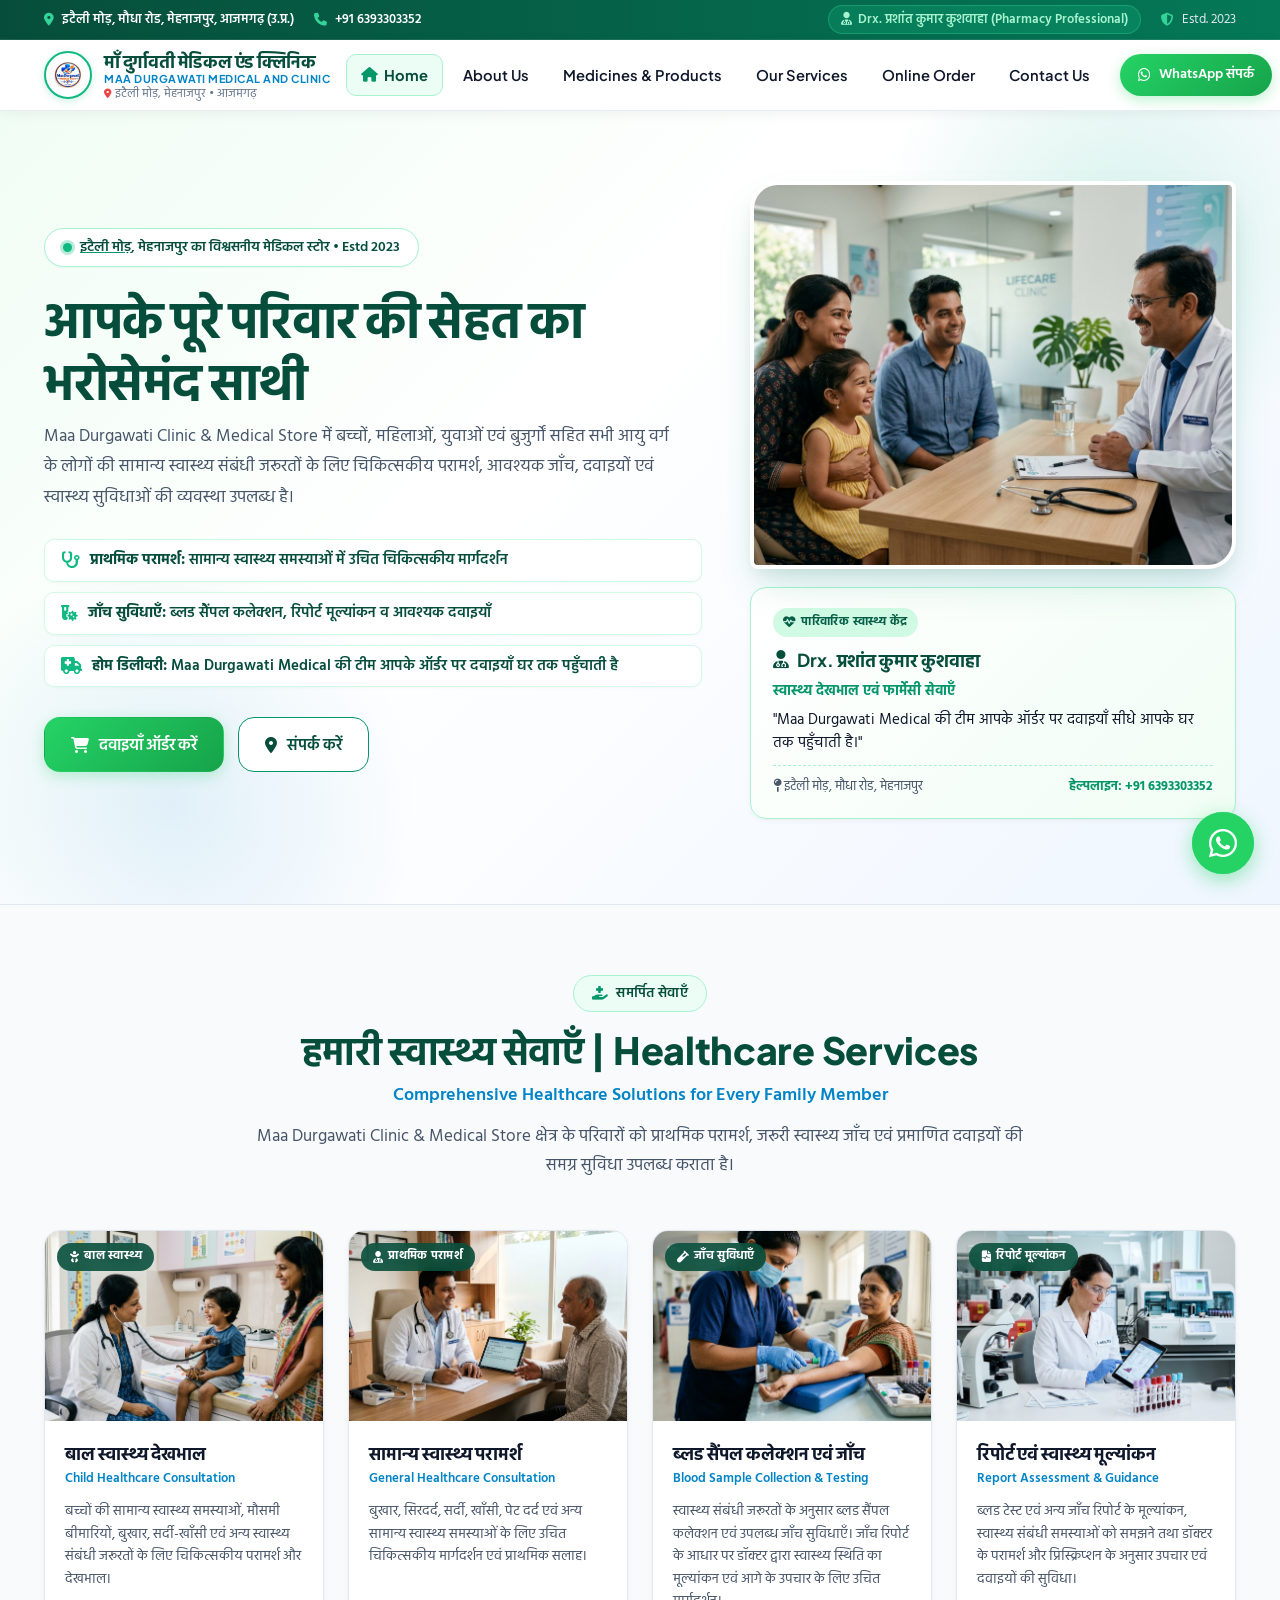
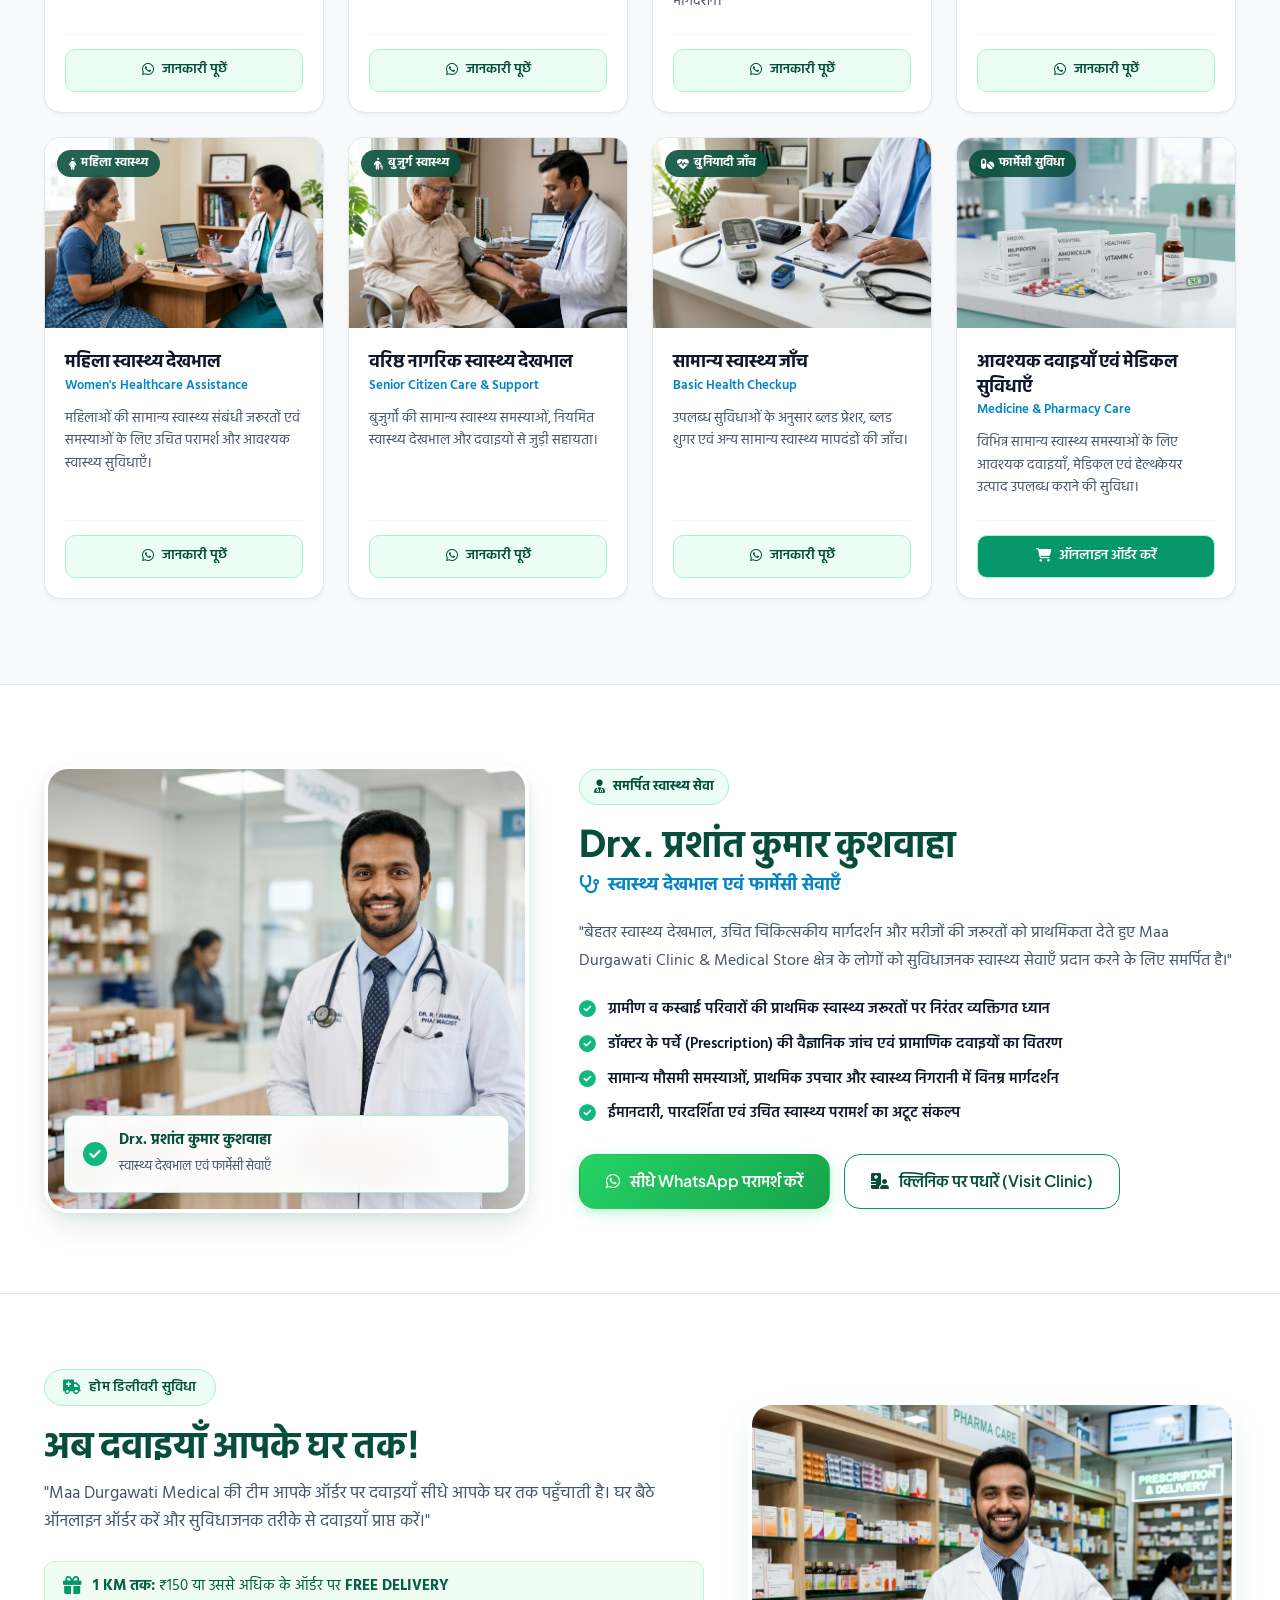
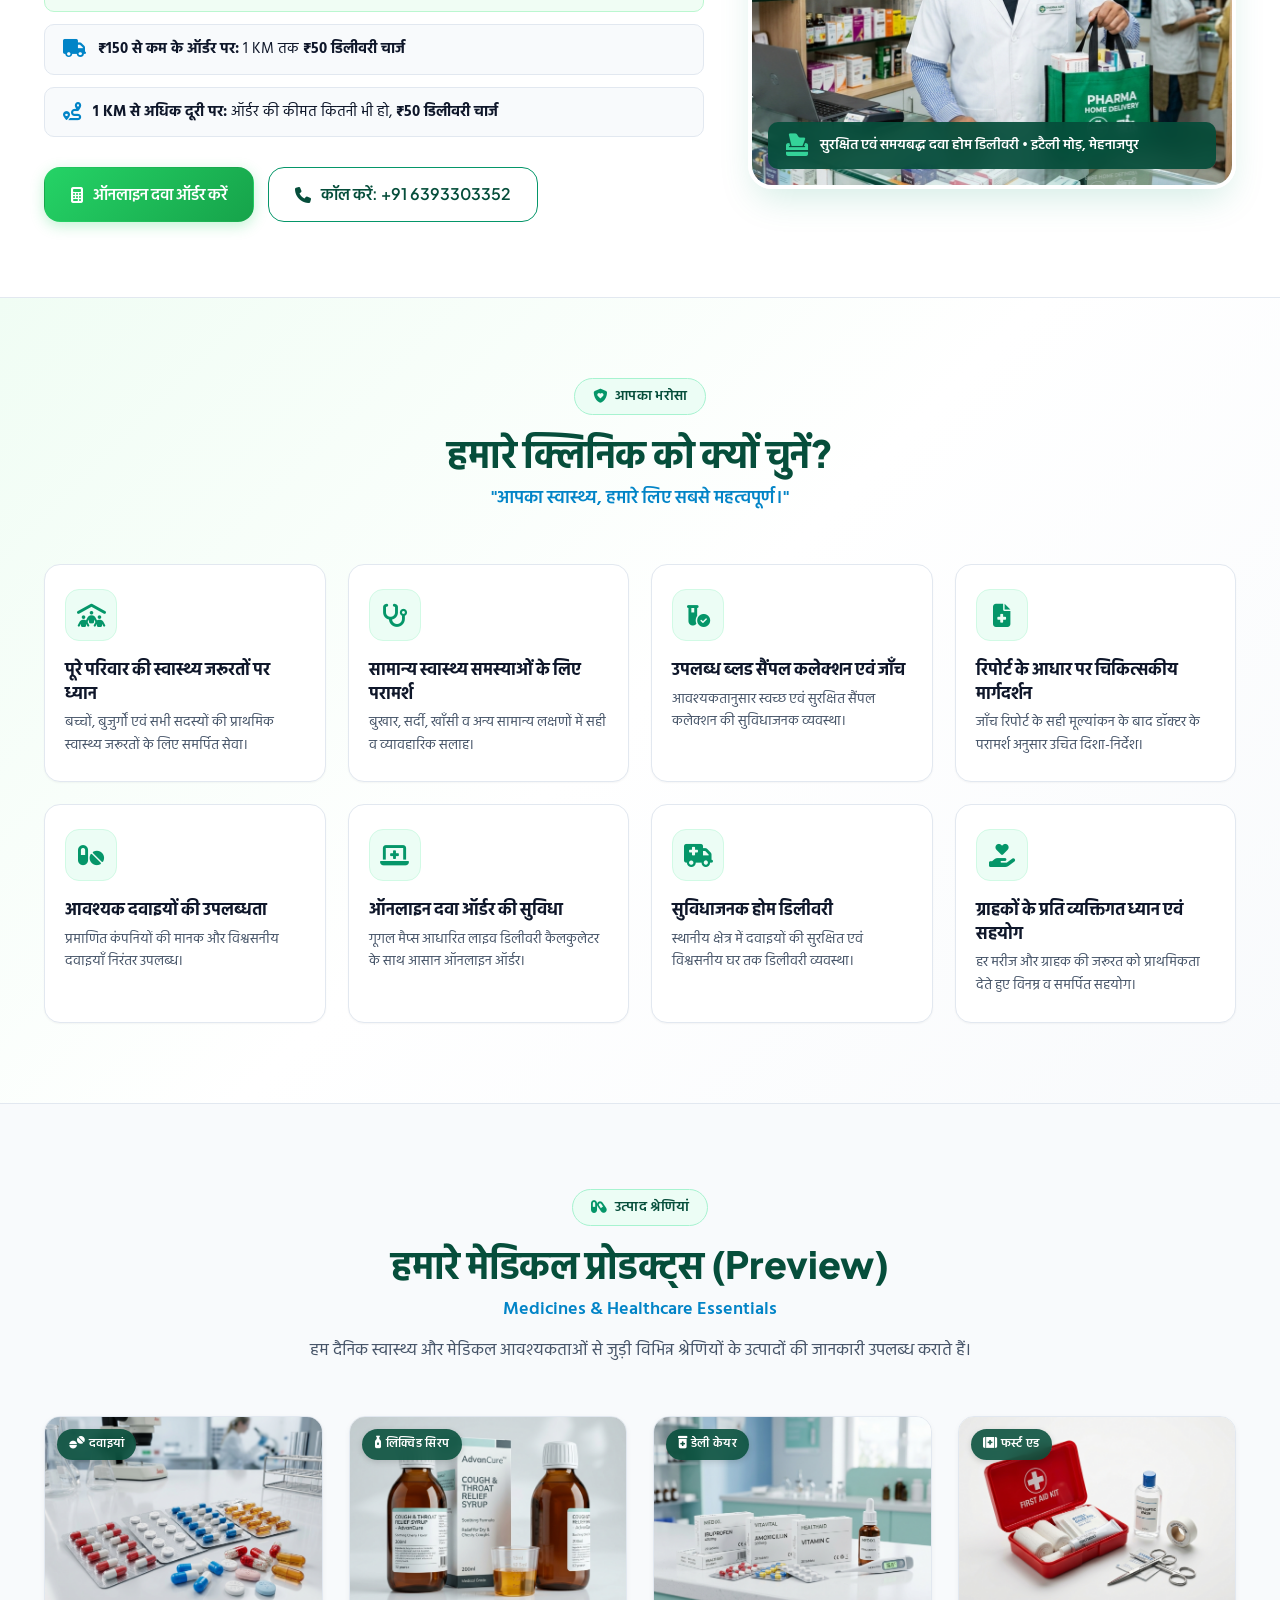
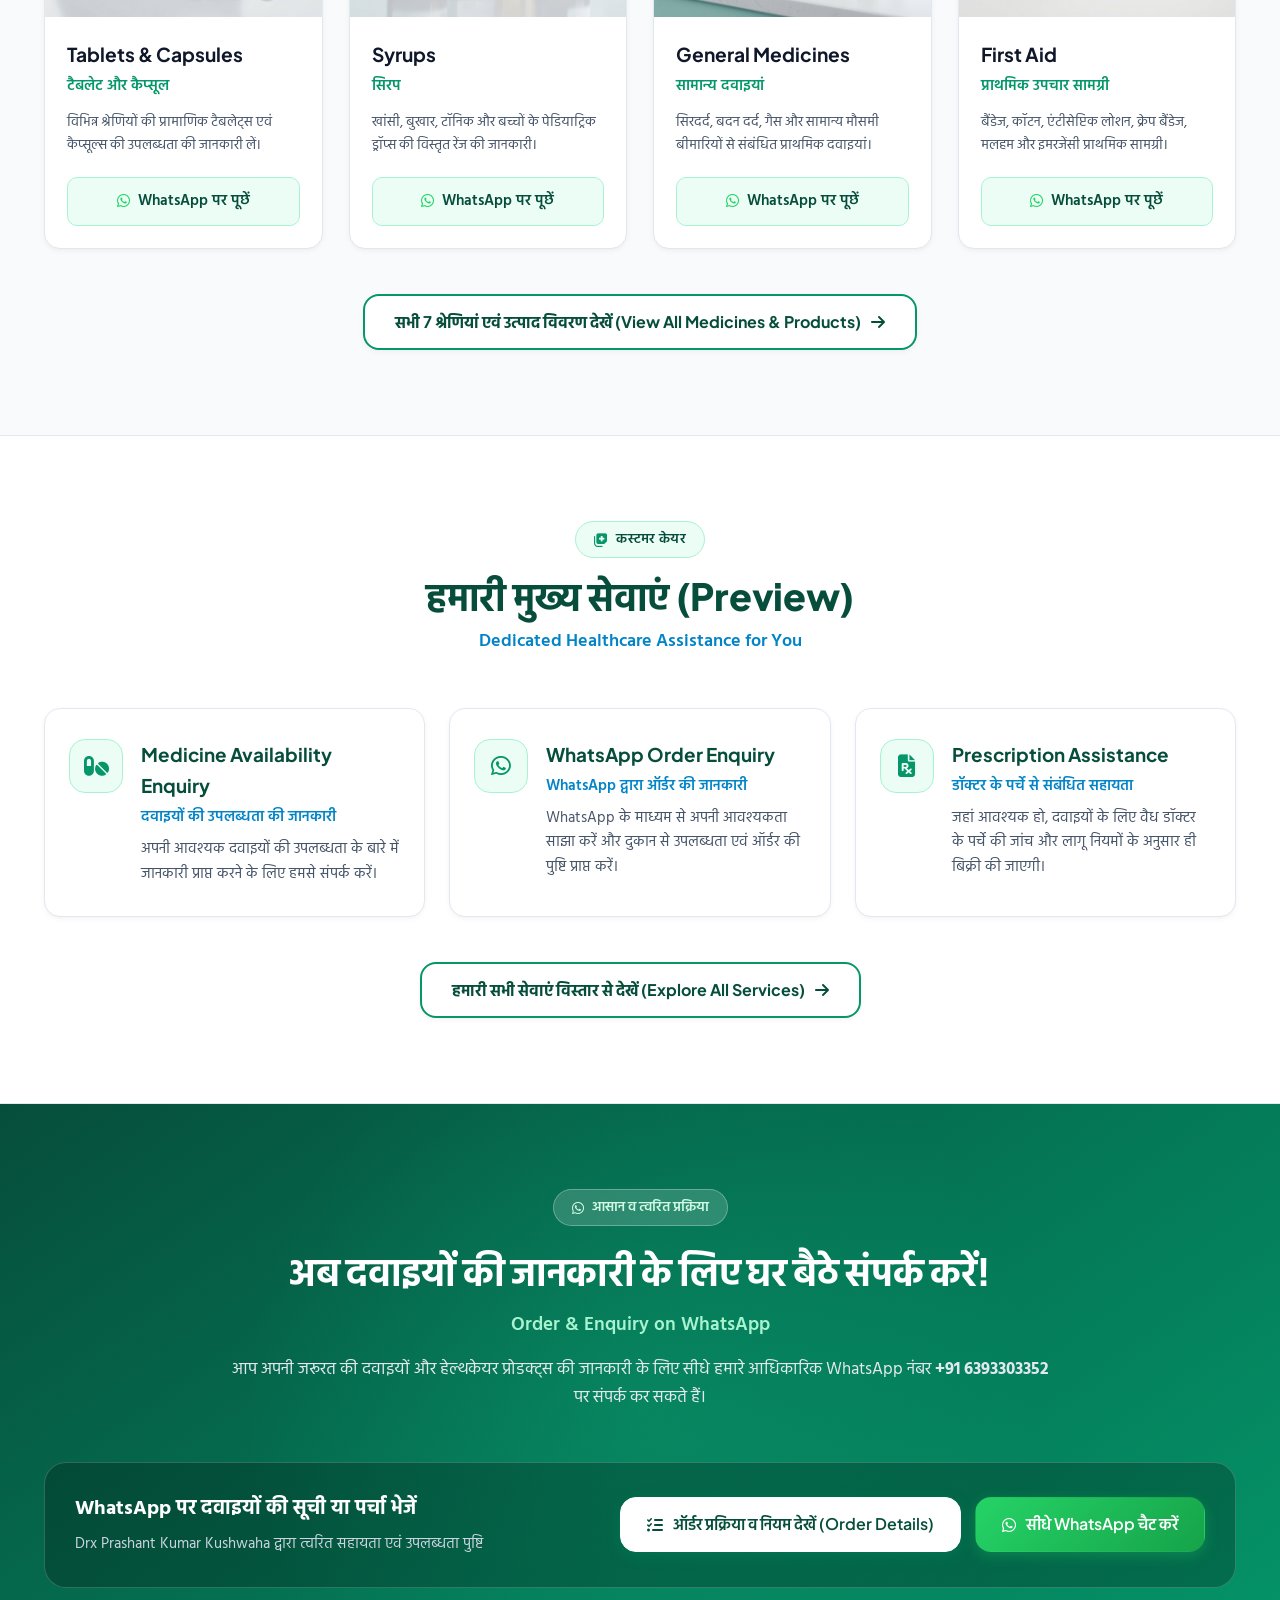
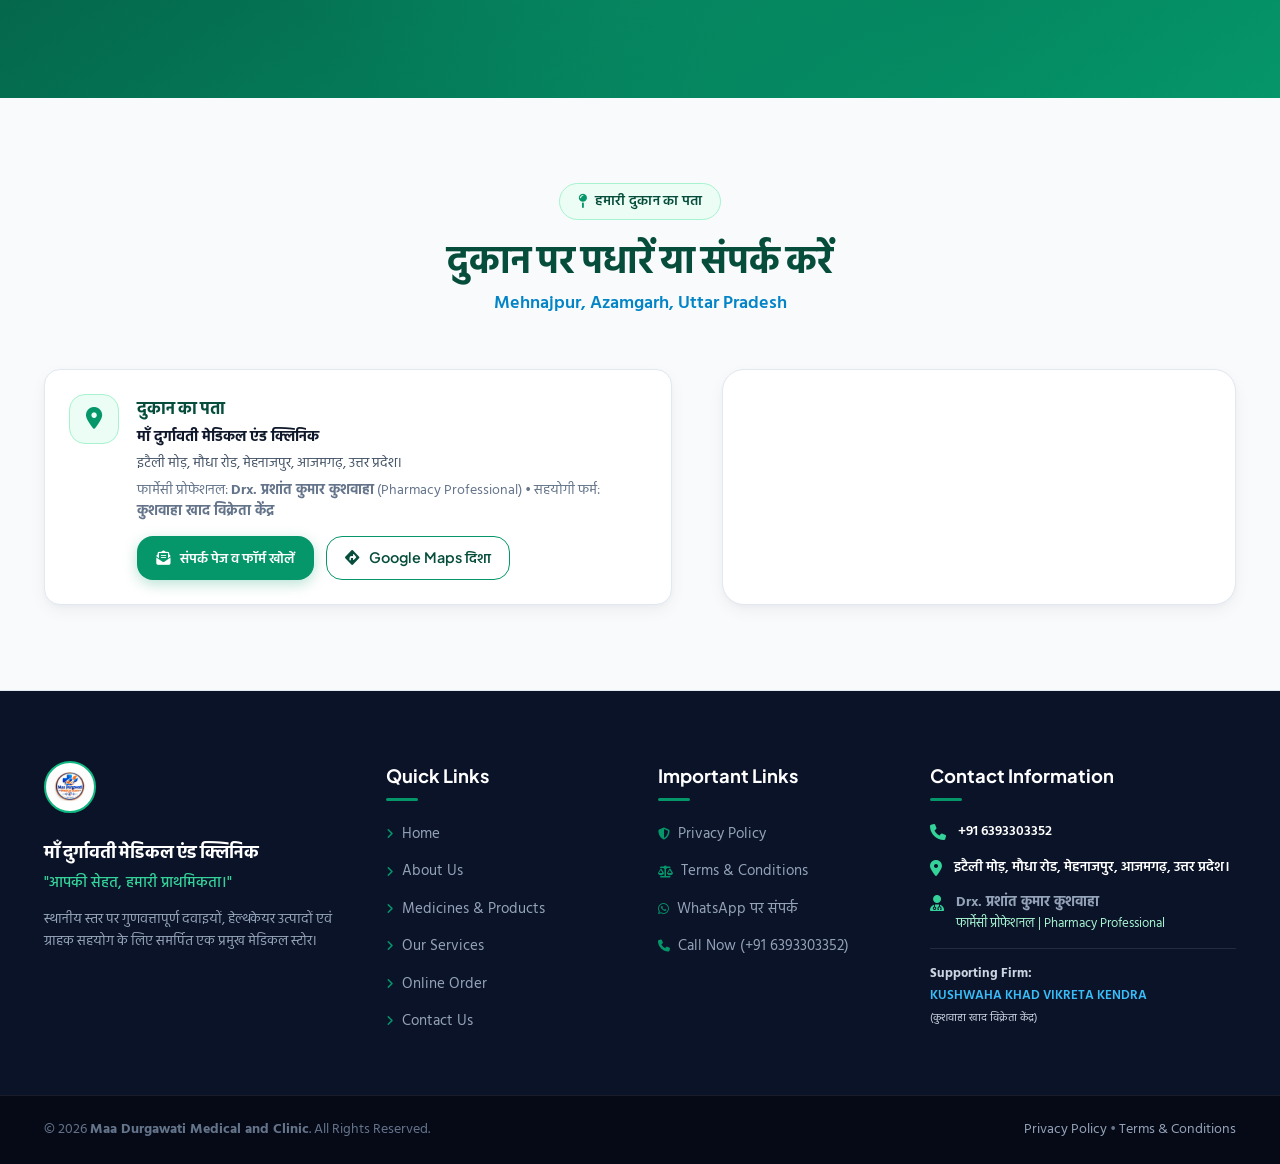
<file: index.html>
<!DOCTYPE html>
<html lang="hi">
<head>
  <meta charset="UTF-8">
  <meta name="viewport" content="width=device-width, initial-scale=1.0">
  <title>माँ दुर्गावती मेडिकल एंड क्लिनिक | Maa Durgawati Medical &amp; Clinic - Mehnajpur, Azamgarh</title>
  
  <!-- SEO & Social Meta Tags -->
  <meta name="description" content="माँ दुर्गावती मेडिकल एंड क्लिनिक (Maa Durgawati Medical and Clinic), इटैली मोड़, मौधा रोड, मेहनाजपुर, आजमगढ़। दवाइयों एवं हेल्थकेयर प्रोडक्ट्स की जानकारी के लिए WhatsApp या कॉल पर संपर्क करें।">
  <meta name="keywords" content="Maa Durgawati Medical, माँ दुर्गावती मेडिकल स्टोर, Mehnajpur medical store, Azamgarh pharmacy, Drx Prashant Kumar Kushwaha, Itaily Moad, Kushwaha Khad Vikreta Kendra">
  <meta name="author" content="Maa Durgawati Medical and Clinic">
  
  <meta property="og:type" content="website">
  <meta property="og:title" content="माँ दुर्गावती मेडिकल एंड क्लिनिक | Mehnajpur, Azamgarh">
  <meta property="og:description" content="आपकी सेहत, हमारी प्राथमिकता! दवाइयों एवं हेल्थकेयर प्रोडक्ट्स की जानकारी और उपलब्धता के लिए संपर्क करें।">
  <meta property="og:image" content="assets/logo.jpg">
  
  <!-- Favicon -->
  <link rel="icon" type="image/svg+xml" href="assets/favicon.svg">
  
  <!-- Google Fonts: Hind, Noto Sans Devanagari, Plus Jakarta Sans -->
  <link rel="preconnect" href="https://fonts.googleapis.com">
  <link rel="preconnect" href="https://fonts.gstatic.com" crossorigin>
  <link href="https://fonts.googleapis.com/css2?family=Hind:wght@400;500;600;700&family=Noto+Sans+Devanagari:wght@400;500;600;700&family=Plus+Jakarta+Sans:wght@400;500;600;700;800&display=swap" rel="stylesheet">
  
  <!-- Font Awesome 6 Icons -->
  <link rel="stylesheet" href="https://cdnjs.cloudflare.com/ajax/libs/font-awesome/6.5.1/css/all.min.css">
  
  <!-- Stylesheet -->
  <link rel="stylesheet" href="css/style.css">
</head>
<body>

  <!-- Top Announcement Bar -->
  <div class="top-bar">
    <div class="container top-bar-content">
      <div class="top-bar-info">
        <div class="top-bar-item">
          <i class="fa-solid fa-location-dot"></i>
          <a href="https://www.google.com/maps/place/Maa+Durgawati+Clinic+and+Medical+Store/@25.6872601,83.0952407,56m/data=!3m1!1e3!4m6!3m5!1s0x3991db16aa63c009:0x560fa03325085ea8!8m2!3d25.6871785!4d83.0952048!16s%2Fg%2F11vxgr2db2" target="_blank" rel="noopener noreferrer">इटैली मोड़, मौधा रोड, मेहनाजपुर, आजमगढ़ (उ.प्र.)</a>
        </div>
        <div class="top-bar-item">
          <i class="fa-solid fa-phone"></i>
          <a href="tel:+916393303352">+91 6393303352</a>
        </div>
      </div>
      <div class="top-bar-info">
        <span class="top-bar-badge"><i class="fa-solid fa-user-doctor"></i> Drx. प्रशांत कुमार कुशवाहा (Pharmacy Professional)</span>
        <span class="top-bar-item"><i class="fa-solid fa-shield-halved"></i> Estd. 2023</span>
      </div>
    </div>
  </div>

  <!-- Sticky Site Header (Redesigned) -->
  <header class="site-header">
    <div class="container header-inner">
      <a href="index.html" class="brand-logo" aria-label="Maa Durgawati Medical and Clinic Home">
        <img src="assets/logo.jpg" alt="माँ दुर्गावती मेडिकल स्टोर Logo" class="official-logo-img">
        <div class="brand-text-block">
          <span class="brand-title-hi">माँ दुर्गावती मेडिकल एंड क्लिनिक</span>
          <span class="brand-title-en">MAA DURGAWATI MEDICAL AND CLINIC</span>
          <span class="brand-tagline-sub">
            <i class="fa-solid fa-location-dot"></i> इटैली मोड़, मेहनाजपुर • आजमगढ़
          </span>
        </div>
      </a>

      <!-- Desktop & Mobile Navigation Menu -->
      <nav class="nav-menu" id="navMenu" aria-label="Primary Navigation">
        <a href="index.html" class="nav-link active"><i class="fa-solid fa-house"></i> Home</a>
        <a href="about.html" class="nav-link">About Us</a>
        <a href="medicines.html" class="nav-link">Medicines &amp; Products</a>
        <a href="services.html" class="nav-link">Our Services</a>
        <a href="online-order.html" class="nav-link">Online Order</a>
        <a href="contact.html" class="nav-link">Contact Us</a>
        
        <div class="mobile-nav-cta">
          <a href="https://wa.me/916393303352?text=%E0%A4%A8%E0%A4%AE%E0%A4%B8%E0%A5%8D%E0%A4%A4%E0%A5%87%2C%20%E0%A4%AE%E0%A5%81%E0%A4%9D%E0%A5%87%20%E0%A4%AE%E0%A4%BE%E0%A4%81%20%E0%A4%A6%E0%A5%81%E0%A4%B0%E0%A5%8D%E0%A4%97%E0%A4%BE%E0%A4%B5%E0%A4%A4%E0%A5%80%20%E0%A4%AE%E0%A5%87%E0%A4%A1%E0%A4%BF%E0%A4%95%E0%A4%B2%20%E0%A4%8F%E0%A4%82%E0%A4%A1%20%E0%A4%95%E0%A5%8D%E0%A4%B2%E0%A4%BF%E0%A4%A8%E0%A4%BF%E0%A4%95%20%E0%A4%B8%E0%A5%87%20%E0%A4%A6%E0%A4%B5%E0%A4%BE%E0%A4%87%E0%A4%AF%E0%A5%8B%E0%A4%82%20%E0%A4%95%E0%A5%80%20%E0%A4%9C%E0%A4%BE%E0%A4%A8%E0%A4%95%E0%A4%BE%E0%A4%B0%E0%A5%80%20%E0%A4%9A%E0%A4%BE%E0%A4%B9%E0%A4%BF%E0%A4%8F%E0%A5%A4" target="_blank" rel="noopener noreferrer" class="btn btn-whatsapp">
            <i class="fa-brands fa-whatsapp"></i> WhatsApp संपर्क
          </a>
          <a href="tel:+916393303352" class="btn btn-primary">
            <i class="fa-solid fa-phone"></i> कॉल करें: +91 6393303352
          </a>
        </div>
      </nav>

      <!-- Rightmost WhatsApp Action -->
      <div class="header-actions">
        <a href="https://wa.me/916393303352?text=%E0%A4%A8%E0%A4%AE%E0%A4%B8%E0%A5%8D%E0%A4%A4%E0%A5%87%2C%20%E0%A4%AE%E0%A5%81%E0%A4%9D%E0%A5%87%20%E0%A4%AE%E0%A4%BE%E0%A4%81%20%E0%A4%A6%E0%A5%81%E0%A4%B0%E0%A5%8D%E0%A4%97%E0%A4%BE%E0%A4%B5%E0%A4%A4%E0%A5%80%20%E0%A4%AE%E0%A5%87%E0%A4%A1%E0%A4%BF%E0%A4%95%E0%A4%B2%20%E0%A4%8F%E0%A4%82%E0%A4%A1%20%E0%A4%95%E0%A5%8D%E0%A4%B2%E0%A4%BF%E0%A4%A8%E0%A4%BF%E0%A4%95%20%E0%A4%B8%E0%A5%87%20%E0%A4%A6%E0%A4%B5%E0%A4%BE%E0%A4%87%E0%A4%AF%E0%A5%8B%E0%A4%82%20%E0%A4%95%E0%A5%80%20%E0%A4%9C%E0%A4%BE%E0%A4%A8%E0%A4%95%E0%A4%BE%E0%A4%B0%E0%A5%80%20%E0%A4%9A%E0%A4%BE%E0%A4%B9%E0%A4%BF%E0%A4%8F%E0%A5%A4" target="_blank" rel="noopener noreferrer" class="btn-header-wa">
          <i class="fa-brands fa-whatsapp"></i>
          <span>WhatsApp संपर्क</span>
        </a>
        <button class="mobile-toggle" id="mobileToggle" aria-label="Toggle navigation" aria-expanded="false">
          <i class="fa-solid fa-bars"></i>
        </button>
      </div>
    </div>
  </header>

  <main>
    <!-- ==========================================
         HERO SECTION
         ========================================== -->
    <!-- ==========================================
         HERO SECTION (FAMILY HEALTHCARE FOCUS)
         ========================================== -->
    <section class="hero-editorial-section">
      <div class="hero-glow-1"></div>
      <div class="hero-glow-2"></div>
      
      <div class="container hero-editorial-grid">
        <div class="hero-editorial-content">
          <div class="hero-live-pill">
            <span class="live-dot"></span>
            <span><a href="https://www.google.com/maps/place/Maa+Durgawati+Clinic+and+Medical+Store/@25.6872601,83.0952407,56m/data=!3m1!1e3!4m6!3m5!1s0x3991db16aa63c009:0x560fa03325085ea8!8m2!3d25.6871785!4d83.0952048!16s%2Fg%2F11vxgr2db2" target="_blank" rel="noopener noreferrer" style="color: inherit; text-decoration: underline; text-decoration-color: var(--primary-color);">इटैली मोड़</a>, मेहनाजपुर का विश्वसनीय मेडिकल स्टोर • Estd 2023</span>
          </div>
          
          <h1 class="hero-editorial-title">आपके पूरे परिवार की सेहत का भरोसेमंद साथी</h1>
          
          <p class="hero-editorial-desc">
            Maa Durgawati Clinic &amp; Medical Store में बच्चों, महिलाओं, युवाओं एवं बुजुर्गों सहित सभी आयु वर्ग के लोगों की सामान्य स्वास्थ्य संबंधी जरूरतों के लिए चिकित्सकीय परामर्श, आवश्यक जाँच, दवाइयों एवं स्वास्थ्य सुविधाओं की व्यवस्था उपलब्ध है।
          </p>

          <div class="hero-delivery-highlights">
            <div class="hero-highlight-pill">
              <i class="fa-solid fa-stethoscope"></i>
              <span><strong>प्राथमिक परामर्श:</strong> सामान्य स्वास्थ्य समस्याओं में उचित चिकित्सकीय मार्गदर्शन</span>
            </div>
            <div class="hero-highlight-pill">
              <i class="fa-solid fa-vial-virus"></i>
              <span><strong>जाँच सुविधाएँ:</strong> ब्लड सैंपल कलेक्शन, रिपोर्ट मूल्यांकन व आवश्यक दवाइयाँ</span>
            </div>
            <div class="hero-highlight-pill">
              <i class="fa-solid fa-truck-medical"></i>
              <span><strong>होम डिलीवरी:</strong> Maa Durgawati Medical की टीम आपके ऑर्डर पर दवाइयाँ घर तक पहुँचाती है</span>
            </div>
          </div>
          
          <div class="hero-editorial-actions">
            <a href="online-order.html" class="btn btn-whatsapp">
              <i class="fa-solid fa-cart-shopping"></i> दवाइयाँ ऑर्डर करें
            </a>
            <a href="contact.html" class="btn btn-outline">
              <i class="fa-solid fa-location-dot"></i> संपर्क करें
            </a>
          </div>
        </div>

        <div class="hero-editorial-visual">
          <div class="hero-visual-frame">
            <img src="assets/images/healthcare/clinic-hero-family.jpg" alt="Maa Durgawati Clinic - पारिवारिक स्वास्थ्य परामर्श एवं क्लिनिक" width="800" height="450" loading="eager">
          </div>
          
          <div class="hero-editorial-delivery-banner">
            <div class="delivery-banner-badge">
              <i class="fa-solid fa-heart-pulse"></i> पारिवारिक स्वास्थ्य केंद्र
            </div>
            <h4>
              <i class="fa-solid fa-user-doctor"></i> Drx. प्रशांत कुमार कुशवाहा
            </h4>
            <span style="color: var(--primary-color); font-weight: 700; font-size: 0.88rem; display: block; margin-bottom: 6px;">
              स्वास्थ्य देखभाल एवं फार्मेसी सेवाएँ
            </span>
            <p>
              "Maa Durgawati Medical की टीम आपके ऑर्डर पर दवाइयाँ सीधे आपके घर तक पहुँचाती है।"
            </p>
            <div class="delivery-banner-footer">
              <span><i class="fa-solid fa-map-pin"></i> इटैली मोड़, मौधा रोड, मेहनाजपुर</span>
              <span><strong>हेल्पलाइन: +91 6393303352</strong></span>
            </div>
          </div>
        </div>
      </div>
    </section>

    <!-- ==========================================
         HEALTHCARE SERVICES SECTION (8 Services Grid)
         ========================================== -->
    <section class="healthcare-services-section">
      <div class="container">
        <div class="section-header">
          <span class="section-badge"><i class="fa-solid fa-hand-holding-medical"></i> समर्पित सेवाएँ</span>
          <h2 class="section-title">हमारी स्वास्थ्य सेवाएँ | Healthcare Services</h2>
          <p class="section-subtitle">Comprehensive Healthcare Solutions for Every Family Member</p>
          <p class="section-desc">
            Maa Durgawati Clinic &amp; Medical Store क्षेत्र के परिवारों को प्राथमिक परामर्श, जरूरी स्वास्थ्य जाँच एवं प्रमाणित दवाइयों की समग्र सुविधा उपलब्ध कराता है।
          </p>
        </div>

        <div class="healthcare-services-grid">
          <!-- Service 1 -->
          <div class="healthcare-service-card">
            <div class="service-card-img-wrap">
              <img src="assets/images/healthcare/child-healthcare.jpg" alt="बाल स्वास्थ्य देखभाल Child Healthcare" loading="lazy">
              <span class="service-card-badge"><i class="fa-solid fa-baby"></i> बाल स्वास्थ्य</span>
            </div>
            <div class="service-card-body">
              <h3>बाल स्वास्थ्य देखभाल</h3>
              <span class="service-en-title">Child Healthcare Consultation</span>
              <p>बच्चों की सामान्य स्वास्थ्य समस्याओं, मौसमी बीमारियों, बुखार, सर्दी-खाँसी एवं अन्य स्वास्थ्य संबंधी जरूरतों के लिए चिकित्सकीय परामर्श और देखभाल।</p>
              <div class="service-card-footer">
                <a href="https://wa.me/916393303352?text=%E0%A4%A8%E0%A4%AE%E0%A4%B8%E0%A5%8D%E0%A4%A4%E0%A5%87%20Drx%20%E0%A4%AA%E0%A5%8D%E0%A4%B0%E0%A4%B6%E0%A4%BE%E0%A4%82%E0%A4%A4%20%E0%A4%9C%E0%A5%80%2C%20%E0%A4%AE%E0%A5%81%E0%A4%9D%E0%A5%87%20%E0%A4%AC%E0%A4%BE%E0%A4%B2%20%E0%A4%B8%E0%A5%8D%E0%A4%Val%E0%A4%BE%E0%A4%B8%E0%A5%8D%E0%A4%A5%E0%A5%8D%E0%A4%AF%20%E0%A4%A6%E0%A5%87%E0%A4%96%E0%A4%AD%E0%A4%BE%E0%A4%B2%20%E0%A4%95%E0%A5%87%20%E0%A4%B8%E0%A4%82%E0%A4%AC%E0%A4%82%E0%A4%A7%20%E0%A4%AE%E0%A5%87%E0%A4%82%20%E0%A4%9C%E0%A4%BE%E0%A4%A8%E0%A4%95%E0%A4%BE%E0%A4%B0%E0%A5%80%20%E0%A4%9A%E0%A4%BE%E0%A4%B9%E0%A4%BF%E0%A4%8F%E0%A5%A4" target="_blank" rel="noopener noreferrer" class="btn-service-enquire">
                  <i class="fa-brands fa-whatsapp"></i> जानकारी पूछें
                </a>
              </div>
            </div>
          </div>

          <!-- Service 2 -->
          <div class="healthcare-service-card">
            <div class="service-card-img-wrap">
              <img src="assets/images/healthcare/general-healthcare.jpg" alt="सामान्य स्वास्थ्य परामर्श General Healthcare" loading="lazy">
              <span class="service-card-badge"><i class="fa-solid fa-user-doctor"></i> प्राथमिक परामर्श</span>
            </div>
            <div class="service-card-body">
              <h3>सामान्य स्वास्थ्य परामर्श</h3>
              <span class="service-en-title">General Healthcare Consultation</span>
              <p>बुखार, सिरदर्द, सर्दी, खाँसी, पेट दर्द एवं अन्य सामान्य स्वास्थ्य समस्याओं के लिए उचित चिकित्सकीय मार्गदर्शन एवं प्राथमिक सलाह।</p>
              <div class="service-card-footer">
                <a href="https://wa.me/916393303352?text=%E0%A4%A8%E0%A4%AE%E0%A4%B8%E0%A5%8D%E0%A4%A4%E0%A5%87%20Drx%20%E0%A4%AA%E0%A5%8D%E0%A4%B0%E0%A4%B6%E0%A4%BE%E0%A4%82%E0%A4%A4%20%E0%A4%9C%E0%A5%80%2C%20%E0%A4%AE%E0%A5%81%E0%A4%9D%E0%A5%87%20%E0%A4%B8%E0%A4%BE%E0%A4%AE%E0%A4%BE%E0%A4%A8%E0%A5%8D%E0%A4%AF%20%E0%A4%B8%E0%A5%8D%E0%A4%Val%E0%A4%BE%E0%A4%B8%E0%A5%8D%E0%A4%A5%E0%A5%8D%E0%A4%AF%20%E0%A4%AA%E0%A4%B0%E0%A4%BE%E0%A4%AE%E0%A4%B0%E0%A5%8D%E0%A4%B6%20%E0%A4%95%E0%A5%87%20%E0%A4%B2%E0%A4%BF%E0%A4%8F%20%E0%A4%B8%E0%A4%82%E0%A4%AA%E0%A4%B0%E0%A5%8D%E0%A4%95%20%E0%A4%95%E0%A4%B0%E0%A4%A8%E0%A4%BE%20%E0%A4%B9%E0%A5%88%E0%A5%A4" target="_blank" rel="noopener noreferrer" class="btn-service-enquire">
                  <i class="fa-brands fa-whatsapp"></i> जानकारी पूछें
                </a>
              </div>
            </div>
          </div>

          <!-- Service 3 -->
          <div class="healthcare-service-card">
            <div class="service-card-img-wrap">
              <img src="assets/images/healthcare/blood-sample-collection.jpg" alt="ब्लड सैंपल कलेक्शन एवं जाँच Blood Sample Collection & Testing" loading="lazy">
              <span class="service-card-badge"><i class="fa-solid fa-vial"></i> जाँच सुविधाएँ</span>
            </div>
            <div class="service-card-body">
              <h3>ब्लड सैंपल कलेक्शन एवं जाँच</h3>
              <span class="service-en-title">Blood Sample Collection &amp; Testing</span>
              <p>स्वास्थ्य संबंधी जरूरतों के अनुसार ब्लड सैंपल कलेक्शन एवं उपलब्ध जाँच सुविधाएँ। जाँच रिपोर्ट के आधार पर डॉक्टर द्वारा स्वास्थ्य स्थिति का मूल्यांकन एवं आगे के उपचार के लिए उचित मार्गदर्शन।</p>
              <div class="service-card-footer">
                <a href="https://wa.me/916393303352?text=%E0%A4%A8%E0%A4%AE%E0%A4%B8%E0%A5%8D%E0%A4%A4%E0%A5%87%20Drx%20%E0%A4%AA%E0%A5%8D%E0%A4%B0%E0%A4%B6%E0%A4%BE%E0%A4%82%E0%A4%A4%20%E0%A4%9C%E0%A5%80%2C%20%E0%A4%AE%E0%A5%81%E0%A4%9D%E0%A5%87%20%E0%A4%AC%E0%A5%8D%E0%A4%B2%E0%A4%A1%20%E0%A4%B8%E0%A5%88%E0%A4%82%E0%A4%AA%E0%A4%B2%20%E0%A4%95%E0%A4%B2%E0%A5%87%E0%A4%95%E0%A5%8D%E0%A4%B6%E0%A4%A8%20%E0%A4%95%E0%A5%80%20%E0%A4%9C%E0%A4%BE%E0%A4%A8%E0%A4%95%E0%A4%BE%E0%A4%B0%E0%A5%80%20%E0%A4%9A%E0%A4%BE%E0%A4%B9%E0%A4%BF%E0%A4%8F%E0%A5%A4" target="_blank" rel="noopener noreferrer" class="btn-service-enquire">
                  <i class="fa-brands fa-whatsapp"></i> जानकारी पूछें
                </a>
              </div>
            </div>
          </div>

          <!-- Service 4 -->
          <div class="healthcare-service-card">
            <div class="service-card-img-wrap">
              <img src="assets/images/healthcare/report-assessment.jpg" alt="रिपोर्ट एवं स्वास्थ्य मूल्यांकन Report Assessment" loading="lazy">
              <span class="service-card-badge"><i class="fa-solid fa-file-waveform"></i> रिपोर्ट मूल्यांकन</span>
            </div>
            <div class="service-card-body">
              <h3>रिपोर्ट एवं स्वास्थ्य मूल्यांकन</h3>
              <span class="service-en-title">Report Assessment &amp; Guidance</span>
              <p>ब्लड टेस्ट एवं अन्य जाँच रिपोर्ट के मूल्यांकन, स्वास्थ्य संबंधी समस्याओं को समझने तथा डॉक्टर के परामर्श और प्रिस्क्रिप्शन के अनुसार उपचार एवं दवाइयों की सुविधा।</p>
              <div class="service-card-footer">
                <a href="https://wa.me/916393303352?text=%E0%A4%A8%E0%A4%AE%E0%A4%B8%E0%A5%8D%E0%A4%A4%E0%A5%87%20Drx%20%E0%A4%AA%E0%A5%8D%E0%A4%B0%E0%A4%B6%E0%A4%BE%E0%A4%82%E0%A4%A4%20%E0%A4%9C%E0%A5%80%2C%20%E0%A4%AE%E0%A5%81%E0%A4%9D%E0%A5%87%20%E0%A4%9C%E0%A4%BE%E0%A4%81%E0%A4%9A%20%E0%A4%B0%E0%A4%BF%E0%A4%AA%E0%A5%8B%E0%A4%B0%E0%A5%8D%E0%A4%9F%20%E0%A4%AE%E0%A5%82%E0%A4%B2%E0%A5%8D%E0%A4%AF%E0%A4%BE%E0%A4%82%E0%A4%95%E0%A4%A8%20%E0%A4%B8%E0%A4%82%E0%A4%AC%E0%A4%82%E0%A4%A7%E0%A5%80%20%E0%A4%B8%E0%A4%B2%E0%A4%BE%E0%A4%B9%20%E0%A4%9A%E0%A4%BE%E0%A4%B9%E0%A4%BF%E0%A4%8F%E0%A5%A4" target="_blank" rel="noopener noreferrer" class="btn-service-enquire">
                  <i class="fa-brands fa-whatsapp"></i> जानकारी पूछें
                </a>
              </div>
            </div>
          </div>

          <!-- Service 5 -->
          <div class="healthcare-service-card">
            <div class="service-card-img-wrap">
              <img src="assets/images/healthcare/womens-healthcare.jpg" alt="महिला स्वास्थ्य देखभाल Women's Healthcare" loading="lazy">
              <span class="service-card-badge"><i class="fa-solid fa-person-dress"></i> महिला स्वास्थ्य</span>
            </div>
            <div class="service-card-body">
              <h3>महिला स्वास्थ्य देखभाल</h3>
              <span class="service-en-title">Women's Healthcare Assistance</span>
              <p>महिलाओं की सामान्य स्वास्थ्य संबंधी जरूरतों एवं समस्याओं के लिए उचित परामर्श और आवश्यक स्वास्थ्य सुविधाएँ।</p>
              <div class="service-card-footer">
                <a href="https://wa.me/916393303352?text=%E0%A4%A8%E0%A4%AE%E0%A4%B8%E0%A5%8D%E0%A4%A4%E0%A5%87%20Drx%20%E0%A4%AA%E0%A5%8D%E0%A4%B0%E0%A4%B6%E0%A4%BE%E0%A4%82%E0%A4%A4%20%E0%A4%9C%E0%A5%80%2C%20%E0%A4%AE%E0%A5%81%E0%A4%9D%E0%A5%87%20%E0%A4%AE%E0%A4%B9%E0%A4%BF%E0%A4%B2%E0%A4%BE%20%E0%A4%B8%E0%A5%8D%E0%A4%Val%E0%A4%BE%E0%A4%B8%E0%A5%8D%E0%A4%A5%E0%A5%8D%E0%A4%AF%20%E0%A4%B8%E0%A5%87%E0%A4%B5%E0%A4%BE%E0%A4%93%E0%A4%82%20%E0%A4%95%E0%A5%80%20%E0%A4%9C%E0%A4%BE%E0%A4%A8%E0%A4%95%E0%A4%BE%E0%A4%B0%E0%A5%80%20%E0%A4%9A%E0%A4%BE%E0%A4%B9%E0%A4%BF%E0%A4%8F%E0%A5%A4" target="_blank" rel="noopener noreferrer" class="btn-service-enquire">
                  <i class="fa-brands fa-whatsapp"></i> जानकारी पूछें
                </a>
              </div>
            </div>
          </div>

          <!-- Service 6 -->
          <div class="healthcare-service-card">
            <div class="service-card-img-wrap">
              <img src="assets/images/healthcare/senior-citizen-care.jpg" alt="वरिष्ठ नागरिक स्वास्थ्य देखभाल Senior Citizen Care" loading="lazy">
              <span class="service-card-badge"><i class="fa-solid fa-person-cane"></i> बुजुर्ग स्वास्थ्य</span>
            </div>
            <div class="service-card-body">
              <h3>वरिष्ठ नागरिक स्वास्थ्य देखभाल</h3>
              <span class="service-en-title">Senior Citizen Care &amp; Support</span>
              <p>बुजुर्गों की सामान्य स्वास्थ्य समस्याओं, नियमित स्वास्थ्य देखभाल और दवाइयों से जुड़ी सहायता।</p>
              <div class="service-card-footer">
                <a href="https://wa.me/916393303352?text=%E0%A4%A8%E0%A4%AE%E0%A4%B8%E0%A5%8D%E0%A4%A4%E0%A5%87%20Drx%20%E0%A4%AA%E0%A5%8D%E0%A4%B0%E0%A4%B6%E0%A4%BE%E0%A4%82%E0%A4%A4%20%E0%A4%9C%E0%A5%80%2C%20%E0%A4%AE%E0%A5%81%E0%A4%9D%E0%A5%87%20%E0%A4%B5%E0%A4%B0%E0%A4%BF%E0%A4%B7%E0%A5%8D%E0%A4%A0%20%E0%A4%A8%E0%A4%BE%E0%A4%97%E0%A4%B0%E0%A4%BF%E0%A4%95%20%E0%A4%A6%E0%A5%87%E0%A4%96%E0%A4%AD%E0%A4%BE%E0%A4%B2%20%E0%A4%B8%E0%A4%82%E0%A4%AC%E0%A4%82%E0%A4%A7%E0%A5%80%20%E0%A4%9C%E0%A4%BE%E0%A4%A8%E0%A4%95%E0%A4%BE%E0%A4%B0%E0%A5%80%20%E0%A4%9A%E0%A4%BE%E0%A4%B9%E0%A4%BF%E0%A4%8F%E0%A5%A4" target="_blank" rel="noopener noreferrer" class="btn-service-enquire">
                  <i class="fa-brands fa-whatsapp"></i> जानकारी पूछें
                </a>
              </div>
            </div>
          </div>

          <!-- Service 7 -->
          <div class="healthcare-service-card">
            <div class="service-card-img-wrap">
              <img src="assets/images/healthcare/basic-health-checkup.jpg" alt="सामान्य स्वास्थ्य जाँच Basic Health Checkup" loading="lazy">
              <span class="service-card-badge"><i class="fa-solid fa-heart-pulse"></i> बुनियादी जाँच</span>
            </div>
            <div class="service-card-body">
              <h3>सामान्य स्वास्थ्य जाँच</h3>
              <span class="service-en-title">Basic Health Checkup</span>
              <p>उपलब्ध सुविधाओं के अनुसार ब्लड प्रेशर, ब्लड शुगर एवं अन्य सामान्य स्वास्थ्य मापदंडों की जाँच।</p>
              <div class="service-card-footer">
                <a href="https://wa.me/916393303352?text=%E0%A4%A8%E0%A4%AE%E0%A4%B8%E0%A5%8D%E0%A4%A4%E0%A5%87%20Drx%20%E0%A4%AA%E0%A5%8D%E0%A4%B0%E0%A4%B6%E0%A4%BE%E0%A4%82%E0%A4%A4%20%E0%A4%9C%E0%A5%80%2C%20%E0%A4%AE%E0%A5%81%E0%A4%9D%E0%A5%87%20BP%2F%E0%A4%B6%E0%A5%81%E0%A4%97%E0%A4%B0%20%E0%A4%B8%E0%A4%BE%E0%A4%AE%E0%A4%BE%E0%A4%A8%E0%A5%8D%E0%A4%AF%20%E0%A4%9C%E0%A4%BE%E0%A4%81%E0%A4%9A%20%E0%A4%95%E0%A5%80%20%E0%A4%9C%E0%A4%BE%E0%A4%A8%E0%A4%95%E0%A4%BE%E0%A4%B0%E0%A5%80%20%E0%A4%9A%E0%A4%BE%E0%A4%B9%E0%A4%BF%E0%A4%8F%E0%A5%A4" target="_blank" rel="noopener noreferrer" class="btn-service-enquire">
                  <i class="fa-brands fa-whatsapp"></i> जानकारी पूछें
                </a>
              </div>
            </div>
          </div>

          <!-- Service 8 -->
          <div class="healthcare-service-card">
            <div class="service-card-img-wrap">
              <img src="assets/images/general-medicines.jpg" alt="आवश्यक दवाइयाँ एवं मेडिकल सुविधाएँ Medicine & Pharmacy" loading="lazy">
              <span class="service-card-badge"><i class="fa-solid fa-pills"></i> फार्मेसी सुविधा</span>
            </div>
            <div class="service-card-body">
              <h3>आवश्यक दवाइयाँ एवं मेडिकल सुविधाएँ</h3>
              <span class="service-en-title">Medicine &amp; Pharmacy Care</span>
              <p>विभिन्न सामान्य स्वास्थ्य समस्याओं के लिए आवश्यक दवाइयाँ, मेडिकल एवं हेल्थकेयर उत्पाद उपलब्ध कराने की सुविधा।</p>
              <div class="service-card-footer">
                <a href="online-order.html" class="btn-service-enquire" style="background-color: var(--primary-color); color: #ffffff;">
                  <i class="fa-solid fa-cart-shopping"></i> ऑनलाइन ऑर्डर करें
                </a>
              </div>
            </div>
          </div>
        </div>
      </div>
    </section>

    <!-- ==========================================
         DOCTOR / CLINIC INTRODUCTION SECTION
         ========================================== -->
    <section class="doctor-clinic-intro-section">
      <div class="container">
        <div class="doctor-intro-grid">
          <div class="doctor-photo-card">
            <img src="assets/images/healthcare/doctor-clinic-intro.jpg" alt="Drx. प्रशांत कुमार कुशवाहा - स्वास्थ्य देखभाल एवं फार्मेसी सेवाएँ" width="600" height="440" loading="lazy">
            <div class="doctor-photo-badge">
              <i class="fa-solid fa-circle-check"></i>
              <div>
                <strong>Drx. प्रशांत कुमार कुशवाहा</strong>
                <span>स्वास्थ्य देखभाल एवं फार्मेसी सेवाएँ</span>
              </div>
            </div>
          </div>

          <div class="doctor-intro-content">
            <div class="doctor-lead-badge">
              <i class="fa-solid fa-user-doctor"></i> समर्पित स्वास्थ्य सेवा
            </div>
            <h2>Drx. प्रशांत कुमार कुशवाहा</h2>
            <div class="doctor-designation-sub">
              <i class="fa-solid fa-stethoscope"></i> स्वास्थ्य देखभाल एवं फार्मेसी सेवाएँ
            </div>
            <p class="doctor-bio-para">
              "बेहतर स्वास्थ्य देखभाल, उचित चिकित्सकीय मार्गदर्शन और मरीजों की जरूरतों को प्राथमिकता देते हुए Maa Durgawati Clinic &amp; Medical Store क्षेत्र के लोगों को सुविधाजनक स्वास्थ्य सेवाएँ प्रदान करने के लिए समर्पित है।"
            </p>

            <div class="doctor-commitments-list">
              <div class="commitment-item">
                <i class="fa-solid fa-circle-check"></i>
                <span>ग्रामीण व कस्बाई परिवारों की प्राथमिक स्वास्थ्य जरूरतों पर निरंतर व्यक्तिगत ध्यान</span>
              </div>
              <div class="commitment-item">
                <i class="fa-solid fa-circle-check"></i>
                <span>डॉक्टर के पर्चे (Prescription) की वैज्ञानिक जांच एवं प्रामाणिक दवाइयों का वितरण</span>
              </div>
              <div class="commitment-item">
                <i class="fa-solid fa-circle-check"></i>
                <span>सामान्य मौसमी समस्याओं, प्राथमिक उपचार और स्वास्थ्य निगरानी में विनम्र मार्गदर्शन</span>
              </div>
              <div class="commitment-item">
                <i class="fa-solid fa-circle-check"></i>
                <span>ईमानदारी, पारदर्शिता एवं उचित स्वास्थ्य परामर्श का अटूट संकल्प</span>
              </div>
            </div>

            <div class="doctor-actions-row">
              <a href="https://wa.me/916393303352?text=%E0%A4%A8%E0%A4%AE%E0%A4%B8%E0%A5%8D%E0%A4%A4%E0%A5%87%20Drx%20%E0%A4%AA%E0%A5%8D%E0%A4%B0%E0%A4%B6%E0%A4%BE%E0%A4%82%E0%A4%A4%20%E0%A4%9C%E0%A5%80%2C%20%E0%A4%AE%E0%A5%81%E0%A4%9D%E0%A5%87%20%E0%A4%B8%E0%A5%8D%E0%A4%Val%E0%A4%BE%E0%A4%B8%E0%A5%8D%E0%A4%A5%E0%A5%8D%E0%A4%AF%20%E0%A4%B8%E0%A4%B2%E0%A4%BE%E0%A4%B9%20%2F%20%E0%A4%A6%E0%A4%B5%E0%A4%BE%20%E0%A4%95%E0%A5%80%20%E0%A4%9C%E0%A4%BE%E0%A4%A8%E0%A4%95%E0%A4%BE%E0%A4%B0%E0%A5%80%20%E0%A4%9A%E0%A4%BE%E0%A4%B9%E0%A4%BF%E0%A4%8F%E0%A5%A4" target="_blank" rel="noopener noreferrer" class="btn btn-whatsapp">
                <i class="fa-brands fa-whatsapp"></i> सीधे WhatsApp परामर्श करें
              </a>
              <a href="contact.html" class="btn btn-outline">
                <i class="fa-solid fa-hospital-user"></i> क्लिनिक पर पधारें (Visit Clinic)
              </a>
            </div>
          </div>
        </div>
      </div>
    </section>

    <!-- ==========================================
         PERSONAL HOME DELIVERY SECTION
         ========================================== -->
    <section class="home-delivery-showcase-section">
      <div class="container">
        <div class="delivery-showcase-grid">
          <div class="delivery-showcase-content">
            <span class="section-badge"><i class="fa-solid fa-truck-medical"></i> होम डिलीवरी सुविधा</span>
            <h2>अब दवाइयाँ आपके घर तक!</h2>
            <p class="delivery-showcase-desc">
              "Maa Durgawati Medical की टीम आपके ऑर्डर पर दवाइयाँ सीधे आपके घर तक पहुँचाती है। घर बैठे ऑनलाइन ऑर्डर करें और सुविधाजनक तरीके से दवाइयाँ प्राप्त करें।"
            </p>

            <div class="delivery-rules-pills-wrap">
              <div class="delivery-rule-pill-item free-rule">
                <i class="fa-solid fa-gift" style="color: #059669;"></i>
                <div><strong>1 KM तक:</strong> ₹150 या उससे अधिक के ऑर्डर पर <strong>FREE DELIVERY</strong></div>
              </div>
              <div class="delivery-rule-pill-item">
                <i class="fa-solid fa-truck" style="color: #0284c7;"></i>
                <div><strong>₹150 से कम के ऑर्डर पर:</strong> 1 KM तक <strong>₹50 डिलीवरी चार्ज</strong></div>
              </div>
              <div class="delivery-rule-pill-item">
                <i class="fa-solid fa-route" style="color: #0284c7;"></i>
                <div><strong>1 KM से अधिक दूरी पर:</strong> ऑर्डर की कीमत कितनी भी हो, <strong>₹50 डिलीवरी चार्ज</strong></div>
              </div>
            </div>

            <div class="hero-editorial-actions">
              <a href="online-order.html" class="btn btn-whatsapp">
                <i class="fa-solid fa-calculator"></i> ऑनलाइन दवा ऑर्डर करें
              </a>
              <a href="tel:+916393303352" class="btn btn-outline">
                <i class="fa-solid fa-phone"></i> कॉल करें: +91 6393303352
              </a>
            </div>
          </div>

          <div class="delivery-showcase-visual">
            <img src="assets/images/hero-home-delivery.jpg" alt="Maa Durgawati Medical Store - फार्मासिस्ट होम डिलीवरी सेवा" width="800" height="450" loading="lazy">
            <div class="delivery-visual-tag">
              <i class="fa-solid fa-box-tissue"></i>
              <div>
                सुरक्षित एवं समयबद्ध दवा होम डिलीवरी • इटैली मोड़, मेहनाजपुर
              </div>
            </div>
          </div>
        </div>
      </div>
    </section>

    <!-- ==========================================
         WHY CHOOSE US SECTION (8 Key Highlights)
         ========================================== -->
    <section class="why-choose-us-section">
      <div class="container">
        <div class="section-header">
          <span class="section-badge"><i class="fa-solid fa-shield-heart"></i> आपका भरोसा</span>
          <h2 class="section-title">हमारे क्लिनिक को क्यों चुनें?</h2>
          <p class="section-subtitle">"आपका स्वास्थ्य, हमारे लिए सबसे महत्वपूर्ण।"</p>
        </div>

        <div class="why-choose-grid">
          <div class="why-choose-card">
            <div class="why-icon-box">
              <i class="fa-solid fa-people-roof"></i>
            </div>
            <h4>पूरे परिवार की स्वास्थ्य जरूरतों पर ध्यान</h4>
            <p>बच्चों, बुजुर्गों एवं सभी सदस्यों की प्राथमिक स्वास्थ्य जरूरतों के लिए समर्पित सेवा।</p>
          </div>

          <div class="why-choose-card">
            <div class="why-icon-box">
              <i class="fa-solid fa-stethoscope"></i>
            </div>
            <h4>सामान्य स्वास्थ्य समस्याओं के लिए परामर्श</h4>
            <p>बुखार, सर्दी, खाँसी व अन्य सामान्य लक्षणों में सही व व्यावहारिक सलाह।</p>
          </div>

          <div class="why-choose-card">
            <div class="why-icon-box">
              <i class="fa-solid fa-vial-circle-check"></i>
            </div>
            <h4>उपलब्ध ब्लड सैंपल कलेक्शन एवं जाँच</h4>
            <p>आवश्यकतानुसार स्वच्छ एवं सुरक्षित सैंपल कलेक्शन की सुविधाजनक व्यवस्था।</p>
          </div>

          <div class="why-choose-card">
            <div class="why-icon-box">
              <i class="fa-solid fa-file-medical"></i>
            </div>
            <h4>रिपोर्ट के आधार पर चिकित्सकीय मार्गदर्शन</h4>
            <p>जाँच रिपोर्ट के सही मूल्यांकन के बाद डॉक्टर के परामर्श अनुसार उचित दिशा-निर्देश।</p>
          </div>

          <div class="why-choose-card">
            <div class="why-icon-box">
              <i class="fa-solid fa-pills"></i>
            </div>
            <h4>आवश्यक दवाइयों की उपलब्धता</h4>
            <p>प्रमाणित कंपनियों की मानक और विश्वसनीय दवाइयाँ निरंतर उपलब्ध।</p>
          </div>

          <div class="why-choose-card">
            <div class="why-icon-box">
              <i class="fa-solid fa-laptop-medical"></i>
            </div>
            <h4>ऑनलाइन दवा ऑर्डर की सुविधा</h4>
            <p>गूगल मैप्स आधारित लाइव डिलीवरी कैलकुलेटर के साथ आसान ऑनलाइन ऑर्डर।</p>
          </div>

          <div class="why-choose-card">
            <div class="why-icon-box">
              <i class="fa-solid fa-truck-medical"></i>
            </div>
            <h4>सुविधाजनक होम डिलीवरी</h4>
            <p>स्थानीय क्षेत्र में दवाइयों की सुरक्षित एवं विश्वसनीय घर तक डिलीवरी व्यवस्था।</p>
          </div>

          <div class="why-choose-card">
            <div class="why-icon-box">
              <i class="fa-solid fa-hand-holding-heart"></i>
            </div>
            <h4>ग्राहकों के प्रति व्यक्तिगत ध्यान एवं सहयोग</h4>
            <p>हर मरीज और ग्राहक की जरूरत को प्राथमिकता देते हुए विनम्र व समर्पित सहयोग।</p>
          </div>
        </div>
      </div>
    </section>

    <!-- ==========================================
         PRODUCTS PREVIEW (Top 4 Categories)
         ========================================== -->
    <section class="section-padding products-section">
      <div class="container">
        <div class="section-header">
          <span class="section-badge"><i class="fa-solid fa-capsules"></i> उत्पाद श्रेणियां</span>
          <h2 class="section-title">हमारे मेडिकल प्रोडक्ट्स (Preview)</h2>
          <p class="section-subtitle">Medicines &amp; Healthcare Essentials</p>
          <p class="section-desc">
            हम दैनिक स्वास्थ्य और मेडिकल आवश्यकताओं से जुड़ी विभिन्न श्रेणियों के उत्पादों की जानकारी उपलब्ध कराते हैं।
          </p>
        </div>

        <div class="products-grid">
          <!-- Category 1 -->
          <div class="product-card">
            <div class="product-card-img">
              <img src="assets/images/tablets-capsules.jpg" alt="Tablets and Capsules" loading="lazy">
              <span class="product-badge-tag"><i class="fa-solid fa-tablets"></i> दवाइयां</span>
            </div>
            <div class="product-card-body">
              <h3>Tablets &amp; Capsules</h3>
              <div class="hindi-title">टैबलेट और कैप्सूल</div>
              <p>विभिन्न श्रेणियों की प्रामाणिक टैबलेट्स एवं कैप्सूल्स की उपलब्धता की जानकारी लें।</p>
              <div class="product-card-footer">
                <a href="https://wa.me/916393303352?text=%E0%A4%A8%E0%A4%AE%E0%A4%B8%E0%A5%8D%E0%A4%A4%E0%A5%87%20Drx%20%E0%A4%AA%E0%A5%8D%E0%A4%B0%E0%A4%B6%E0%A4%BE%E0%A4%82%E0%A4%A4%20%E0%A4%9C%E0%A5%80%2C%20%E0%A4%AE%E0%A5%81%E0%A4%9D%E0%A5%87%20Tablets%20%26%20Capsules%20%E0%A4%95%E0%A5%80%20%E0%A4%89%E0%A4%AA%E0%A4%B2%E0%A4%AC%E0%A5%8D%E0%A4%A7%E0%A4%A4%E0%A4%BE%20%E0%A4%9C%E0%A4%BE%E0%A4%A8%E0%A4%A8%E0%A5%80%20%E0%A4%B9%E0%A5%88%E0%A5%A4" target="_blank" rel="noopener noreferrer" class="btn-enquire">
                  <i class="fa-brands fa-whatsapp"></i> WhatsApp पर पूछें
                </a>
              </div>
            </div>
          </div>

          <!-- Category 2 -->
          <div class="product-card">
            <div class="product-card-img">
              <img src="assets/images/syrups.jpg" alt="Syrups" loading="lazy">
              <span class="product-badge-tag"><i class="fa-solid fa-bottle-droplet"></i> लिक्विड सिरप</span>
            </div>
            <div class="product-card-body">
              <h3>Syrups</h3>
              <div class="hindi-title">सिरप</div>
              <p>खांसी, बुखार, टॉनिक और बच्चों के पेडियाट्रिक ड्रॉप्स की विस्तृत रेंज की जानकारी।</p>
              <div class="product-card-footer">
                <a href="https://wa.me/916393303352?text=%E0%A4%A8%E0%A4%AE%E0%A4%B8%E0%A5%8D%E0%A4%A4%E0%A5%87%20Drx%20%E0%A4%AA%E0%A5%8D%E0%A4%B0%E0%A4%B6%E0%A4%BE%E0%A4%82%E0%A4%A4%20%E0%A4%9C%E0%A5%80%2C%20%E0%A4%AE%E0%A5%81%E0%A4%9D%E0%A5%87%20Syrups%20%E0%A4%95%E0%A5%80%20%E0%A4%89%E0%A4%AA%E0%A4%B2%E0%A4%AC%E0%A5%8D%E0%A4%A7%E0%A4%A4%E0%A4%BE%20%E0%A4%9C%E0%A4%BE%E0%A4%A8%E0%A4%A8%E0%A5%80%20%E0%A4%B9%E0%A5%88%E0%A5%A4" target="_blank" rel="noopener noreferrer" class="btn-enquire">
                  <i class="fa-brands fa-whatsapp"></i> WhatsApp पर पूछें
                </a>
              </div>
            </div>
          </div>

          <!-- Category 3 -->
          <div class="product-card">
            <div class="product-card-img">
              <img src="assets/images/general-medicines.jpg" alt="General Medicines" loading="lazy">
              <span class="product-badge-tag"><i class="fa-solid fa-prescription-bottle-medical"></i> डेली केयर</span>
            </div>
            <div class="product-card-body">
              <h3>General Medicines</h3>
              <div class="hindi-title">सामान्य दवाइयां</div>
              <p>सिरदर्द, बदन दर्द, गैस और सामान्य मौसमी बीमारियों से संबंधित प्राथमिक दवाइयां।</p>
              <div class="product-card-footer">
                <a href="https://wa.me/916393303352?text=%E0%A4%A8%E0%A4%AE%E0%A4%B8%E0%A5%8D%E0%A4%A4%E0%A5%87%20Drx%20%E0%A4%AA%E0%A5%8D%E0%A4%B0%E0%A4%B6%E0%A4%BE%E0%A4%82%E0%A4%A4%20%E0%A4%9C%E0%A5%80%2C%20%E0%A4%AE%E0%A5%81%E0%A4%9D%E0%A5%87%20General%20Medicines%20%E0%A4%95%E0%A5%80%20%E0%A4%89%E0%A4%AA%E0%A4%B2%E0%A4%AC%E0%A5%8D%E0%A4%A7%E0%A4%A4%E0%A4%BE%20%E0%A4%9C%E0%A4%BE%E0%A4%A8%E0%A4%A8%E0%A5%80%20%E0%A4%B9%E0%A5%88%E0%A5%A4" target="_blank" rel="noopener noreferrer" class="btn-enquire">
                  <i class="fa-brands fa-whatsapp"></i> WhatsApp पर पूछें
                </a>
              </div>
            </div>
          </div>

          <!-- Category 4 -->
          <div class="product-card">
            <div class="product-card-img">
              <img src="assets/images/first-aid.jpg" alt="First Aid" loading="lazy">
              <span class="product-badge-tag"><i class="fa-solid fa-kit-medical"></i> फर्स्ट एड</span>
            </div>
            <div class="product-card-body">
              <h3>First Aid</h3>
              <div class="hindi-title">प्राथमिक उपचार सामग्री</div>
              <p>बैंडेज, कॉटन, एंटीसेप्टिक लोशन, क्रेप बैंडेज, मलहम और इमरजेंसी प्राथमिक सामग्री।</p>
              <div class="product-card-footer">
                <a href="https://wa.me/916393303352?text=%E0%A4%A8%E0%A4%AE%E0%A4%B8%E0%A5%8D%E0%A4%A4%E0%A5%87%20Drx%20%E0%A4%AA%E0%A5%8D%E0%A4%B0%E0%A4%B6%E0%A4%BE%E0%A4%82%E0%A4%A4%20%E0%A4%9C%E0%A5%80%2C%20%E0%A4%AE%E0%A5%81%E0%A4%9D%E0%A5%87%20First%20Aid%20%E0%A4%95%E0%A5%80%20%E0%A4%89%E0%A4%AA%E0%A4%B2%E0%A4%AC%E0%A5%8D%E0%A4%A7%E0%A4%A4%E0%A4%BE%20%E0%A4%9C%E0%A4%BE%E0%A4%A8%E0%A4%A8%E0%A5%80%20%E0%A4%B9%E0%A5%88%E0%A5%A4" target="_blank" rel="noopener noreferrer" class="btn-enquire">
                  <i class="fa-brands fa-whatsapp"></i> WhatsApp पर पूछें
                </a>
              </div>
            </div>
          </div>
        </div>

        <div class="section-preview-cta">
          <a href="medicines.html" class="btn-view-more">
            <span>सभी 7 श्रेणियां एवं उत्पाद विवरण देखें (View All Medicines &amp; Products)</span>
            <i class="fa-solid fa-arrow-right"></i>
          </a>
        </div>
      </div>
    </section>

    <!-- ==========================================
         SERVICES PREVIEW
         ========================================== -->
    <section class="section-padding services-section">
      <div class="container">
        <div class="section-header">
          <span class="section-badge"><i class="fa-solid fa-notes-medical"></i> कस्टमर केयर</span>
          <h2 class="section-title">हमारी मुख्य सेवाएं (Preview)</h2>
          <p class="section-subtitle">Dedicated Healthcare Assistance for You</p>
        </div>

        <div class="services-grid">
          <div class="service-card">
            <div class="service-icon-wrap">
              <i class="fa-solid fa-pills"></i>
            </div>
            <div class="service-info">
              <h3>Medicine Availability Enquiry</h3>
              <span class="service-hindi-title">दवाइयों की उपलब्धता की जानकारी</span>
              <p>अपनी आवश्यक दवाइयों की उपलब्धता के बारे में जानकारी प्राप्त करने के लिए हमसे संपर्क करें।</p>
            </div>
          </div>

          <div class="service-card">
            <div class="service-icon-wrap">
              <i class="fa-brands fa-whatsapp"></i>
            </div>
            <div class="service-info">
              <h3>WhatsApp Order Enquiry</h3>
              <span class="service-hindi-title">WhatsApp द्वारा ऑर्डर की जानकारी</span>
              <p>WhatsApp के माध्यम से अपनी आवश्यकता साझा करें और दुकान से उपलब्धता एवं ऑर्डर की पुष्टि प्राप्त करें।</p>
            </div>
          </div>

          <div class="service-card">
            <div class="service-icon-wrap">
              <i class="fa-solid fa-file-prescription"></i>
            </div>
            <div class="service-info">
              <h3>Prescription Assistance</h3>
              <span class="service-hindi-title">डॉक्टर के पर्चे से संबंधित सहायता</span>
              <p>जहां आवश्यक हो, दवाइयों के लिए वैध डॉक्टर के पर्चे की जांच और लागू नियमों के अनुसार ही बिक्री की जाएगी।</p>
            </div>
          </div>
        </div>

        <div class="section-preview-cta">
          <a href="services.html" class="btn-view-more">
            <span>हमारी सभी सेवाएं विस्तार से देखें (Explore All Services)</span>
            <i class="fa-solid fa-arrow-right"></i>
          </a>
        </div>
      </div>
    </section>

    <!-- ==========================================
         ONLINE ORDER PREVIEW CTA
         ========================================== -->
    <section class="section-padding order-section">
      <div class="order-glow-bg"></div>
      <div class="container">
        <div class="order-header">
          <span class="order-badge"><i class="fa-brands fa-whatsapp"></i> आसान व त्वरित प्रक्रिया</span>
          <h2>अब दवाइयों की जानकारी के लिए घर बैठे संपर्क करें!</h2>
          <div class="order-sub">Order &amp; Enquiry on WhatsApp</div>
          <p>
            आप अपनी जरूरत की दवाइयों और हेल्थकेयर प्रोडक्ट्स की जानकारी के लिए सीधे हमारे आधिकारिक WhatsApp नंबर <strong>+91 6393303352</strong> पर संपर्क कर सकते हैं।
          </p>
        </div>

        <div class="order-cta-box" style="margin-bottom: 25px;">
          <div class="order-cta-info">
            <h4>WhatsApp पर दवाइयों की सूची या पर्चा भेजें</h4>
            <p>Drx Prashant Kumar Kushwaha द्वारा त्वरित सहायता एवं उपलब्धता पुष्टि</p>
          </div>
          <div class="order-cta-buttons">
            <a href="online-order.html" class="btn btn-primary" style="background:#ffffff; color:#064e3b; border-color:#ffffff;">
              <i class="fa-solid fa-list-check"></i> ऑर्डर प्रक्रिया व नियम देखें (Order Details)
            </a>
            <a href="https://wa.me/916393303352?text=%E0%A4%A8%E0%A4%AE%E0%A4%B8%E0%A5%8D%E0%A4%A4%E0%A5%87%2C%20%E0%A4%AE%E0%A5%81%E0%A4%9D%E0%A5%87%20%E0%A4%AE%E0%A4%BE%E0%A4%81%20%E0%A4%A6%E0%A5%81%E0%A4%B0%E0%A5%8D%E0%A4%97%E0%A4%BE%E0%A4%B5%E0%A4%A4%E0%A5%80%20%E0%A4%AE%E0%A5%87%E0%A4%A1%E0%A4%BF%E0%A4%95%E0%A4%B2%20%E0%A4%8F%E0%A4%82%E0%A4%A1%20%E0%A4%95%E0%A5%8D%E0%A4%B2%E0%A4%BF%E0%A4%A8%E0%A4%BF%E0%A4%95%20%E0%A4%B8%E0%A5%87%20%E0%A4%A6%E0%A4%B5%E0%A4%BE%E0%A4%87%E0%A4%AF%E0%A5%8B%E0%A4%82%2F%E0%A4%AE%E0%A5%87%E0%A4%A1%E0%A4%BF%E0%A4%95%E0%A4%B2%20%E0%A4%AA%E0%A5%8D%E0%A4%B0%E0%A5%8B%E0%A4%A1%E0%A4%95%E0%A5%8D%E0%A4%9F%E0%A5%8D%E0%A4%B8%20%E0%A4%95%E0%A5%80%20%E0%A4%9C%E0%A4%BE%E0%A4%A8%E0%A4%95%E0%A4%BE%E0%A4%B0%E0%A5%80%20%E0%A4%9A%E0%A4%BE%E0%A4%B9%E0%A4%BF%E0%A4%8F%E0%A5%A4%20%E0%A4%95%E0%A5%83%E0%A4%AA%E0%A4%AF%E0%A4%BE%20%E0%A4%89%E0%A4%AA%E0%A4%B2%E0%A4%AC%E0%A5%8D%E0%A4%A7%E0%A4%A4%E0%A4%BE%20%E0%A4%AC%E0%A4%A4%E0%A4%BE%E0%A4%8F%E0%A4%82%E0%A5%A4" target="_blank" rel="noopener noreferrer" class="btn btn-whatsapp">
              <i class="fa-brands fa-whatsapp"></i> सीधे WhatsApp चैट करें
            </a>
          </div>
        </div>
      </div>
    </section>

    <!-- ==========================================
         LOCATION & CONTACT PREVIEW
         ========================================== -->
    <section class="section-padding" style="background-color: #f8fafc; border-bottom: 1px solid var(--border-color);">
      <div class="container">
        <div class="section-header">
          <span class="section-badge"><i class="fa-solid fa-map-pin"></i> हमारी दुकान का पता</span>
          <h2 class="section-title">दुकान पर पधारें या संपर्क करें</h2>
          <p class="section-subtitle">Mehnajpur, Azamgarh, Uttar Pradesh</p>
        </div>

        <div class="about-grid">
          <div class="contact-card" style="box-shadow: var(--shadow-md);">
            <div class="contact-card-icon">
              <i class="fa-solid fa-location-dot"></i>
            </div>
            <div class="contact-card-content">
              <h4>दुकान का पता</h4>
              <p><strong>माँ दुर्गावती मेडिकल एंड क्लिनिक</strong></p>
              <p class="hindi-addr">इटैली मोड़, मौधा रोड, मेहनाजपुर, आजमगढ़, उत्तर प्रदेश।</p>
              <p style="font-size: 0.88rem; color: #64748b; margin: 6px 0;">
                फार्मेसी प्रोफेशनल: <strong>Drx. प्रशांत कुमार कुशवाहा</strong> (Pharmacy Professional) • सहयोगी फर्म: <strong>कुशवाहा खाद विक्रेता केंद्र</strong>
              </p>
              <div class="contact-quick-actions" style="margin-top: 14px;">
                <a href="contact.html" class="btn btn-primary" style="padding: 9px 18px; font-size: 0.9rem;">
                  <i class="fa-solid fa-envelope-open-text"></i> संपर्क पेज व फॉर्म खोलें
                </a>
                <a href="https://www.google.com/maps/place/Maa+Durgawati+Clinic+and+Medical+Store/@25.6872601,83.0952407,56m/data=!3m1!1e3!4m6!3m5!1s0x3991db16aa63c009:0x560fa03325085ea8!8m2!3d25.6871785!4d83.0952048!16s%2Fg%2F11vxgr2db2" target="_blank" rel="noopener noreferrer" class="btn btn-outline" style="padding: 9px 18px; font-size: 0.9rem;">
                  <i class="fa-solid fa-diamond-turn-right"></i> Google Maps दिशा
                </a>
              </div>
            </div>
          </div>

          <div class="map-embed-wrapper" style="margin-top: 0; height: 100%;">
            <iframe 
              src="https://maps.google.com/maps?q=25.6871785,83.0952048+(Maa%20Durgawati%20Clinic%20and%20Medical%20Store)&t=&z=17&ie=UTF8&iwloc=B&output=embed" 
              title="Google Maps Location - Maa Durgawati Clinic and Medical Store, Mehnajpur, Azamgarh"
              allowfullscreen="" 
              loading="lazy" 
              referrerpolicy="no-referrer-when-downgrade"
              style="height: 100%; min-height: 220px;">
            </iframe>
          </div>
        </div>
      </div>
    </section>
  </main>

  <!-- ==========================================
       PREMIUM MULTI-COLUMN FOOTER
       ========================================== -->
  <footer class="site-footer">
    <div class="container footer-grid">
      <!-- Brand Information -->
      <div class="footer-col footer-brand">
        <a href="index.html" style="display: inline-block;">
          <img src="assets/logo.jpg" alt="माँ दुर्गावती मेडिकल स्टोर Logo" class="footer-logo-img">
        </a>
        <div class="footer-brand-title">माँ दुर्गावती मेडिकल एंड क्लिनिक</div>
        <div class="footer-brand-tagline">"आपकी सेहत, हमारी प्राथमिकता।"</div>
        <p class="footer-brand-desc">
          स्थानीय स्तर पर गुणवत्तापूर्ण दवाइयों, हेल्थकेयर उत्पादों एवं ग्राहक सहयोग के लिए समर्पित एक प्रमुख मेडिकल स्टोर।
        </p>
      </div>

      <!-- Quick Links -->
      <div class="footer-col">
        <h4>Quick Links</h4>
        <ul class="footer-links-list">
          <li><a href="index.html"><i class="fa-solid fa-angle-right"></i> Home</a></li>
          <li><a href="about.html"><i class="fa-solid fa-angle-right"></i> About Us</a></li>
          <li><a href="medicines.html"><i class="fa-solid fa-angle-right"></i> Medicines &amp; Products</a></li>
          <li><a href="services.html"><i class="fa-solid fa-angle-right"></i> Our Services</a></li>
          <li><a href="online-order.html"><i class="fa-solid fa-angle-right"></i> Online Order</a></li>
          <li><a href="contact.html"><i class="fa-solid fa-angle-right"></i> Contact Us</a></li>
        </ul>
      </div>

      <!-- Important Links -->
      <div class="footer-col">
        <h4>Important Links</h4>
        <ul class="footer-links-list">
          <li><a href="privacy-policy.html"><i class="fa-solid fa-shield-halved"></i> Privacy Policy</a></li>
          <li><a href="terms-and-conditions.html"><i class="fa-solid fa-scale-balanced"></i> Terms &amp; Conditions</a></li>
          <li><a href="https://wa.me/916393303352" target="_blank" rel="noopener noreferrer"><i class="fa-brands fa-whatsapp"></i> WhatsApp पर संपर्क</a></li>
          <li><a href="tel:+916393303352"><i class="fa-solid fa-phone"></i> Call Now (+91 6393303352)</a></li>
        </ul>
      </div>

      <!-- Contact Information -->
      <div class="footer-col">
        <h4>Contact Information</h4>
        <ul class="footer-contact-list">
          <li>
            <i class="fa-solid fa-phone"></i>
            <div><a href="tel:+916393303352">+91 6393303352</a></div>
          </li>
          <li>
            <i class="fa-solid fa-location-dot"></i>
            <div><a href="https://www.google.com/maps/place/Maa+Durgawati+Clinic+and+Medical+Store/@25.6872601,83.0952407,56m/data=!3m1!1e3!4m6!3m5!1s0x3991db16aa63c009:0x560fa03325085ea8!8m2!3d25.6871785!4d83.0952048!16s%2Fg%2F11vxgr2db2" target="_blank" rel="noopener noreferrer">इटैली मोड़, मौधा रोड, मेहनाजपुर, आजमगढ़, उत्तर प्रदेश।</a></div>
          </li>
          <li>
            <i class="fa-solid fa-user-doctor"></i>
            <div>
              <strong>Drx. प्रशांत कुमार कुशवाहा</strong>
              <div style="font-size: 0.82rem; color: #a7f3d0;">फार्मेसी प्रोफेशनल | Pharmacy Professional</div>
            </div>
          </li>
        </ul>
        <div class="footer-supporting-note">
          <strong>Supporting Firm:</strong>
          <span>KUSHWAHA KHAD VIKRETA KENDRA</span>
          <small>(कुशवाहा खाद विक्रेता केंद्र)</small>
        </div>
      </div>
    </div>

    <div class="footer-bottom">
      <div class="container footer-bottom-inner">
        <div>
          &copy; <span id="currentYear">2026</span> <strong>Maa Durgawati Medical and Clinic</strong>. All Rights Reserved.
        </div>
        <div>
          <a href="privacy-policy.html">Privacy Policy</a> • <a href="terms-and-conditions.html">Terms &amp; Conditions</a>
        </div>
      </div>
    </div>
  </footer>

  <!-- Floating WhatsApp Action Button -->
  <a href="https://wa.me/916393303352?text=%E0%A4%A8%E0%A4%AE%E0%A4%B8%E0%A5%8D%E0%A4%A4%E0%A5%87%2C%20%E0%A4%AE%E0%A5%81%E0%A4%9D%E0%A5%87%20%E0%A4%AE%E0%A4%BE%E0%A4%81%20%E0%A4%A6%E0%A5%81%E0%A4%B0%E0%A5%8D%E0%A4%97%E0%A4%BE%E0%A4%B5%E0%A4%A4%E0%A5%80%20%E0%A4%AE%E0%A5%87%E0%A4%A1%E0%A4%BF%E0%A4%95%E0%A4%B2%20%E0%A4%8F%E0%A4%82%E0%A4%A1%20%E0%A4%95%E0%A5%8D%E0%A4%B2%E0%A4%BF%E0%A4%A8%E0%A4%BF%E0%A4%95%20%E0%A4%B8%E0%A5%87%20%E0%A4%A6%E0%A4%B5%E0%A4%BE%E0%A4%87%E0%A4%AF%E0%A5%8B%E0%A4%82%20%E0%A4%95%E0%A5%80%20%E0%A4%9C%E0%A4%BE%E0%A4%A8%E0%A4%95%E0%A4%BE%E0%A4%B0%E0%A5%80%20%E0%A4%9A%E0%A4%BE%E0%A4%B9%E0%A4%BF%E0%A4%8F%E0%A5%A4" target="_blank" rel="noopener noreferrer" class="floating-whatsapp-btn" aria-label="Chat on WhatsApp">
    <i class="fa-brands fa-whatsapp"></i>
    <span class="floating-whatsapp-tooltip">WhatsApp पर संपर्क करें</span>
  </a>

  <!-- JavaScript -->
  <script src="js/main.js"></script>
</body>
</html>
</file>
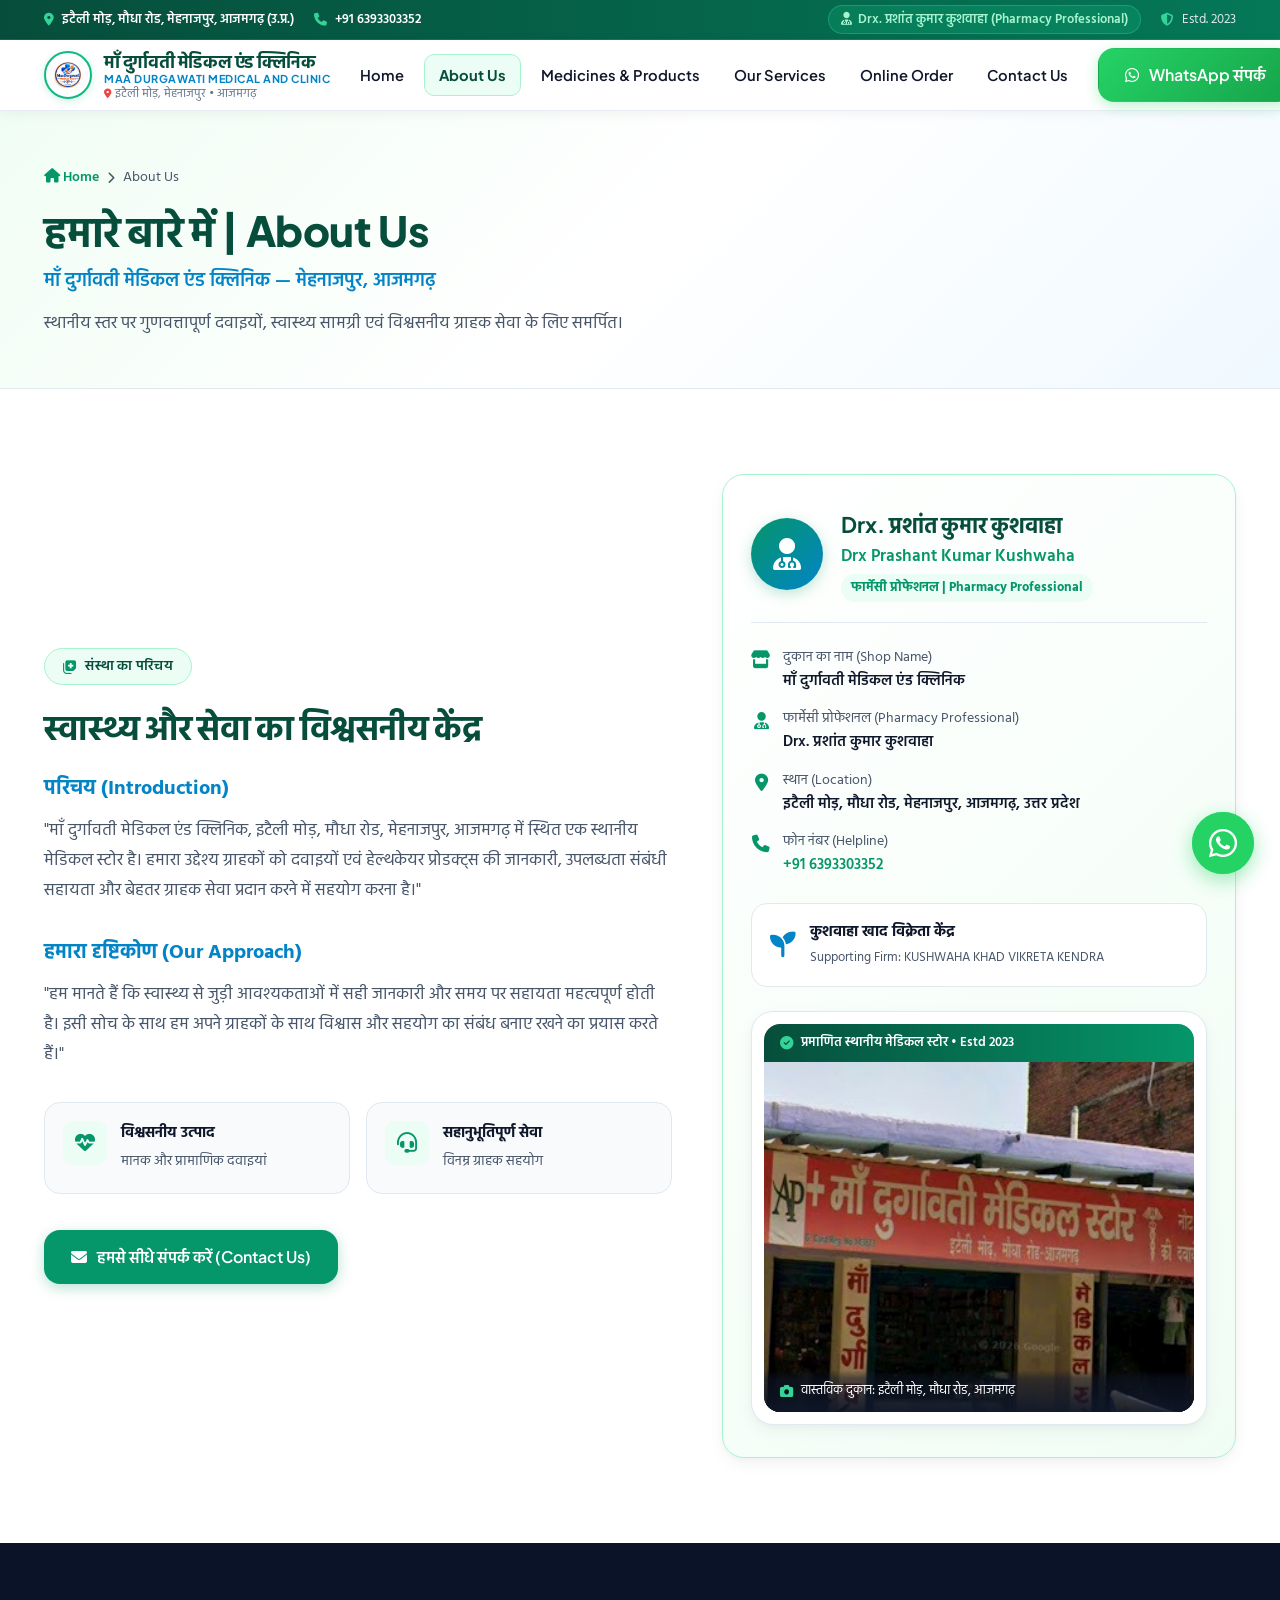
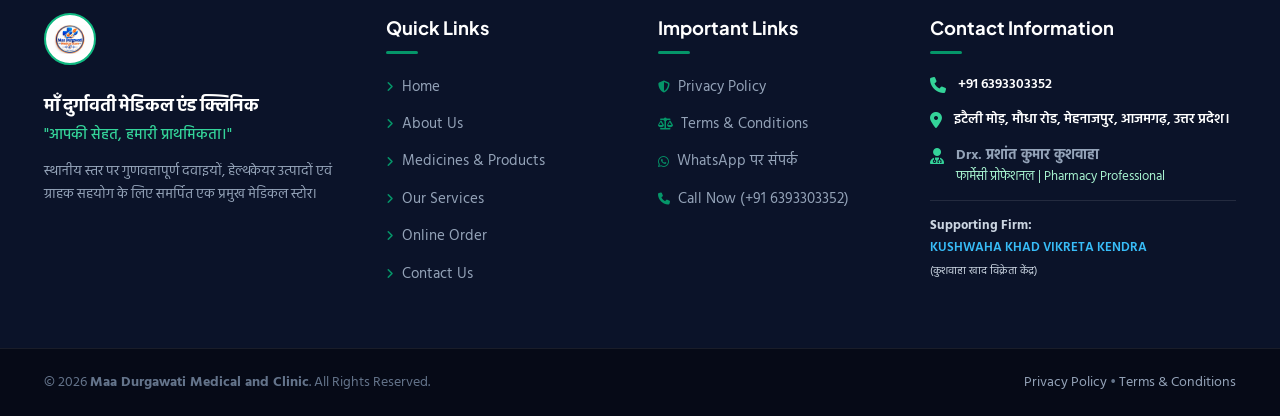
<file: about.html>
<!DOCTYPE html>
<html lang="hi">
<head>
  <meta charset="UTF-8">
  <meta name="viewport" content="width=device-width, initial-scale=1.0">
  <title>हमारे बारे में | About Us - माँ दुर्गावती मेडिकल एंड क्लिनिक, मेहनाजपुर</title>
  
  <meta name="description" content="माँ दुर्गावती मेडिकल एंड क्लिनिक (Maa Durgawati Medical and Clinic) के बारे में जानें। फार्मेसी प्रोफेशनल Drx. प्रशांत कुमार कुशवाहा, इटैली मोड़, मौधा रोड, मेहनाजपुर, आजमगढ़।">
  <meta name="keywords" content="About Maa Durgawati Medical, माँ दुर्गावती मेडिकल स्टोर परिचय, Drx Prashant Kumar Kushwaha, Mehnajpur medical store, Kushwaha Khad Vikreta Kendra">
  
  <link rel="icon" type="image/svg+xml" href="assets/favicon.svg">
  
  <link rel="preconnect" href="https://fonts.googleapis.com">
  <link rel="preconnect" href="https://fonts.gstatic.com" crossorigin>
  <link href="https://fonts.googleapis.com/css2?family=Hind:wght@400;500;600;700&family=Noto+Sans+Devanagari:wght@400;500;600;700&family=Plus+Jakarta+Sans:wght@400;500;600;700;800&display=swap" rel="stylesheet">
  
  <link rel="stylesheet" href="https://cdnjs.cloudflare.com/ajax/libs/font-awesome/6.5.1/css/all.min.css">
  <link rel="stylesheet" href="css/style.css">
</head>
<body>

  <!-- Top Announcement Bar -->
  <div class="top-bar">
    <div class="container top-bar-content">
      <div class="top-bar-info">
        <div class="top-bar-item">
          <i class="fa-solid fa-location-dot"></i>
          <a href="https://www.google.com/maps/place/Maa+Durgawati+Clinic+and+Medical+Store/@25.6872601,83.0952407,56m/data=!3m1!1e3!4m6!3m5!1s0x3991db16aa63c009:0x560fa03325085ea8!8m2!3d25.6871785!4d83.0952048!16s%2Fg%2F11vxgr2db2" target="_blank" rel="noopener noreferrer">इटैली मोड़, मौधा रोड, मेहनाजपुर, आजमगढ़ (उ.प्र.)</a>
        </div>
        <div class="top-bar-item">
          <i class="fa-solid fa-phone"></i>
          <a href="tel:+916393303352">+91 6393303352</a>
        </div>
      </div>
      <div class="top-bar-info">
        <span class="top-bar-badge"><i class="fa-solid fa-user-doctor"></i> Drx. प्रशांत कुमार कुशवाहा (Pharmacy Professional)</span>
        <span class="top-bar-item"><i class="fa-solid fa-shield-halved"></i> Estd. 2023</span>
      </div>
    </div>
  </div>

  <!-- Sticky Site Header -->
  <header class="site-header">
    <div class="container header-inner">
      <a href="index.html" class="brand-logo" aria-label="Maa Durgawati Medical and Clinic Home">
        <img src="assets/logo.jpg" alt="माँ दुर्गावती मेडिकल स्टोर Logo" class="official-logo-img">
        <div class="brand-text-block">
          <span class="brand-title-hi">माँ दुर्गावती मेडिकल एंड क्लिनिक</span>
          <span class="brand-title-en">MAA DURGAWATI MEDICAL AND CLINIC</span>
          <span class="brand-tagline-sub">
            <i class="fa-solid fa-location-dot"></i> इटैली मोड़, मेहनाजपुर • आजमगढ़
          </span>
        </div>
      </a>

      <nav class="nav-menu" id="navMenu" aria-label="Primary Navigation">
        <a href="index.html" class="nav-link">Home</a>
        <a href="about.html" class="nav-link active">About Us</a>
        <a href="medicines.html" class="nav-link">Medicines &amp; Products</a>
        <a href="services.html" class="nav-link">Our Services</a>
        <a href="online-order.html" class="nav-link">Online Order</a>
        <a href="contact.html" class="nav-link">Contact Us</a>
        
        <div class="mobile-nav-cta">
          <a href="https://wa.me/916393303352" target="_blank" rel="noopener noreferrer" class="btn btn-whatsapp">
            <i class="fa-brands fa-whatsapp"></i> WhatsApp संपर्क
          </a>
          <a href="tel:+916393303352" class="btn btn-primary">
            <i class="fa-solid fa-phone"></i> कॉल करें: +91 6393303352
          </a>
        </div>
      </nav>

      <div class="header-actions">
        <a href="https://wa.me/916393303352" target="_blank" rel="noopener noreferrer" class="btn btn-header-wa">
          <i class="fa-brands fa-whatsapp"></i>
          <span>WhatsApp संपर्क</span>
        </a>
        <button class="mobile-toggle" id="mobileToggle" aria-label="Toggle navigation" aria-expanded="false">
          <i class="fa-solid fa-bars"></i>
        </button>
      </div>
    </div>
  </header>

  <main>
    <!-- Page Hero Banner -->
    <section class="page-hero-banner">
      <div class="container">
        <div class="breadcrumb-nav">
          <a href="index.html"><i class="fa-solid fa-house"></i> Home</a>
          <i class="fa-solid fa-chevron-right" style="font-size: 0.75rem;"></i>
          <span>About Us</span>
        </div>
        <h1>हमारे बारे में | About Us</h1>
        <div class="page-subtitle">माँ दुर्गावती मेडिकल एंड क्लिनिक — मेहनाजपुर, आजमगढ़</div>
        <p class="page-desc">
          स्थानीय स्तर पर गुणवत्तापूर्ण दवाइयों, स्वास्थ्य सामग्री एवं विश्वसनीय ग्राहक सेवा के लिए समर्पित।
        </p>
      </div>
    </section>

    <!-- Main Content -->
    <section class="section-padding" style="background-color: #ffffff;">
      <div class="container">
        <div class="about-grid">
          
          <!-- Detailed Narrative Left -->
          <div class="about-content">
            <span class="section-badge"><i class="fa-solid fa-notes-medical"></i> संस्था का परिचय</span>
            <h2 style="font-family: var(--font-heading); font-size: 2.1rem; color: var(--primary-dark); margin-bottom: 18px;">
              स्वास्थ्य और सेवा का विश्वसनीय केंद्र
            </h2>
            
            <!-- Section 1: Introduction -->
            <h3 style="font-size: 1.25rem; color: var(--secondary-color); margin-bottom: 10px;">
              परिचय (Introduction)
            </h3>
            <p class="about-desc-para" style="font-size: 1.05rem; line-height: 1.8;">
              "माँ दुर्गावती मेडिकल एंड क्लिनिक, इटैली मोड़, मौधा रोड, मेहनाजपुर, आजमगढ़ में स्थित एक स्थानीय मेडिकल स्टोर है। हमारा उद्देश्य ग्राहकों को दवाइयों एवं हेल्थकेयर प्रोडक्ट्स की जानकारी, उपलब्धता संबंधी सहायता और बेहतर ग्राहक सेवा प्रदान करने में सहयोग करना है।"
            </p>

            <!-- Section 2: Our Approach -->
            <div style="margin-top: 30px;">
              <h3 style="font-size: 1.25rem; color: var(--secondary-color); margin-bottom: 10px;">
                हमारा दृष्टिकोण (Our Approach)
              </h3>
              <p class="about-desc-para" style="font-size: 1.05rem; line-height: 1.8;">
                "हम मानते हैं कि स्वास्थ्य से जुड़ी आवश्यकताओं में सही जानकारी और समय पर सहायता महत्वपूर्ण होती है। इसी सोच के साथ हम अपने ग्राहकों के साथ विश्वास और सहयोग का संबंध बनाए रखने का प्रयास करते हैं।"
              </p>
            </div>

            <!-- Value Highlights -->
            <div class="about-cards-subgrid" style="margin-top: 32px;">
              <div class="about-info-badge">
                <div class="about-badge-icon">
                  <i class="fa-solid fa-heart-pulse"></i>
                </div>
                <div class="about-badge-text">
                  <strong>विश्वसनीय उत्पाद</strong>
                  <span>मानक और प्रामाणिक दवाइयां</span>
                </div>
              </div>

              <div class="about-info-badge">
                <div class="about-badge-icon">
                  <i class="fa-solid fa-headset"></i>
                </div>
                <div class="about-badge-text">
                  <strong>सहानुभूतिपूर्ण सेवा</strong>
                  <span>विनम्र ग्राहक सहयोग</span>
                </div>
              </div>
            </div>

            <div style="margin-top: 36px;">
              <a href="contact.html" class="btn btn-primary">
                <i class="fa-solid fa-envelope"></i> हमसे सीधे संपर्क करें (Contact Us)
              </a>
            </div>
          </div>

          <!-- Business Profile Card & Storefront Right -->
          <div>
            <div class="about-profile-card">
              <div class="profile-header-wrap">
                <div class="profile-avatar-box">
                  <i class="fa-solid fa-user-doctor"></i>
                </div>
                <div class="profile-title-area">
                  <h3>Drx. प्रशांत कुमार कुशवाहा</h3>
                  <div class="hindi-name">Drx Prashant Kumar Kushwaha</div>
                  <span class="designation" style="color: var(--primary-color); font-weight: 700;">फार्मेसी प्रोफेशनल | Pharmacy Professional</span>
                </div>
              </div>

              <div class="profile-details-list">
                <div class="profile-detail-row">
                  <i class="fa-solid fa-store"></i>
                  <div>
                    <span class="label">दुकान का नाम (Shop Name)</span>
                    <span class="value">माँ दुर्गावती मेडिकल एंड क्लिनिक</span>
                  </div>
                </div>

                <div class="profile-detail-row">
                  <i class="fa-solid fa-user-doctor"></i>
                  <div>
                    <span class="label">फार्मेसी प्रोफेशनल (Pharmacy Professional)</span>
                    <span class="value">Drx. प्रशांत कुमार कुशवाहा</span>
                  </div>
                </div>

                <div class="profile-detail-row">
                  <i class="fa-solid fa-location-dot"></i>
                  <div>
                    <span class="label">स्थान (Location)</span>
                    <span class="value">इटैली मोड़, मौधा रोड, मेहनाजपुर, आजमगढ़, उत्तर प्रदेश</span>
                  </div>
                </div>

                <div class="profile-detail-row">
                  <i class="fa-solid fa-phone"></i>
                  <div>
                    <span class="label">फोन नंबर (Helpline)</span>
                    <span class="value"><a href="tel:+916393303352" style="color: var(--primary-color);">+91 6393303352</a></span>
                  </div>
                </div>
              </div>

              <!-- Supporting Firm Banner -->
              <div class="supporting-firm-banner">
                <i class="fa-solid fa-seedling"></i>
                <div class="firm-text">
                  <strong>कुशवाहा खाद विक्रेता केंद्र</strong>
                  <span>Supporting Firm: KUSHWAHA KHAD VIKRETA KENDRA</span>
                </div>
              </div>

              <!-- Real Storefront Photo -->
              <div class="storefront-card" style="margin-top: 24px;">
                <div class="storefront-verified-badge">
                  <i class="fa-solid fa-circle-check"></i>
                  <span>प्रमाणित स्थानीय मेडिकल स्टोर • Estd 2023</span>
                </div>
                <div class="about-storefront-wrapper">
                  <img src="assets/shop-front.jpg" alt="माँ दुर्गावती मेडिकल स्टोर वास्तविक दुकान, इटैली मोड़ मेहनाजपुर" loading="lazy">
                  <div class="storefront-caption">
                    <i class="fa-solid fa-camera"></i>
                    <span>वास्तविक दुकान: इटैली मोड़, मौधा रोड, आजमगढ़</span>
                  </div>
                </div>
              </div>
            </div>
          </div>

        </div>
      </div>
    </section>
  </main>

  <!-- Footer -->
  <footer class="site-footer">
    <div class="container footer-grid">
      <div class="footer-col footer-brand">
        <a href="index.html" style="display: inline-block;">
          <img src="assets/logo.jpg" alt="माँ दुर्गावती मेडिकल स्टोर Logo" class="footer-logo-img">
        </a>
        <div class="footer-brand-title">माँ दुर्गावती मेडिकल एंड क्लिनिक</div>
        <div class="footer-brand-tagline">"आपकी सेहत, हमारी प्राथमिकता।"</div>
        <p class="footer-brand-desc">
          स्थानीय स्तर पर गुणवत्तापूर्ण दवाइयों, हेल्थकेयर उत्पादों एवं ग्राहक सहयोग के लिए समर्पित एक प्रमुख मेडिकल स्टोर।
        </p>
      </div>

      <div class="footer-col">
        <h4>Quick Links</h4>
        <ul class="footer-links-list">
          <li><a href="index.html"><i class="fa-solid fa-angle-right"></i> Home</a></li>
          <li><a href="about.html"><i class="fa-solid fa-angle-right"></i> About Us</a></li>
          <li><a href="medicines.html"><i class="fa-solid fa-angle-right"></i> Medicines &amp; Products</a></li>
          <li><a href="services.html"><i class="fa-solid fa-angle-right"></i> Our Services</a></li>
          <li><a href="online-order.html"><i class="fa-solid fa-angle-right"></i> Online Order</a></li>
          <li><a href="contact.html"><i class="fa-solid fa-angle-right"></i> Contact Us</a></li>
        </ul>
      </div>

      <div class="footer-col">
        <h4>Important Links</h4>
        <ul class="footer-links-list">
          <li><a href="privacy-policy.html"><i class="fa-solid fa-shield-halved"></i> Privacy Policy</a></li>
          <li><a href="terms-and-conditions.html"><i class="fa-solid fa-scale-balanced"></i> Terms &amp; Conditions</a></li>
          <li><a href="https://wa.me/916393303352" target="_blank" rel="noopener noreferrer"><i class="fa-brands fa-whatsapp"></i> WhatsApp पर संपर्क</a></li>
          <li><a href="tel:+916393303352"><i class="fa-solid fa-phone"></i> Call Now (+91 6393303352)</a></li>
        </ul>
      </div>

      <div class="footer-col">
        <h4>Contact Information</h4>
        <ul class="footer-contact-list">
          <li>
            <i class="fa-solid fa-phone"></i>
            <div><a href="tel:+916393303352">+91 6393303352</a></div>
          </li>
          <li>
            <i class="fa-solid fa-location-dot"></i>
            <div><a href="https://www.google.com/maps/place/Maa+Durgawati+Clinic+and+Medical+Store/@25.6872601,83.0952407,56m/data=!3m1!1e3!4m6!3m5!1s0x3991db16aa63c009:0x560fa03325085ea8!8m2!3d25.6871785!4d83.0952048!16s%2Fg%2F11vxgr2db2" target="_blank" rel="noopener noreferrer">इटैली मोड़, मौधा रोड, मेहनाजपुर, आजमगढ़, उत्तर प्रदेश।</a></div>
          </li>
          <li>
            <i class="fa-solid fa-user-doctor"></i>
            <div>
              <strong>Drx. प्रशांत कुमार कुशवाहा</strong>
              <div style="font-size: 0.82rem; color: #a7f3d0;">फार्मेसी प्रोफेशनल | Pharmacy Professional</div>
            </div>
          </li>
        </ul>
        <div class="footer-supporting-note">
          <strong>Supporting Firm:</strong>
          <span>KUSHWAHA KHAD VIKRETA KENDRA</span>
          <small>(कुशवाहा खाद विक्रेता केंद्र)</small>
        </div>
      </div>
    </div>

    <div class="footer-bottom">
      <div class="container footer-bottom-inner">
        <div>
          &copy; <span id="currentYear">2026</span> <strong>Maa Durgawati Medical and Clinic</strong>. All Rights Reserved.
        </div>
        <div>
          <a href="privacy-policy.html">Privacy Policy</a> • <a href="terms-and-conditions.html">Terms &amp; Conditions</a>
        </div>
      </div>
    </div>
  </footer>

  <!-- Floating WhatsApp Action Button -->
  <a href="https://wa.me/916393303352" target="_blank" rel="noopener noreferrer" class="floating-whatsapp-btn" aria-label="Chat on WhatsApp">
    <i class="fa-brands fa-whatsapp"></i>
    <span class="floating-whatsapp-tooltip">WhatsApp पर संपर्क करें</span>
  </a>

  <script src="js/main.js"></script>
</body>
</html>
</file>
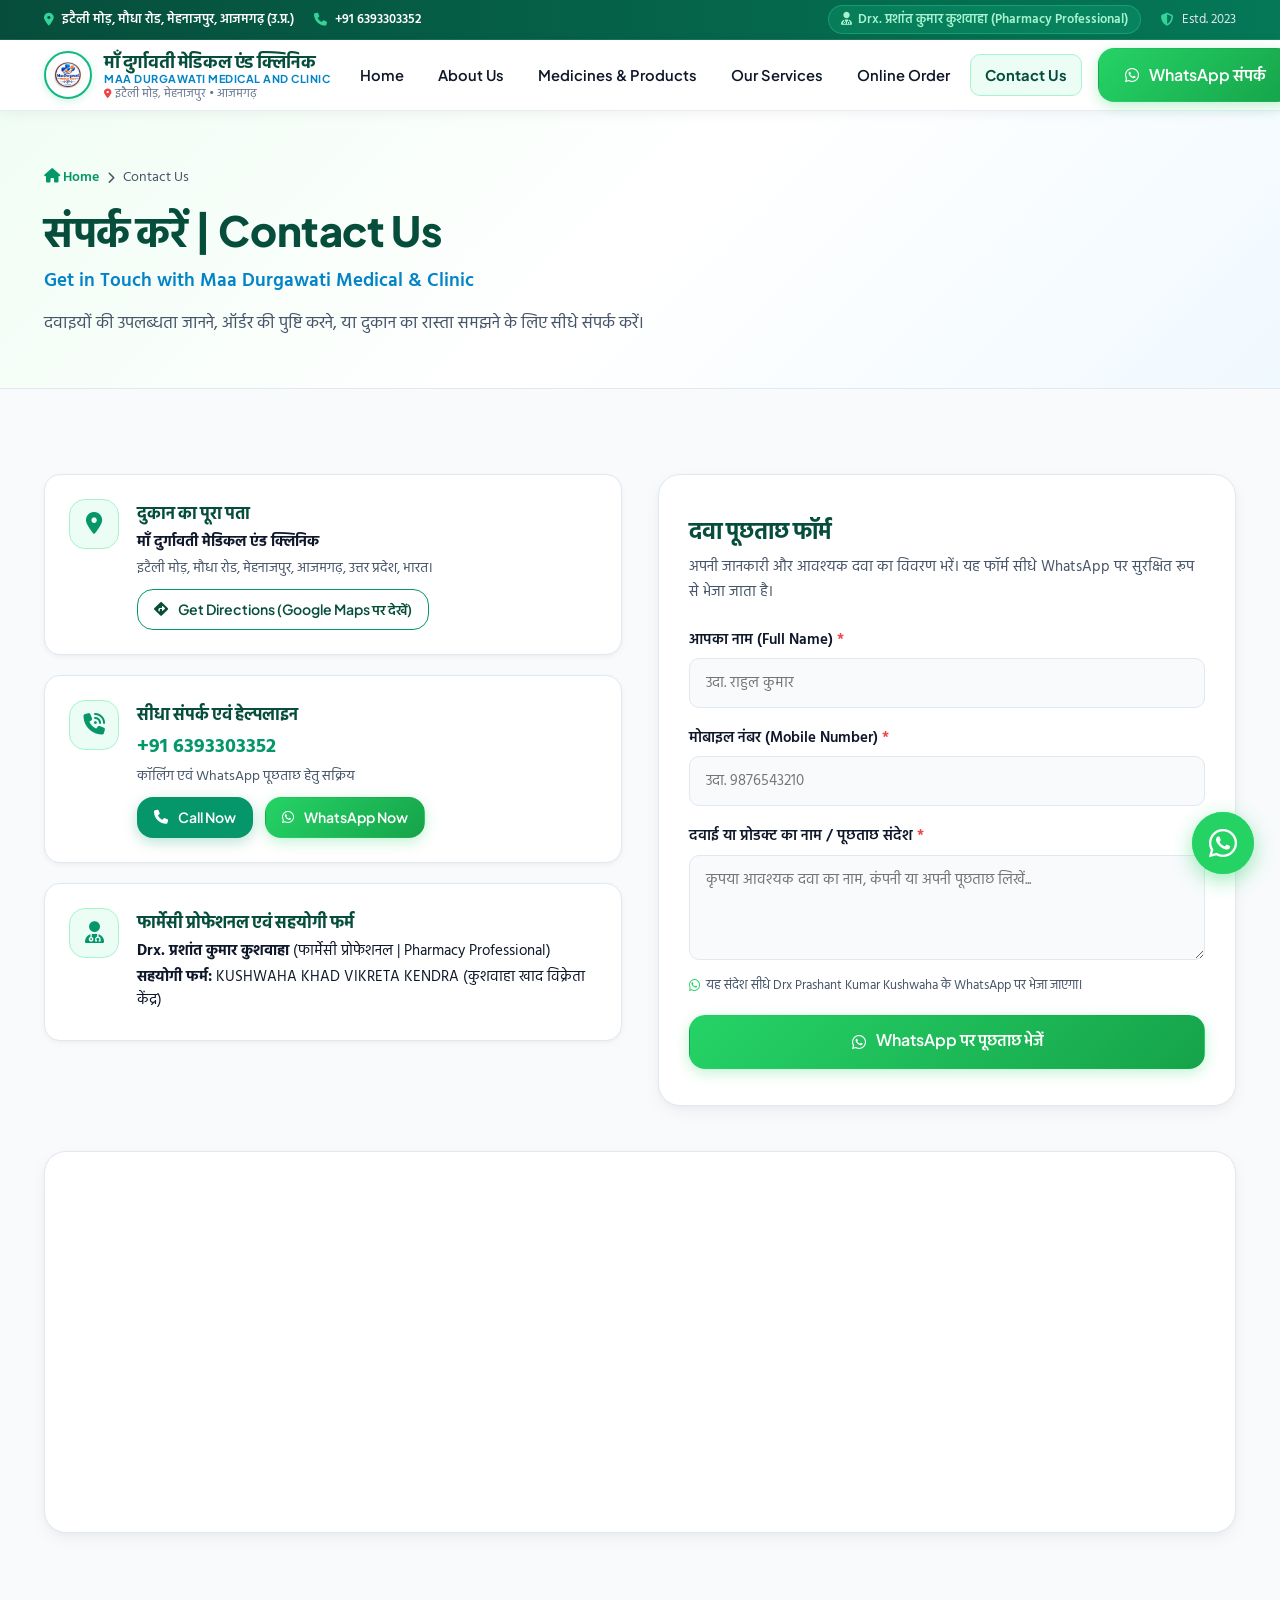
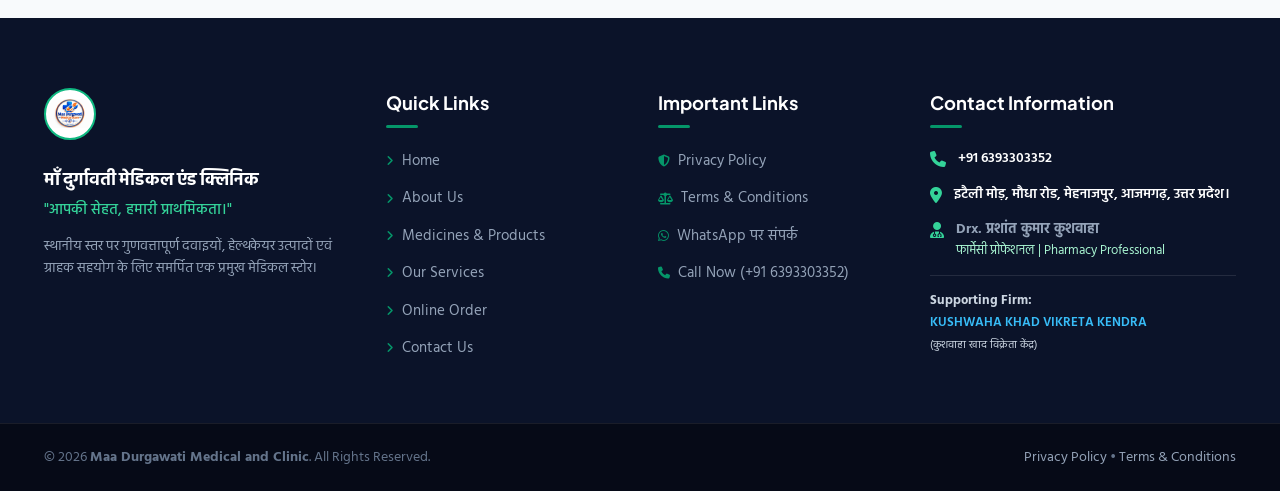
<file: contact.html>
<!DOCTYPE html>
<html lang="hi">
<head>
  <meta charset="UTF-8">
  <meta name="viewport" content="width=device-width, initial-scale=1.0">
  <title>संपर्क करें | Contact Us - माँ दुर्गावती मेडिकल एंड क्लिनिक, मेहनाजपुर</title>
  
  <meta name="description" content="माँ दुर्गावती मेडिकल एंड क्लिनिक से संपर्क करें। फोन: +91 6393303352, पता: इटैली मोड़, मौधा रोड, मेहनाजपुर, आजमगढ़। ऑनलाइन WhatsApp पूछताछ फॉर्म।">
  <meta name="keywords" content="Contact Maa Durgawati Medical, Mehnajpur medical store contact, Drx Prashant Kumar Kushwaha phone, Azamgarh pharmacy contact, मेडिकल स्टोर संपर्क">
  
  <link rel="icon" type="image/svg+xml" href="assets/favicon.svg">
  
  <link rel="preconnect" href="https://fonts.googleapis.com">
  <link rel="preconnect" href="https://fonts.gstatic.com" crossorigin>
  <link href="https://fonts.googleapis.com/css2?family=Hind:wght@400;500;600;700&family=Noto+Sans+Devanagari:wght@400;500;600;700&family=Plus+Jakarta+Sans:wght@400;500;600;700;800&display=swap" rel="stylesheet">
  
  <link rel="stylesheet" href="https://cdnjs.cloudflare.com/ajax/libs/font-awesome/6.5.1/css/all.min.css">
  <link rel="stylesheet" href="css/style.css">
</head>
<body>

  <!-- Top Announcement Bar -->
  <div class="top-bar">
    <div class="container top-bar-content">
      <div class="top-bar-info">
        <div class="top-bar-item">
          <i class="fa-solid fa-location-dot"></i>
          <a href="https://www.google.com/maps/place/Maa+Durgawati+Clinic+and+Medical+Store/@25.6872601,83.0952407,56m/data=!3m1!1e3!4m6!3m5!1s0x3991db16aa63c009:0x560fa03325085ea8!8m2!3d25.6871785!4d83.0952048!16s%2Fg%2F11vxgr2db2" target="_blank" rel="noopener noreferrer">इटैली मोड़, मौधा रोड, मेहनाजपुर, आजमगढ़ (उ.प्र.)</a>
        </div>
        <div class="top-bar-item">
          <i class="fa-solid fa-phone"></i>
          <a href="tel:+916393303352">+91 6393303352</a>
        </div>
      </div>
      <div class="top-bar-info">
        <span class="top-bar-badge"><i class="fa-solid fa-user-doctor"></i> Drx. प्रशांत कुमार कुशवाहा (Pharmacy Professional)</span>
        <span class="top-bar-item"><i class="fa-solid fa-shield-halved"></i> Estd. 2023</span>
      </div>
    </div>
  </div>

  <!-- Sticky Site Header -->
  <header class="site-header">
    <div class="container header-inner">
      <a href="index.html" class="brand-logo" aria-label="Maa Durgawati Medical and Clinic Home">
        <img src="assets/logo.jpg" alt="माँ दुर्गावती मेडिकल स्टोर Logo" class="official-logo-img">
        <div class="brand-text-block">
          <span class="brand-title-hi">माँ दुर्गावती मेडिकल एंड क्लिनिक</span>
          <span class="brand-title-en">MAA DURGAWATI MEDICAL AND CLINIC</span>
          <span class="brand-tagline-sub">
            <i class="fa-solid fa-location-dot"></i> इटैली मोड़, मेहनाजपुर • आजमगढ़
          </span>
        </div>
      </a>

      <nav class="nav-menu" id="navMenu" aria-label="Primary Navigation">
        <a href="index.html" class="nav-link">Home</a>
        <a href="about.html" class="nav-link">About Us</a>
        <a href="medicines.html" class="nav-link">Medicines &amp; Products</a>
        <a href="services.html" class="nav-link">Our Services</a>
        <a href="online-order.html" class="nav-link">Online Order</a>
        <a href="contact.html" class="nav-link active">Contact Us</a>
        
        <div class="mobile-nav-cta">
          <a href="https://wa.me/916393303352" target="_blank" rel="noopener noreferrer" class="btn btn-whatsapp">
            <i class="fa-brands fa-whatsapp"></i> WhatsApp संपर्क
          </a>
          <a href="tel:+916393303352" class="btn btn-primary">
            <i class="fa-solid fa-phone"></i> कॉल करें: +91 6393303352
          </a>
        </div>
      </nav>

      <div class="header-actions">
        <a href="https://wa.me/916393303352" target="_blank" rel="noopener noreferrer" class="btn btn-header-wa">
          <i class="fa-brands fa-whatsapp"></i>
          <span>WhatsApp संपर्क</span>
        </a>
        <button class="mobile-toggle" id="mobileToggle" aria-label="Toggle navigation" aria-expanded="false">
          <i class="fa-solid fa-bars"></i>
        </button>
      </div>
    </div>
  </header>

  <main>
    <!-- Page Hero Banner -->
    <section class="page-hero-banner">
      <div class="container">
        <div class="breadcrumb-nav">
          <a href="index.html"><i class="fa-solid fa-house"></i> Home</a>
          <i class="fa-solid fa-chevron-right" style="font-size: 0.75rem;"></i>
          <span>Contact Us</span>
        </div>
        <h1>संपर्क करें | Contact Us</h1>
        <div class="page-subtitle">Get in Touch with Maa Durgawati Medical &amp; Clinic</div>
        <p class="page-desc">
          दवाइयों की उपलब्धता जानने, ऑर्डर की पुष्टि करने, या दुकान का रास्ता समझने के लिए सीधे संपर्क करें।
        </p>
      </div>
    </section>

    <!-- Main Contact Section -->
    <section class="section-padding" style="background-color: #f8fafc;">
      <div class="container">
        <div class="contact-grid">
          
          <!-- Contact Details Left -->
          <div class="contact-info-col">
            <!-- Shop Card -->
            <div class="contact-card">
              <div class="contact-card-icon">
                <i class="fa-solid fa-location-dot"></i>
              </div>
              <div class="contact-card-content">
                <h4>दुकान का पूरा पता</h4>
                <p><strong>माँ दुर्गावती मेडिकल एंड क्लिनिक</strong></p>
                <p class="hindi-addr">इटैली मोड़, मौधा रोड, मेहनाजपुर, आजमगढ़, उत्तर प्रदेश, भारत।</p>
                <div class="contact-quick-actions">
                  <a href="https://www.google.com/maps/place/Maa+Durgawati+Clinic+and+Medical+Store/@25.6872601,83.0952407,56m/data=!3m1!1e3!4m6!3m5!1s0x3991db16aa63c009:0x560fa03325085ea8!8m2!3d25.6871785!4d83.0952048!16s%2Fg%2F11vxgr2db2" target="_blank" rel="noopener noreferrer" class="btn btn-outline" style="padding: 8px 16px; font-size: 0.88rem;">
                    <i class="fa-solid fa-diamond-turn-right"></i> Get Directions (Google Maps पर देखें)
                  </a>
                </div>
              </div>
            </div>

            <!-- Phone Card -->
            <div class="contact-card">
              <div class="contact-card-icon">
                <i class="fa-solid fa-phone-volume"></i>
              </div>
              <div class="contact-card-content">
                <h4>सीधा संपर्क एवं हेल्पलाइन</h4>
                <p><a href="tel:+916393303352" style="font-size: 1.25rem; font-weight: 700; color: #059669;">+91 6393303352</a></p>
                <p class="hindi-addr">कॉलिंग एवं WhatsApp पूछताछ हेतु सक्रिय</p>
                <div class="contact-quick-actions">
                  <a href="tel:+916393303352" class="btn btn-primary" style="padding: 8px 16px; font-size: 0.88rem;">
                    <i class="fa-solid fa-phone"></i> Call Now
                  </a>
                  <a href="https://wa.me/916393303352" target="_blank" rel="noopener noreferrer" class="btn btn-whatsapp" style="padding: 8px 16px; font-size: 0.88rem;">
                    <i class="fa-brands fa-whatsapp"></i> WhatsApp Now
                  </a>
                </div>
              </div>
            </div>

            <!-- Healthcare Professional Card -->
            <div class="contact-card">
              <div class="contact-card-icon">
                <i class="fa-solid fa-user-doctor"></i>
              </div>
              <div class="contact-card-content">
                <h4>फार्मेसी प्रोफेशनल एवं सहयोगी फर्म</h4>
                <p><strong>Drx. प्रशांत कुमार कुशवाहा</strong> (फार्मेसी प्रोफेशनल | Pharmacy Professional)</p>
                <p><strong>सहयोगी फर्म:</strong> KUSHWAHA KHAD VIKRETA KENDRA (कुशवाहा खाद विक्रेता केंद्र)</p>
              </div>
            </div>
          </div>

          <!-- Customer Enquiry Form (WhatsApp Connected) -->
          <div class="contact-form-card">
            <h3>दवा पूछताछ फॉर्म</h3>
            <p>अपनी जानकारी और आवश्यक दवा का विवरण भरें। यह फॉर्म सीधे WhatsApp पर सुरक्षित रूप से भेजा जाता है।</p>
            
            <div id="formFeedback" class="form-feedback-notice" role="alert"></div>

            <form id="medicalEnquiryForm">
              <div class="form-group">
                <label for="custName" class="form-label">आपका नाम (Full Name) <span>*</span></label>
                <input type="text" id="custName" class="form-control" placeholder="उदा. राहुल कुमार" required>
              </div>

              <div class="form-group">
                <label for="custPhone" class="form-label">मोबाइल नंबर (Mobile Number) <span>*</span></label>
                <input type="tel" id="custPhone" class="form-control" placeholder="उदा. 9876543210" required>
              </div>

              <div class="form-group">
                <label for="custMessage" class="form-label">दवाई या प्रोडक्ट का नाम / पूछताछ संदेश <span>*</span></label>
                <textarea id="custMessage" class="form-control" placeholder="कृपया आवश्यक दवा का नाम, कंपनी या अपनी पूछताछ लिखें..." required></textarea>
                <div class="form-note">
                  <i class="fa-brands fa-whatsapp" style="color: #25d366;"></i>
                  <span>यह संदेश सीधे Drx Prashant Kumar Kushwaha के WhatsApp पर भेजा जाएगा।</span>
                </div>
              </div>

              <button type="submit" class="btn btn-whatsapp" style="width: 100%; padding: 13px;">
                <i class="fa-brands fa-whatsapp"></i> WhatsApp पर पूछताछ भेजें
              </button>
            </form>
          </div>

        </div>

        <!-- Google Maps Location Embed -->
        <div class="map-embed-wrapper" style="margin-top: 45px;">
          <iframe 
            src="https://maps.google.com/maps?q=25.6871785,83.0952048+(Maa%20Durgawati%20Clinic%20and%20Medical%20Store)&t=&z=17&ie=UTF8&iwloc=B&output=embed" 
            title="Google Maps Location - Maa Durgawati Clinic and Medical Store, Mehnajpur, Azamgarh"
            allowfullscreen="" 
            loading="lazy" 
            referrerpolicy="no-referrer-when-downgrade"
            style="width: 100%; height: 380px; border: 0; display: block;">
          </iframe>
        </div>

      </div>
    </section>
  </main>

  <!-- Footer -->
  <footer class="site-footer">
    <div class="container footer-grid">
      <div class="footer-col footer-brand">
        <a href="index.html" style="display: inline-block;">
          <img src="assets/logo.jpg" alt="माँ दुर्गावती मेडिकल स्टोर Logo" class="footer-logo-img">
        </a>
        <div class="footer-brand-title">माँ दुर्गावती मेडिकल एंड क्लिनिक</div>
        <div class="footer-brand-tagline">"आपकी सेहत, हमारी प्राथमिकता।"</div>
        <p class="footer-brand-desc">
          स्थानीय स्तर पर गुणवत्तापूर्ण दवाइयों, हेल्थकेयर उत्पादों एवं ग्राहक सहयोग के लिए समर्पित एक प्रमुख मेडिकल स्टोर।
        </p>
      </div>

      <div class="footer-col">
        <h4>Quick Links</h4>
        <ul class="footer-links-list">
          <li><a href="index.html"><i class="fa-solid fa-angle-right"></i> Home</a></li>
          <li><a href="about.html"><i class="fa-solid fa-angle-right"></i> About Us</a></li>
          <li><a href="medicines.html"><i class="fa-solid fa-angle-right"></i> Medicines &amp; Products</a></li>
          <li><a href="services.html"><i class="fa-solid fa-angle-right"></i> Our Services</a></li>
          <li><a href="online-order.html"><i class="fa-solid fa-angle-right"></i> Online Order</a></li>
          <li><a href="contact.html"><i class="fa-solid fa-angle-right"></i> Contact Us</a></li>
        </ul>
      </div>

      <div class="footer-col">
        <h4>Important Links</h4>
        <ul class="footer-links-list">
          <li><a href="privacy-policy.html"><i class="fa-solid fa-shield-halved"></i> Privacy Policy</a></li>
          <li><a href="terms-and-conditions.html"><i class="fa-solid fa-scale-balanced"></i> Terms &amp; Conditions</a></li>
          <li><a href="https://wa.me/916393303352" target="_blank" rel="noopener noreferrer"><i class="fa-brands fa-whatsapp"></i> WhatsApp पर संपर्क</a></li>
          <li><a href="tel:+916393303352"><i class="fa-solid fa-phone"></i> Call Now (+91 6393303352)</a></li>
        </ul>
      </div>

      <div class="footer-col">
        <h4>Contact Information</h4>
        <ul class="footer-contact-list">
          <li>
            <i class="fa-solid fa-phone"></i>
            <div><a href="tel:+916393303352">+91 6393303352</a></div>
          </li>
          <li>
            <i class="fa-solid fa-location-dot"></i>
            <div><a href="https://www.google.com/maps/place/Maa+Durgawati+Clinic+and+Medical+Store/@25.6872601,83.0952407,56m/data=!3m1!1e3!4m6!3m5!1s0x3991db16aa63c009:0x560fa03325085ea8!8m2!3d25.6871785!4d83.0952048!16s%2Fg%2F11vxgr2db2" target="_blank" rel="noopener noreferrer">इटैली मोड़, मौधा रोड, मेहनाजपुर, आजमगढ़, उत्तर प्रदेश।</a></div>
          </li>
          <li>
            <i class="fa-solid fa-user-doctor"></i>
            <div>
              <strong>Drx. प्रशांत कुमार कुशवाहा</strong>
              <div style="font-size: 0.82rem; color: #a7f3d0;">फार्मेसी प्रोफेशनल | Pharmacy Professional</div>
            </div>
          </li>
        </ul>
        <div class="footer-supporting-note">
          <strong>Supporting Firm:</strong>
          <span>KUSHWAHA KHAD VIKRETA KENDRA</span>
          <small>(कुशवाहा खाद विक्रेता केंद्र)</small>
        </div>
      </div>
    </div>

    <div class="footer-bottom">
      <div class="container footer-bottom-inner">
        <div>
          &copy; <span id="currentYear">2026</span> <strong>Maa Durgawati Medical and Clinic</strong>. All Rights Reserved.
        </div>
        <div>
          <a href="privacy-policy.html">Privacy Policy</a> • <a href="terms-and-conditions.html">Terms &amp; Conditions</a>
        </div>
      </div>
    </div>
  </footer>

  <!-- Floating WhatsApp Action Button -->
  <a href="https://wa.me/916393303352?text=%E0%A4%A8%E0%A4%AE%E0%A4%B8%E0%A5%8D%E0%A4%A4%E0%A5%87%2C%20%E0%A4%AE%E0%A5%81%E0%A4%9D%E0%A5%87%20%E0%A4%AE%E0%A4%BE%E0%A4%81%20%E0%A4%A6%E0%A5%81%E0%A4%B0%E0%A5%8D%E0%A4%97%E0%A4%BE%E0%A4%B5%E0%A4%A4%E0%A5%80%20%E0%A4%AE%E0%A5%87%E0%A4%A1%E0%A4%BF%E0%A4%95%E0%A4%B2%20%E0%A4%8F%E0%A4%82%E0%A4%A1%20%E0%A4%95%E0%A5%8D%E0%A4%B2%E0%A4%BF%E0%A4%A8%E0%A4%BF%E0%A4%95%20%E0%A4%B8%E0%A5%87%20%E0%A4%A6%E0%A4%B5%E0%A4%BE%E0%A4%87%E0%A4%AF%E0%A5%8B%E0%A4%82%20%E0%A4%8F%E0%A4%B5%E0%A4%82%20%E0%A4%B9%E0%A5%87%E0%A4%B2%E0%A5%8D%E0%A4%A5%E0%A4%95%E0%A5%87%E0%A4%AF%E0%A4%B0%20%E0%A4%AA%E0%A5%8D%E0%A4%B0%E0%A5%8B%E0%A4%A1%E0%A4%95%E0%A5%8D%E0%A4%9F%E0%A5%8D%E0%A4%B8%20%E0%A4%95%E0%A5%80%20%E0%A4%9C%E0%A4%BE%E0%A4%A8%E0%A4%95%E0%A4%BE%E0%A4%B0%E0%A5%80%20%E0%A4%9A%E0%A4%BE%E0%A4%B9%E0%A4%BF%E0%A4%8F%E0%A5%A4%20%E0%A4%95%E0%A5%83%E0%A4%AA%E0%A4%AF%E0%A4%BE%20%E0%A4%89%E0%A4%AA%E0%A4%B2%E0%A4%AC%E0%A5%8D%E0%A4%A7%E0%A4%A4%E0%A4%BE%20%E0%A4%AC%E0%A4%A4%E0%A4%BE%E0%A4%8F%E0%A4%82%E0%A5%A4" target="_blank" rel="noopener noreferrer" class="floating-whatsapp-btn" aria-label="Chat on WhatsApp">
    <i class="fa-brands fa-whatsapp"></i>
    <span class="floating-whatsapp-tooltip">WhatsApp पर संपर्क करें</span>
  </a>

  <script src="js/main.js"></script>
</body>
</html>
</file>
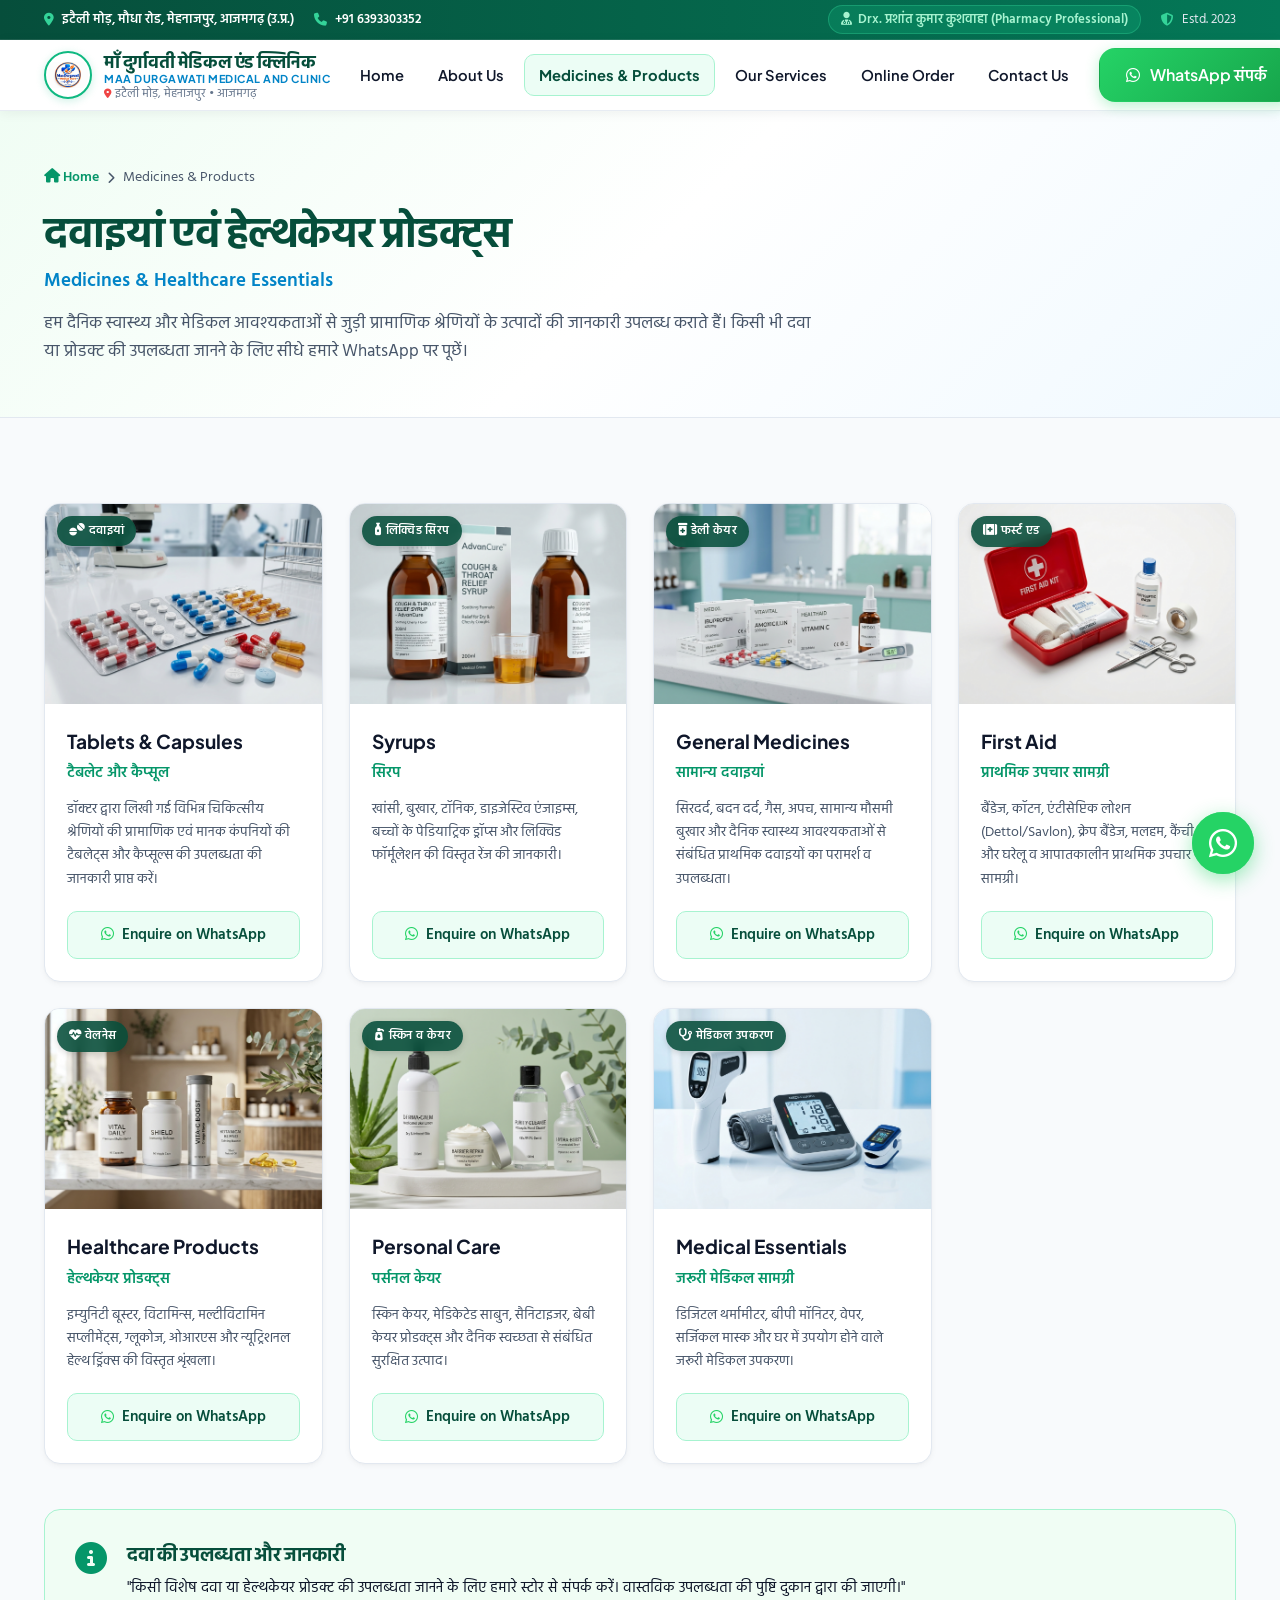
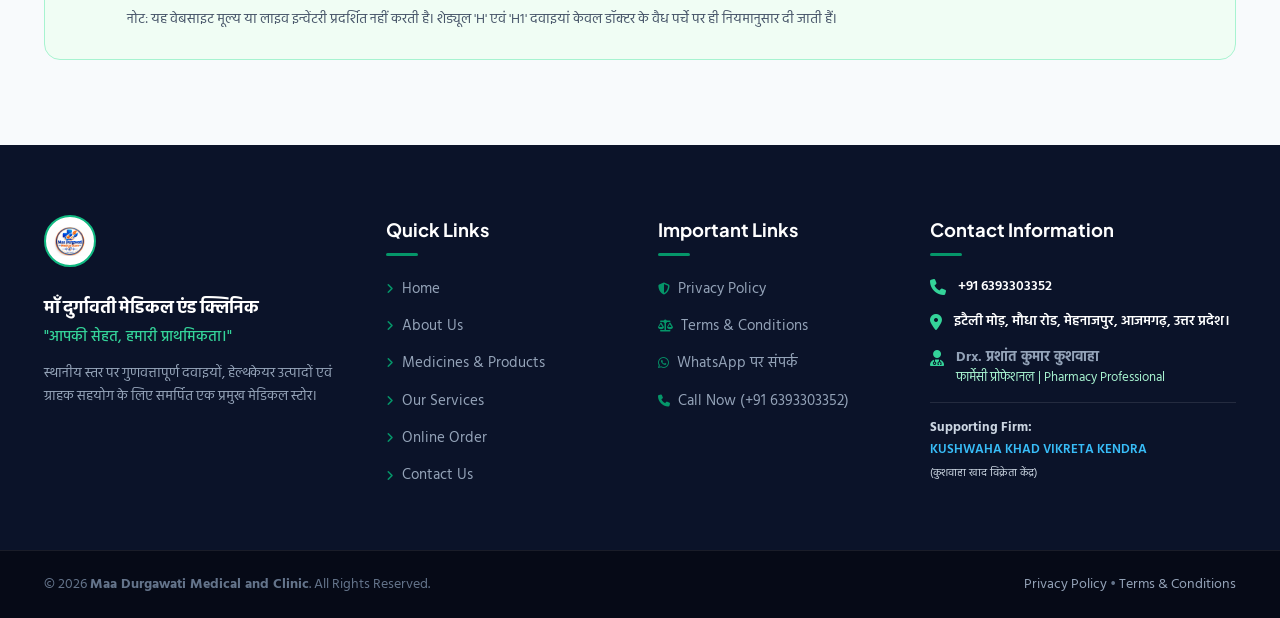
<file: medicines.html>
<!DOCTYPE html>
<html lang="hi">
<head>
  <meta charset="UTF-8">
  <meta name="viewport" content="width=device-width, initial-scale=1.0">
  <title>दवाइयां एवं हेल्थकेयर प्रोडक्ट्स | Medicines &amp; Healthcare Essentials - माँ दुर्गावती मेडिकल एंड क्लिनिक</title>
  
  <meta name="description" content="माँ दुर्गावती मेडिकल एंड क्लिनिक में उपलब्ध दवाइयां, टैबलेट, सिरप, प्राथमिक उपचार एवं हेल्थकेयर प्रोडक्ट्स की विस्तृत श्रेणियां। उपलब्धता हेतु WhatsApp पर पूछें।">
  <meta name="keywords" content="Medicines, Tablets and Capsules, Syrups, First Aid, Healthcare Products, Mehnajpur medical products, माँ दुर्गावती मेडिकल स्टोर उत्पाद">
  
  <link rel="icon" type="image/svg+xml" href="assets/favicon.svg">
  
  <link rel="preconnect" href="https://fonts.googleapis.com">
  <link rel="preconnect" href="https://fonts.gstatic.com" crossorigin>
  <link href="https://fonts.googleapis.com/css2?family=Hind:wght@400;500;600;700&family=Noto+Sans+Devanagari:wght@400;500;600;700&family=Plus+Jakarta+Sans:wght@400;500;600;700;800&display=swap" rel="stylesheet">
  
  <link rel="stylesheet" href="https://cdnjs.cloudflare.com/ajax/libs/font-awesome/6.5.1/css/all.min.css">
  <link rel="stylesheet" href="css/style.css">
</head>
<body>

  <!-- Top Announcement Bar -->
  <div class="top-bar">
    <div class="container top-bar-content">
      <div class="top-bar-info">
        <div class="top-bar-item">
          <i class="fa-solid fa-location-dot"></i>
          <a href="https://www.google.com/maps/place/Maa+Durgawati+Clinic+and+Medical+Store/@25.6872601,83.0952407,56m/data=!3m1!1e3!4m6!3m5!1s0x3991db16aa63c009:0x560fa03325085ea8!8m2!3d25.6871785!4d83.0952048!16s%2Fg%2F11vxgr2db2" target="_blank" rel="noopener noreferrer">इटैली मोड़, मौधा रोड, मेहनाजपुर, आजमगढ़ (उ.प्र.)</a>
        </div>
        <div class="top-bar-item">
          <i class="fa-solid fa-phone"></i>
          <a href="tel:+916393303352">+91 6393303352</a>
        </div>
      </div>
      <div class="top-bar-info">
        <span class="top-bar-badge"><i class="fa-solid fa-user-doctor"></i> Drx. प्रशांत कुमार कुशवाहा (Pharmacy Professional)</span>
        <span class="top-bar-item"><i class="fa-solid fa-shield-halved"></i> Estd. 2023</span>
      </div>
    </div>
  </div>

  <!-- Sticky Site Header -->
  <header class="site-header">
    <div class="container header-inner">
      <a href="index.html" class="brand-logo" aria-label="Maa Durgawati Medical and Clinic Home">
        <img src="assets/logo.jpg" alt="माँ दुर्गावती मेडिकल स्टोर Logo" class="official-logo-img">
        <div class="brand-text-block">
          <span class="brand-title-hi">माँ दुर्गावती मेडिकल एंड क्लिनिक</span>
          <span class="brand-title-en">MAA DURGAWATI MEDICAL AND CLINIC</span>
          <span class="brand-tagline-sub">
            <i class="fa-solid fa-location-dot"></i> इटैली मोड़, मेहनाजपुर • आजमगढ़
          </span>
        </div>
      </a>

      <nav class="nav-menu" id="navMenu" aria-label="Primary Navigation">
        <a href="index.html" class="nav-link">Home</a>
        <a href="about.html" class="nav-link">About Us</a>
        <a href="medicines.html" class="nav-link active">Medicines &amp; Products</a>
        <a href="services.html" class="nav-link">Our Services</a>
        <a href="online-order.html" class="nav-link">Online Order</a>
        <a href="contact.html" class="nav-link">Contact Us</a>
        
        <div class="mobile-nav-cta">
          <a href="https://wa.me/916393303352" target="_blank" rel="noopener noreferrer" class="btn btn-whatsapp">
            <i class="fa-brands fa-whatsapp"></i> WhatsApp संपर्क
          </a>
          <a href="tel:+916393303352" class="btn btn-primary">
            <i class="fa-solid fa-phone"></i> कॉल करें: +91 6393303352
          </a>
        </div>
      </nav>

      <div class="header-actions">
        <a href="https://wa.me/916393303352" target="_blank" rel="noopener noreferrer" class="btn btn-header-wa">
          <i class="fa-brands fa-whatsapp"></i>
          <span>WhatsApp संपर्क</span>
        </a>
        <button class="mobile-toggle" id="mobileToggle" aria-label="Toggle navigation" aria-expanded="false">
          <i class="fa-solid fa-bars"></i>
        </button>
      </div>
    </div>
  </header>

  <main>
    <!-- Page Hero Banner -->
    <section class="page-hero-banner">
      <div class="container">
        <div class="breadcrumb-nav">
          <a href="index.html"><i class="fa-solid fa-house"></i> Home</a>
          <i class="fa-solid fa-chevron-right" style="font-size: 0.75rem;"></i>
          <span>Medicines &amp; Products</span>
        </div>
        <h1>दवाइयां एवं हेल्थकेयर प्रोडक्ट्स</h1>
        <div class="page-subtitle">Medicines &amp; Healthcare Essentials</div>
        <p class="page-desc">
          हम दैनिक स्वास्थ्य और मेडिकल आवश्यकताओं से जुड़ी प्रामाणिक श्रेणियों के उत्पादों की जानकारी उपलब्ध कराते हैं। किसी भी दवा या प्रोडक्ट की उपलब्धता जानने के लिए सीधे हमारे WhatsApp पर पूछें।
        </p>
      </div>
    </section>

    <!-- Product Categories Detailed Grid -->
    <section class="section-padding" style="background-color: #f8fafc;">
      <div class="container">
        
        <div class="products-grid">
          <!-- Category 1 -->
          <div class="product-card">
            <div class="product-card-img">
              <img src="assets/images/tablets-capsules.jpg" alt="Tablets and Capsules - टैबलेट और कैप्सूल" loading="lazy">
              <span class="product-badge-tag"><i class="fa-solid fa-tablets"></i> दवाइयां</span>
            </div>
            <div class="product-card-body">
              <h3>Tablets &amp; Capsules</h3>
              <div class="hindi-title">टैबलेट और कैप्सूल</div>
              <p>
                डॉक्टर द्वारा लिखी गई विभिन्न चिकित्सीय श्रेणियों की प्रामाणिक एवं मानक कंपनियों की टैबलेट्स और कैप्सूल्स की उपलब्धता की जानकारी प्राप्त करें।
              </p>
              <div class="product-card-footer">
                <a href="https://wa.me/916393303352?text=%E0%A4%A8%E0%A4%AE%E0%A4%B8%E0%A5%8D%E0%A4%A4%E0%A5%87%20Drx%20%E0%A4%AA%E0%A5%8D%E0%A4%B0%E0%A4%B6%E0%A4%BE%E0%A4%82%E0%A4%A4%20%E0%A4%9C%E0%A5%80%2C%20%E0%A4%AE%E0%A5%81%E0%A4%9D%E0%A5%87%20%E0%A4%AE%E0%A4%BE%E0%A4%81%20%E0%A4%A6%E0%A5%81%E0%A4%B0%E0%A5%8D%E0%A4%97%E0%A4%BE%E0%A4%B5%E0%A4%A4%E0%A5%80%20%E0%A4%AE%E0%A5%87%E0%A4%A1%E0%A4%BF%E0%A4%95%E0%A4%B2%20%E0%A4%B8%E0%A5%87%20Tablets%20%26%20Capsules%20(%E0%A4%9F%E0%A5%88%E0%A4%AC%E0%A4%B2%E0%A5%87%E0%A4%9F%20%E0%A4%94%E0%A4%B0%20%E0%A4%95%E0%A5%88%E0%A4%AA%E0%A5%8D%E0%A4%B8%E0%A5%82%E0%A4%B2)%20%E0%A4%95%E0%A5%80%20%E0%A4%89%E0%A4%AA%E0%A4%B2%E0%A4%AC%E0%A5%8D%E0%A4%A7%E0%A4%A4%E0%A4%BE%20%E0%A4%9C%E0%A4%BE%E0%A4%A8%E0%A4%A8%E0%A5%80%20%E0%A4%B9%E0%A5%88%E0%A5%A4" target="_blank" rel="noopener noreferrer" class="btn-enquire">
                  <i class="fa-brands fa-whatsapp"></i> Enquire on WhatsApp
                </a>
              </div>
            </div>
          </div>

          <!-- Category 2 -->
          <div class="product-card">
            <div class="product-card-img">
              <img src="assets/images/syrups.jpg" alt="Syrups - सिरप" loading="lazy">
              <span class="product-badge-tag"><i class="fa-solid fa-bottle-droplet"></i> लिक्विड सिरप</span>
            </div>
            <div class="product-card-body">
              <h3>Syrups</h3>
              <div class="hindi-title">सिरप</div>
              <p>
                खांसी, बुखार, टॉनिक, डाइजेस्टिव एंजाइम्स, बच्चों के पेडियाट्रिक ड्रॉप्स और लिक्विड फॉर्मूलेशन की विस्तृत रेंज की जानकारी।
              </p>
              <div class="product-card-footer">
                <a href="https://wa.me/916393303352?text=%E0%A4%A8%E0%A4%AE%E0%A4%B8%E0%A5%8D%E0%A4%A4%E0%A5%87%20Drx%20%E0%A4%AA%E0%A5%8D%E0%A4%B0%E0%A4%B6%E0%A4%BE%E0%A4%82%E0%A4%A4%20%E0%A4%9C%E0%A5%80%2C%20%E0%A4%AE%E0%A5%81%E0%A4%9D%E0%A5%87%20%E0%A4%AE%E0%A4%BE%E0%A4%81%20%E0%A4%A6%E0%A5%81%E0%A4%B0%E0%A5%8D%E0%A4%97%E0%A4%BE%E0%A4%B5%E0%A4%A4%E0%A5%80%20%E0%A4%AE%E0%A5%87%E0%A4%A1%E0%A4%BF%E0%A4%95%E0%A4%B2%20%E0%A4%B8%E0%A5%87%20Syrups%20(%E0%A4%B8%E0%A4%BF%E0%A4%B0%E0%A4%AA)%20%E0%A4%95%E0%A5%80%20%E0%A4%89%E0%A4%AA%E0%A4%B2%E0%A4%AC%E0%A5%8D%E0%A4%A7%E0%A4%A4%E0%A4%BE%20%E0%A4%9C%E0%A4%BE%E0%A4%A8%E0%A4%A8%E0%A5%80%20%E0%A4%B9%E0%A5%88%E0%A5%A4" target="_blank" rel="noopener noreferrer" class="btn-enquire">
                  <i class="fa-brands fa-whatsapp"></i> Enquire on WhatsApp
                </a>
              </div>
            </div>
          </div>

          <!-- Category 3 -->
          <div class="product-card">
            <div class="product-card-img">
              <img src="assets/images/general-medicines.jpg" alt="General Medicines - सामान्य दवाइयां" loading="lazy">
              <span class="product-badge-tag"><i class="fa-solid fa-prescription-bottle-medical"></i> डेली केयर</span>
            </div>
            <div class="product-card-body">
              <h3>General Medicines</h3>
              <div class="hindi-title">सामान्य दवाइयां</div>
              <p>
                सिरदर्द, बदन दर्द, गैस, अपच, सामान्य मौसमी बुखार और दैनिक स्वास्थ्य आवश्यकताओं से संबंधित प्राथमिक दवाइयों का परामर्श व उपलब्धता।
              </p>
              <div class="product-card-footer">
                <a href="https://wa.me/916393303352?text=%E0%A4%A8%E0%A4%AE%E0%A4%B8%E0%A5%8D%E0%A4%A4%E0%A5%87%20Drx%20%E0%A4%AA%E0%A5%8D%E0%A4%B0%E0%A4%B6%E0%A4%BE%E0%A4%82%E0%A4%A4%20%E0%A4%9C%E0%A5%80%2C%20%E0%A4%AE%E0%A5%81%E0%A4%9D%E0%A5%87%20%E0%A4%AE%E0%A4%BE%E0%A4%81%20%E0%A4%A6%E0%A5%81%E0%A4%B0%E0%A5%8D%E0%A4%97%E0%A4%BE%E0%A4%B5%E0%A4%A4%E0%A5%80%20%E0%A4%AE%E0%A5%87%E0%A4%A1%E0%A4%BF%E0%A4%95%E0%A4%B2%20%E0%A4%B8%E0%A5%87%20General%20Medicines%20(%E0%A4%B8%E0%A4%BE%E0%A4%AE%E0%A4%BE%E0%A4%A8%E0%A5%8D%E0%A4%AF%20%E0%A4%A6%E0%A4%B5%E0%A4%BE%E0%A4%87%E0%A4%AF%E0%A5%8B%E0%A4%82)%20%E0%A4%95%E0%A5%80%20%E0%A4%89%E0%A4%AA%E0%A4%B2%E0%A4%AC%E0%A5%8D%E0%A4%A7%E0%A4%A4%E0%A4%BE%20%E0%A4%9C%E0%A4%BE%E0%A4%A8%E0%A4%A8%E0%A5%80%20%E0%A4%B9%E0%A5%88%E0%A5%A4" target="_blank" rel="noopener noreferrer" class="btn-enquire">
                  <i class="fa-brands fa-whatsapp"></i> Enquire on WhatsApp
                </a>
              </div>
            </div>
          </div>

          <!-- Category 4 -->
          <div class="product-card">
            <div class="product-card-img">
              <img src="assets/images/first-aid.jpg" alt="First Aid - प्राथमिक उपचार सामग्री" loading="lazy">
              <span class="product-badge-tag"><i class="fa-solid fa-kit-medical"></i> फर्स्ट एड</span>
            </div>
            <div class="product-card-body">
              <h3>First Aid</h3>
              <div class="hindi-title">प्राथमिक उपचार सामग्री</div>
              <p>
                बैंडेज, कॉटन, एंटीसेप्टिक लोशन (Dettol/Savlon), क्रेप बैंडेज, मलहम, कैंची और घरेलू व आपातकालीन प्राथमिक उपचार की सामग्री।
              </p>
              <div class="product-card-footer">
                <a href="https://wa.me/916393303352?text=%E0%A4%A8%E0%A4%AE%E0%A4%B8%E0%A5%8D%E0%A4%A4%E0%A5%87%20Drx%20%E0%A4%AA%E0%A5%8D%E0%A4%B0%E0%A4%B6%E0%A4%BE%E0%A4%82%E0%A4%A4%20%E0%A4%9C%E0%A5%80%2C%20%E0%A4%AE%E0%A5%81%E0%A4%9D%E0%A5%87%20%E0%A4%AE%E0%A4%BE%E0%A4%81%20%E0%A4%A6%E0%A5%81%E0%A4%B0%E0%A5%8D%E0%A4%97%E0%A4%BE%E0%A4%B5%E0%A4%A4%E0%A5%80%20%E0%A4%AE%E0%A5%87%E0%A4%A1%E0%A4%BF%E0%A4%95%E0%A4%B2%20%E0%A4%B8%E0%A5%87%20First%20Aid%20(%E0%A4%AA%E0%A5%8D%E0%A4%B0%E0%A4%BE%E0%A4%A5%E0%A4%AE%E0%A4%BF%E0%A4%95%20%E0%A4%89%E0%A4%AA%E0%A4%9a%E0%A4%BE%E0%A4%B0%20%E0%A4%B8%E0%A4%BE%E0%A4%AE%E0%A4%97%E0%A5%8D%E0%A4%B0%E0%A5%80)%20%E0%A4%95%E0%A5%80%20%E0%A4%9C%E0%A4%BE%E0%A4%A8%E0%A4%95%E0%A4%BE%E0%A4%B0%E0%A5%80%20%E0%A4%9A%E0%A4%BE%E0%A4%B9%E0%A4%BF%E0%A4%8F%E0%A5%A4" target="_blank" rel="noopener noreferrer" class="btn-enquire">
                  <i class="fa-brands fa-whatsapp"></i> Enquire on WhatsApp
                </a>
              </div>
            </div>
          </div>

          <!-- Category 5 -->
          <div class="product-card">
            <div class="product-card-img">
              <img src="assets/images/healthcare-products.jpg" alt="Healthcare Products - हेल्थकेयर प्रोडक्ट्स" loading="lazy">
              <span class="product-badge-tag"><i class="fa-solid fa-heart-pulse"></i> वेलनेस</span>
            </div>
            <div class="product-card-body">
              <h3>Healthcare Products</h3>
              <div class="hindi-title">हेल्थकेयर प्रोडक्ट्स</div>
              <p>
                इम्युनिटी बूस्टर, विटामिन्स, मल्टीविटामिन सप्लीमेंट्स, ग्लूकोज, ओआरएस और न्यूट्रिशनल हेल्थ ड्रिंक्स की विस्तृत शृंखला।
              </p>
              <div class="product-card-footer">
                <a href="https://wa.me/916393303352?text=%E0%A4%A8%E0%A4%AE%E0%A4%B8%E0%A5%8D%E0%A4%A4%E0%A5%87%20Drx%20%E0%A4%AA%E0%A5%8D%E0%A4%B0%E0%A4%B6%E0%A4%BE%E0%A4%82%E0%A4%A4%20%E0%A4%9C%E0%A5%80%2C%20%E0%A4%AE%E0%A5%81%E0%A4%9D%E0%A5%87%20%E0%A4%AE%E0%A4%BE%E0%A4%81%20%E0%A4%A6%E0%A5%81%E0%A4%B0%E0%A5%8D%E0%A4%97%E0%A4%BE%E0%A4%B5%E0%A4%A4%E0%A5%80%20%E0%A4%AE%E0%A5%87%E0%A4%A1%E0%A4%BF%E0%A4%95%E0%A4%B2%20%E0%A4%B8%E0%A5%87%20Healthcare%20Products%20(%E0%A4%B9%E0%A5%87%E0%A4%B2%E0%A5%8D%E0%A4%A5%E0%A4%95%E0%A5%87%E0%A4%AF%E0%A4%B0%20%E0%A4%AA%E0%A5%8D%E0%A4%B0%E0%A5%8B%E0%A4%A1%E0%A4%95%E0%A5%8D%E0%A4%9F%E0%A5%8D%E0%A4%B8)%20%E0%A4%95%E0%A5%80%20%E0%A4%9C%E0%A4%BE%E0%A4%A8%E0%A4%95%E0%A4%BE%E0%A4%B0%E0%A5%80%20%E0%A4%9A%E0%A4%BE%E0%A4%B9%E0%A4%BF%E0%A4%8F%E0%A5%A4" target="_blank" rel="noopener noreferrer" class="btn-enquire">
                  <i class="fa-brands fa-whatsapp"></i> Enquire on WhatsApp
                </a>
              </div>
            </div>
          </div>

          <!-- Category 6 -->
          <div class="product-card">
            <div class="product-card-img">
              <img src="assets/images/personal-care.jpg" alt="Personal Care - पर्सनल केयर" loading="lazy">
              <span class="product-badge-tag"><i class="fa-solid fa-pump-soap"></i> स्किन व केयर</span>
            </div>
            <div class="product-card-body">
              <h3>Personal Care</h3>
              <div class="hindi-title">पर्सनल केयर</div>
              <p>
                स्किन केयर, मेडिकेटेड साबुन, सैनिटाइजर, बेबी केयर प्रोडक्ट्स और दैनिक स्वच्छता से संबंधित सुरक्षित उत्पाद।
              </p>
              <div class="product-card-footer">
                <a href="https://wa.me/916393303352?text=%E0%A4%A8%E0%A4%AE%E0%A4%B8%E0%A5%8D%E0%A4%A4%E0%A5%87%20Drx%20%E0%A4%AA%E0%A5%8D%E0%A4%B0%E0%A4%B6%E0%A4%BE%E0%A4%82%E0%A4%A4%20%E0%A4%9C%E0%A5%80%2C%20%E0%A4%AE%E0%A5%81%E0%A4%9D%E0%A5%87%20%E0%A4%AE%E0%A4%BE%E0%A4%81%20%E0%A4%A6%E0%A5%81%E0%A4%B0%E0%A5%8D%E0%A4%97%E0%A4%BE%E0%A4%B5%E0%A4%A4%E0%A5%80%20%E0%A4%AE%E0%A5%87%E0%A4%A1%E0%A4%BF%E0%A4%95%E0%A4%B2%20%E0%A4%B8%E0%A5%87%20Personal%20Care%20(%E0%A4%AA%E0%A4%B0%E0%A5%8D%E0%A4%B8%E0%A4%A8%E0%A4%B2%20%E0%A4%95%E0%A5%87%E0%A4%AF%E0%A4%B0)%20%E0%A4%95%E0%A5%80%20%E0%A4%89%E0%A4%AA%E0%A4%B2%E0%A4%AC%E0%A5%8D%E0%A4%A7%E0%A4%A4%E0%A4%BE%20%E0%A4%9C%E0%A4%BE%E0%A4%A8%E0%A4%A8%E0%A5%80%20%E0%A4%B9%E0%A5%88%E0%A5%A4" target="_blank" rel="noopener noreferrer" class="btn-enquire">
                  <i class="fa-brands fa-whatsapp"></i> Enquire on WhatsApp
                </a>
              </div>
            </div>
          </div>

          <!-- Category 7 -->
          <div class="product-card">
            <div class="product-card-img">
              <img src="assets/images/medical-essentials.jpg" alt="Medical Essentials - जरूरी मेडिकल सामग्री" loading="lazy">
              <span class="product-badge-tag"><i class="fa-solid fa-stethoscope"></i> मेडिकल उपकरण</span>
            </div>
            <div class="product-card-body">
              <h3>Medical Essentials</h3>
              <div class="hindi-title">जरूरी मेडिकल सामग्री</div>
              <p>
                डिजिटल थर्मामीटर, बीपी मॉनिटर, वेपर, सर्जिकल मास्क और घर में उपयोग होने वाले जरूरी मेडिकल उपकरण।
              </p>
              <div class="product-card-footer">
                <a href="https://wa.me/916393303352?text=%E0%A4%A8%E0%A4%AE%E0%A4%B8%E0%A5%8D%E0%A4%A4%E0%A5%87%20Drx%20%E0%A4%AA%E0%A5%8D%E0%A4%B0%E0%A4%B6%E0%A4%BE%E0%A4%82%E0%A4%A4%20%E0%A4%9C%E0%A5%80%2C%20%E0%A4%AE%E0%A5%81%E0%A4%9D%E0%A5%87%20%E0%A4%AE%E0%A4%BE%E0%A4%81%20%E0%A4%A6%E0%A5%81%E0%A4%B0%E0%A5%8D%E0%A4%97%E0%A4%BE%E0%A4%B5%E0%A4%A4%E0%A5%80%20%E0%A4%AE%E0%A5%87%E0%A4%A1%E0%A4%BF%E0%A4%95%E0%A4%B2%20%E0%A4%B8%E0%A5%87%20Medical%20Essentials%20(%E0%A4%9C%E0%A4%B0%E0%A5%82%E0%A4%B0%E0%A5%80%20%E0%A4%AE%E0%A5%87%E0%A4%A1%E0%A4%BF%E0%A4%95%E0%A4%B2%20%E0%A4%B8%E0%A4%BE%E0%A4%AE%E0%A4%97%E0%A5%8D%E0%A4%B0%E0%A5%80)%20%E0%A4%95%E0%A5%80%20%E0%A4%89%E0%A4%AA%E0%A4%B2%E0%A4%AC%E0%A5%8D%E0%A4%A7%E0%A4%A4%E0%A4%BE%20%E0%A4%9C%E0%A4%BE%E0%A4%A8%E0%A4%A8%E0%A5%80%20%E0%A4%B9%E0%A5%88%E0%A5%A4" target="_blank" rel="noopener noreferrer" class="btn-enquire">
                  <i class="fa-brands fa-whatsapp"></i> Enquire on WhatsApp
                </a>
              </div>
            </div>
          </div>
        </div>

        <!-- Separate Information Section: दवा की उपलब्धता और जानकारी -->
        <div class="availability-callout">
          <i class="fa-solid fa-circle-info"></i>
          <div>
            <h4>दवा की उपलब्धता और जानकारी</h4>
            <p>
              "किसी विशेष दवा या हेल्थकेयर प्रोडक्ट की उपलब्धता जानने के लिए हमारे स्टोर से संपर्क करें। वास्तविक उपलब्धता की पुष्टि दुकान द्वारा की जाएगी।"
            </p>
            <p style="margin-top: 8px; font-size: 0.9rem; color: #475569;">
              नोट: यह वेबसाइट मूल्य या लाइव इन्वेंटरी प्रदर्शित नहीं करती है। शेड्यूल 'H' एवं 'H1' दवाइयां केवल डॉक्टर के वैध पर्चे पर ही नियमानुसार दी जाती हैं।
            </p>
          </div>
        </div>

      </div>
    </section>
  </main>

  <!-- Footer -->
  <footer class="site-footer">
    <div class="container footer-grid">
      <div class="footer-col footer-brand">
        <a href="index.html" style="display: inline-block;">
          <img src="assets/logo.jpg" alt="माँ दुर्गावती मेडिकल स्टोर Logo" class="footer-logo-img">
        </a>
        <div class="footer-brand-title">माँ दुर्गावती मेडिकल एंड क्लिनिक</div>
        <div class="footer-brand-tagline">"आपकी सेहत, हमारी प्राथमिकता।"</div>
        <p class="footer-brand-desc">
          स्थानीय स्तर पर गुणवत्तापूर्ण दवाइयों, हेल्थकेयर उत्पादों एवं ग्राहक सहयोग के लिए समर्पित एक प्रमुख मेडिकल स्टोर।
        </p>
      </div>

      <div class="footer-col">
        <h4>Quick Links</h4>
        <ul class="footer-links-list">
          <li><a href="index.html"><i class="fa-solid fa-angle-right"></i> Home</a></li>
          <li><a href="about.html"><i class="fa-solid fa-angle-right"></i> About Us</a></li>
          <li><a href="medicines.html"><i class="fa-solid fa-angle-right"></i> Medicines &amp; Products</a></li>
          <li><a href="services.html"><i class="fa-solid fa-angle-right"></i> Our Services</a></li>
          <li><a href="online-order.html"><i class="fa-solid fa-angle-right"></i> Online Order</a></li>
          <li><a href="contact.html"><i class="fa-solid fa-angle-right"></i> Contact Us</a></li>
        </ul>
      </div>

      <div class="footer-col">
        <h4>Important Links</h4>
        <ul class="footer-links-list">
          <li><a href="privacy-policy.html"><i class="fa-solid fa-shield-halved"></i> Privacy Policy</a></li>
          <li><a href="terms-and-conditions.html"><i class="fa-solid fa-scale-balanced"></i> Terms &amp; Conditions</a></li>
          <li><a href="https://wa.me/916393303352" target="_blank" rel="noopener noreferrer"><i class="fa-brands fa-whatsapp"></i> WhatsApp पर संपर्क</a></li>
          <li><a href="tel:+916393303352"><i class="fa-solid fa-phone"></i> Call Now (+91 6393303352)</a></li>
        </ul>
      </div>

      <div class="footer-col">
        <h4>Contact Information</h4>
        <ul class="footer-contact-list">
          <li>
            <i class="fa-solid fa-phone"></i>
            <div><a href="tel:+916393303352">+91 6393303352</a></div>
          </li>
          <li>
            <i class="fa-solid fa-location-dot"></i>
            <div><a href="https://www.google.com/maps/place/Maa+Durgawati+Clinic+and+Medical+Store/@25.6872601,83.0952407,56m/data=!3m1!1e3!4m6!3m5!1s0x3991db16aa63c009:0x560fa03325085ea8!8m2!3d25.6871785!4d83.0952048!16s%2Fg%2F11vxgr2db2" target="_blank" rel="noopener noreferrer">इटैली मोड़, मौधा रोड, मेहनाजपुर, आजमगढ़, उत्तर प्रदेश।</a></div>
          </li>
          <li>
            <i class="fa-solid fa-user-doctor"></i>
            <div>
              <strong>Drx. प्रशांत कुमार कुशवाहा</strong>
              <div style="font-size: 0.82rem; color: #a7f3d0;">फार्मेसी प्रोफेशनल | Pharmacy Professional</div>
            </div>
          </li>
        </ul>
        <div class="footer-supporting-note">
          <strong>Supporting Firm:</strong>
          <span>KUSHWAHA KHAD VIKRETA KENDRA</span>
          <small>(कुशवाहा खाद विक्रेता केंद्र)</small>
        </div>
      </div>
    </div>

    <div class="footer-bottom">
      <div class="container footer-bottom-inner">
        <div>
          &copy; <span id="currentYear">2026</span> <strong>Maa Durgawati Medical and Clinic</strong>. All Rights Reserved.
        </div>
        <div>
          <a href="privacy-policy.html">Privacy Policy</a> • <a href="terms-and-conditions.html">Terms &amp; Conditions</a>
        </div>
      </div>
    </div>
  </footer>

  <!-- Floating WhatsApp Action Button -->
  <a href="https://wa.me/916393303352" target="_blank" rel="noopener noreferrer" class="floating-whatsapp-btn" aria-label="Chat on WhatsApp">
    <i class="fa-brands fa-whatsapp"></i>
    <span class="floating-whatsapp-tooltip">WhatsApp पर संपर्क करें</span>
  </a>

  <script src="js/main.js"></script>
</body>
</html>
</file>
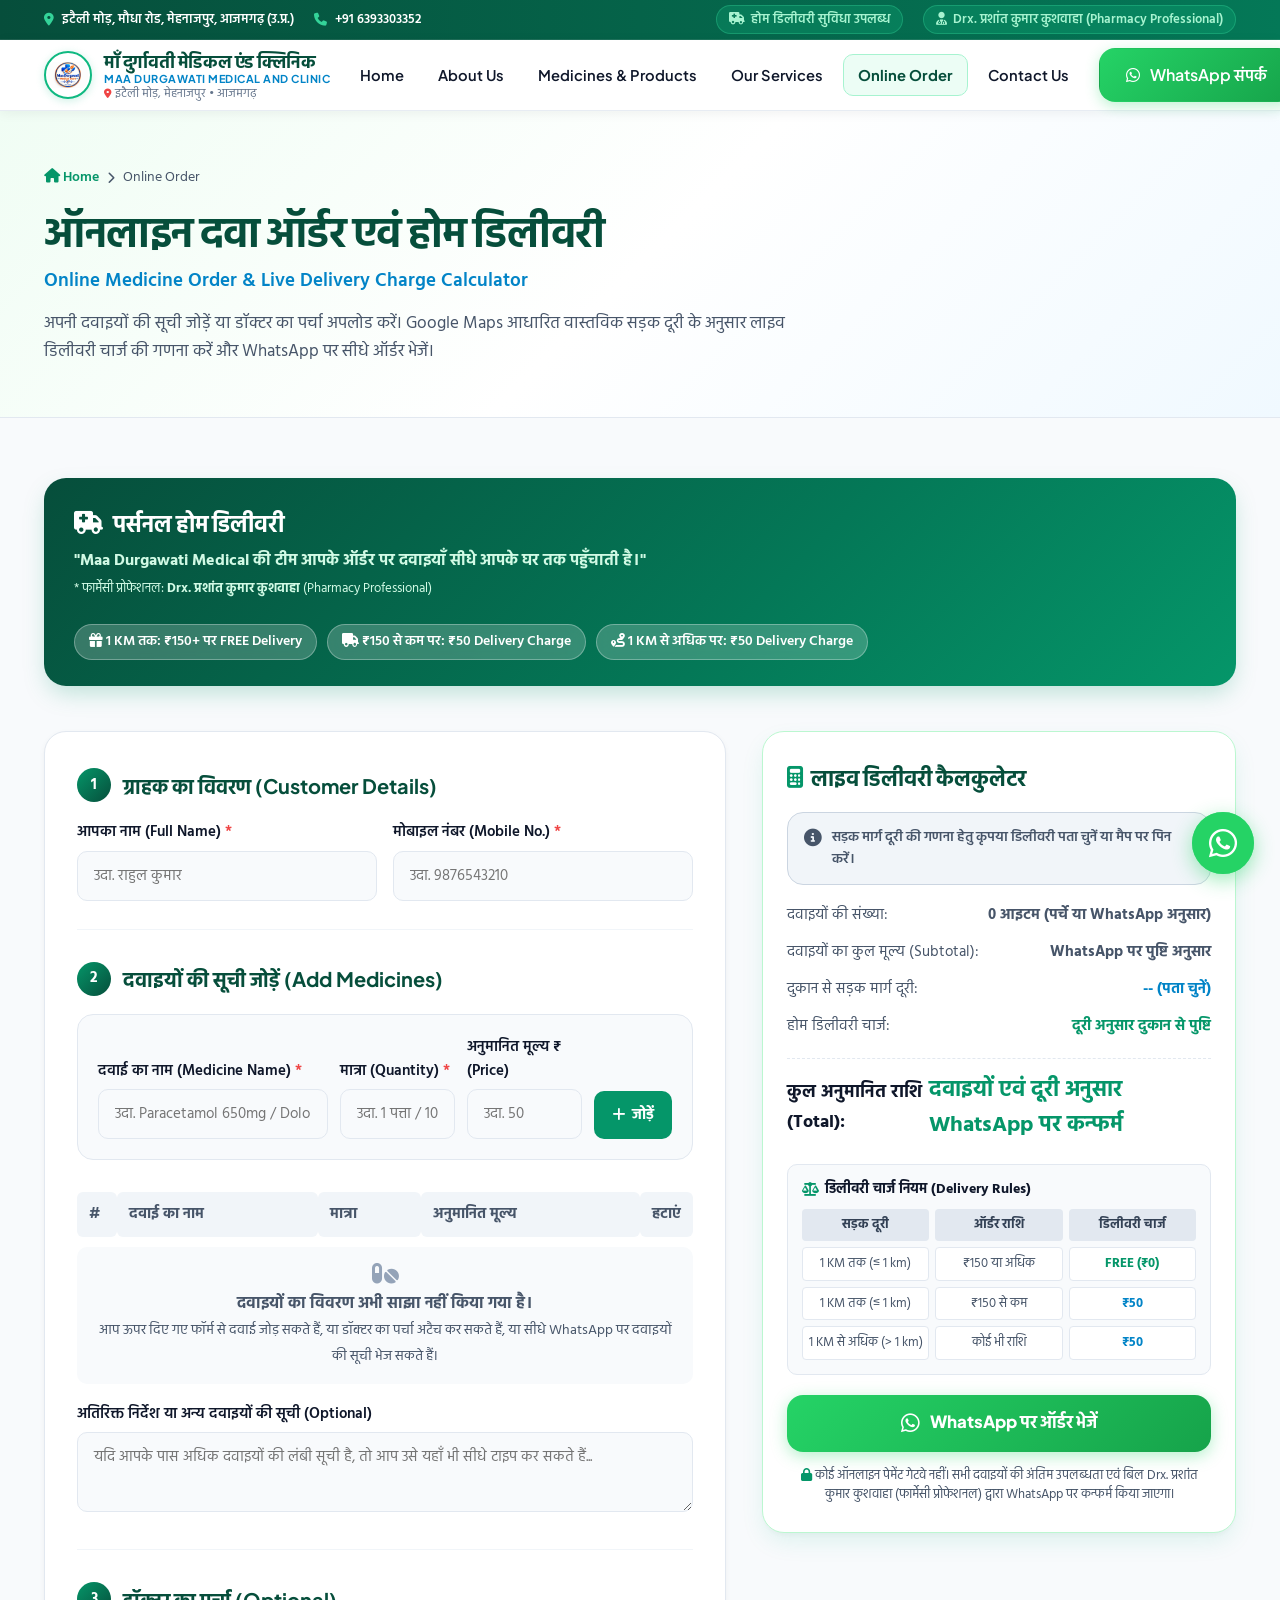
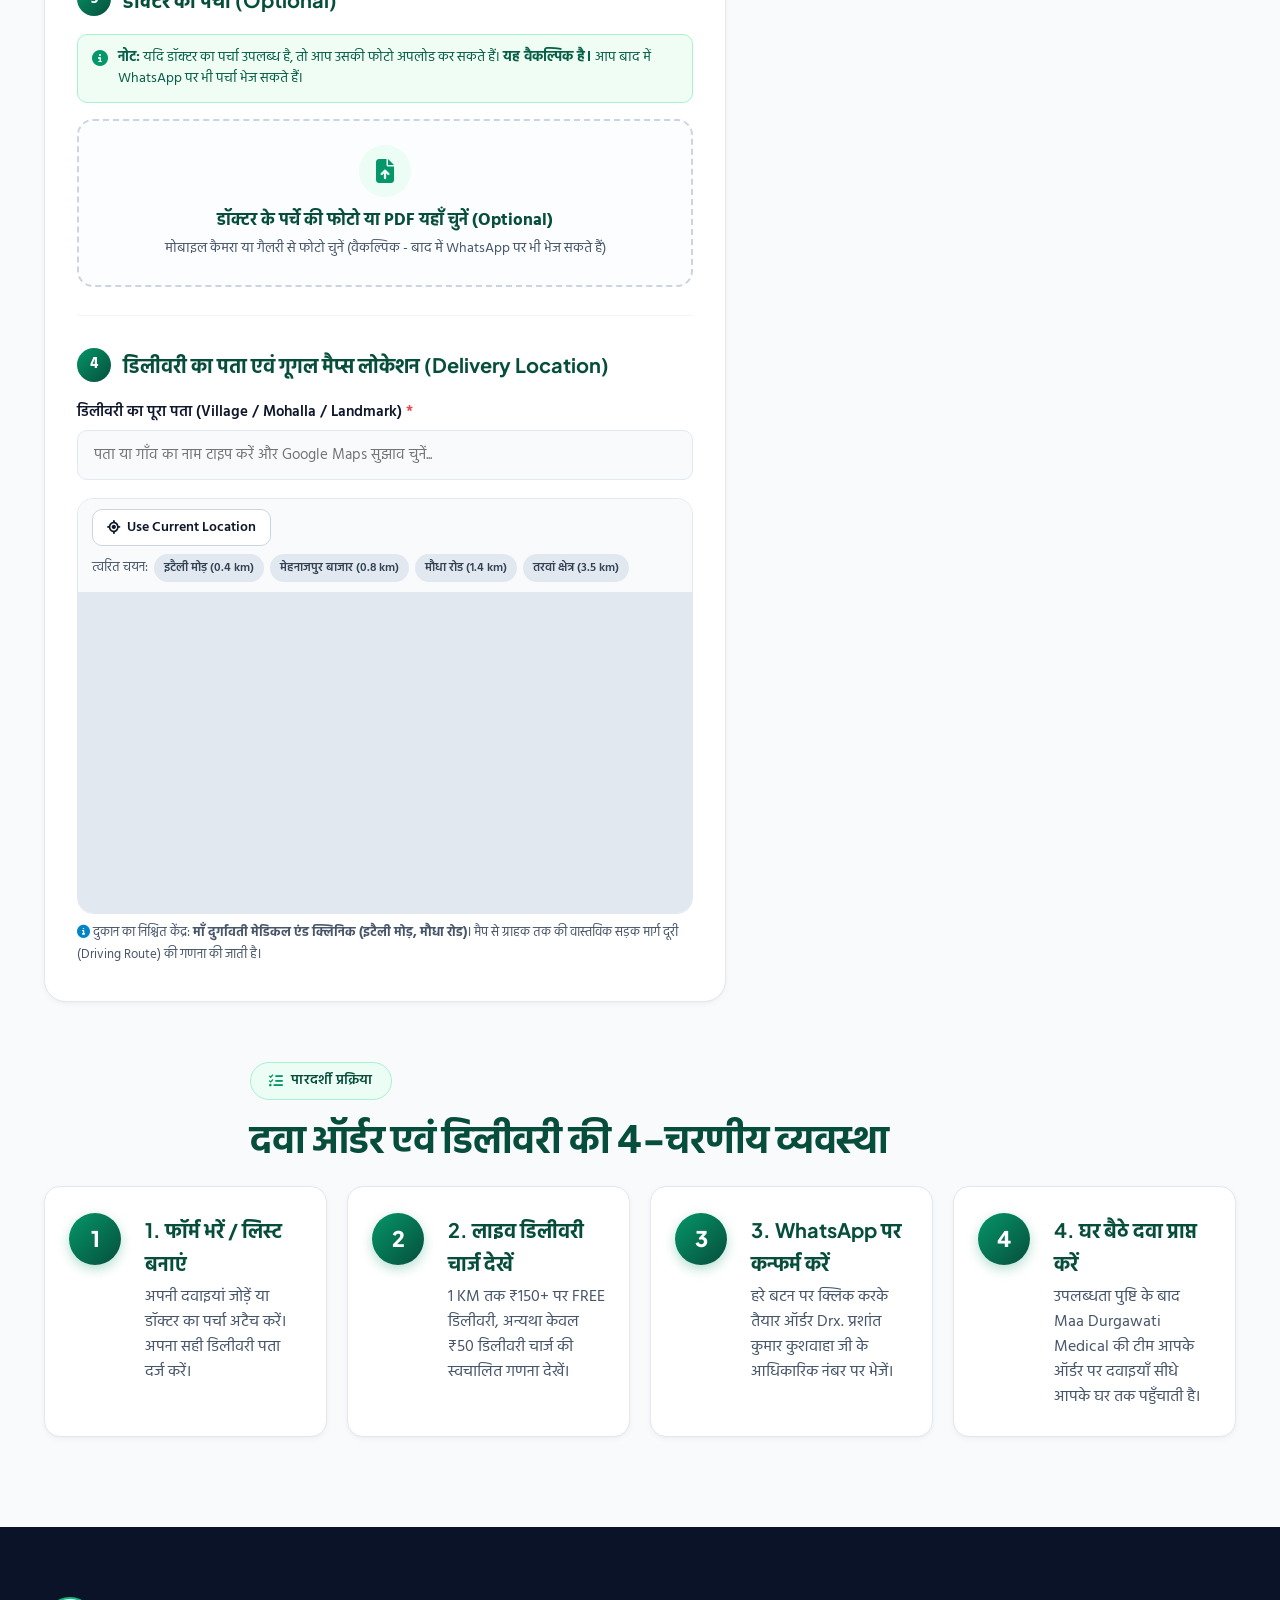
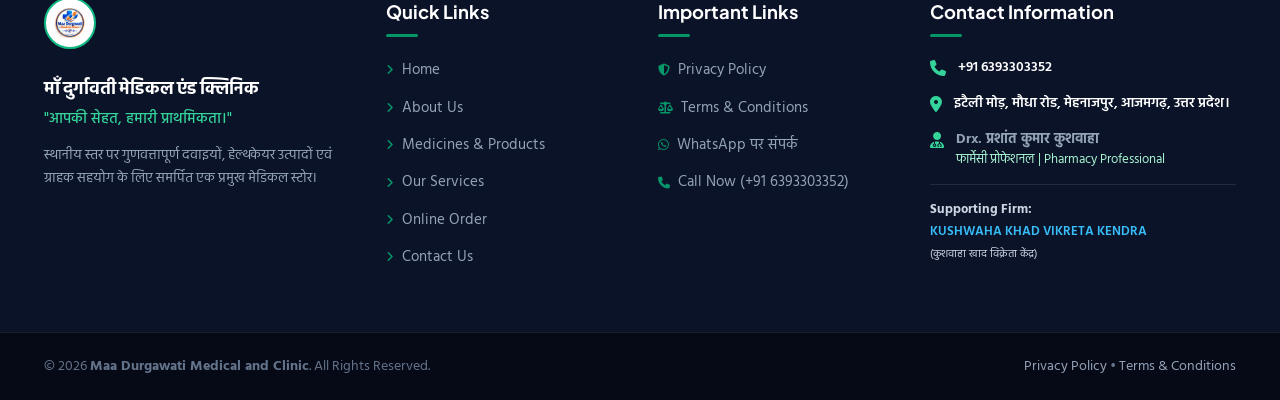
<file: online-order.html>
<!DOCTYPE html>
<html lang="hi">
<head>
  <meta charset="UTF-8">
  <meta name="viewport" content="width=device-width, initial-scale=1.0">
  <title>ऑनलाइन दवा ऑर्डर एवं होम डिलीवरी | Online Medicine Order - माँ दुर्गावती मेडिकल एंड क्लिनिक</title>
  
  <meta name="description" content="अब दवाइयाँ आपके घर तक! माँ दुर्गावती मेडिकल एंड क्लिनिक (मेहनाजपुर, आजमगढ़) से ऑनलाइन दवा ऑर्डर करें। 1 km तक ₹150+ के ऑर्डर पर FREE होम डिलीवरी। Drx प्रशांत कुशवाहा स्वयं डिलीवरी सुविधा।">
  <meta name="keywords" content="Online Medicine Order, दवा होम डिलीवरी मेहनाजपुर, Free medicine delivery Mehnajpur, Maa Durgawati medical store, Drx Prashant Kumar Kushwaha">
  
  <link rel="icon" type="image/svg+xml" href="assets/favicon.svg">
  
  <link rel="preconnect" href="https://fonts.googleapis.com">
  <link rel="preconnect" href="https://fonts.gstatic.com" crossorigin>
  <link href="https://fonts.googleapis.com/css2?family=Hind:wght@400;500;600;700&family=Noto+Sans+Devanagari:wght@400;500;600;700&family=Plus+Jakarta+Sans:wght@400;500;600;700;800&display=swap" rel="stylesheet">
  
  <link rel="stylesheet" href="https://cdnjs.cloudflare.com/ajax/libs/font-awesome/6.5.1/css/all.min.css">
  <link rel="stylesheet" href="css/style.css">
</head>
<body>

  <!-- Top Announcement Bar -->
  <div class="top-bar">
    <div class="container top-bar-content">
      <div class="top-bar-info">
        <div class="top-bar-item">
          <i class="fa-solid fa-location-dot"></i>
          <a href="https://www.google.com/maps/place/Maa+Durgawati+Clinic+and+Medical+Store/@25.6872601,83.0952407,56m/data=!3m1!1e3!4m6!3m5!1s0x3991db16aa63c009:0x560fa03325085ea8!8m2!3d25.6871785!4d83.0952048!16s%2Fg%2F11vxgr2db2" target="_blank" rel="noopener noreferrer">इटैली मोड़, मौधा रोड, मेहनाजपुर, आजमगढ़ (उ.प्र.)</a>
        </div>
        <div class="top-bar-item">
          <i class="fa-solid fa-phone"></i>
          <a href="tel:+916393303352">+91 6393303352</a>
        </div>
      </div>
      <div class="top-bar-info">
        <span class="top-bar-badge"><i class="fa-solid fa-truck-medical"></i> होम डिलीवरी सुविधा उपलब्ध</span>
        <span class="top-bar-badge"><i class="fa-solid fa-user-doctor"></i> Drx. प्रशांत कुमार कुशवाहा (Pharmacy Professional)</span>
      </div>
    </div>
  </div>

  <!-- Sticky Site Header -->
  <header class="site-header">
    <div class="container header-inner">
      <a href="index.html" class="brand-logo" aria-label="Maa Durgawati Medical and Clinic Home">
        <img src="assets/logo.jpg" alt="माँ दुर्गावती मेडिकल स्टोर Logo" class="official-logo-img">
        <div class="brand-text-block">
          <span class="brand-title-hi">माँ दुर्गावती मेडिकल एंड क्लिनिक</span>
          <span class="brand-title-en">MAA DURGAWATI MEDICAL AND CLINIC</span>
          <span class="brand-tagline-sub">
            <i class="fa-solid fa-location-dot"></i> इटैली मोड़, मेहनाजपुर • आजमगढ़
          </span>
        </div>
      </a>

      <nav class="nav-menu" id="navMenu" aria-label="Primary Navigation">
        <a href="index.html" class="nav-link">Home</a>
        <a href="about.html" class="nav-link">About Us</a>
        <a href="medicines.html" class="nav-link">Medicines &amp; Products</a>
        <a href="services.html" class="nav-link">Our Services</a>
        <a href="online-order.html" class="nav-link active">Online Order</a>
        <a href="contact.html" class="nav-link">Contact Us</a>
        
        <div class="mobile-nav-cta">
          <a href="https://wa.me/916393303352" target="_blank" rel="noopener noreferrer" class="btn btn-whatsapp">
            <i class="fa-brands fa-whatsapp"></i> WhatsApp संपर्क
          </a>
          <a href="tel:+916393303352" class="btn btn-primary">
            <i class="fa-solid fa-phone"></i> कॉल करें: +91 6393303352
          </a>
        </div>
      </nav>

      <div class="header-actions">
        <a href="https://wa.me/916393303352" target="_blank" rel="noopener noreferrer" class="btn btn-header-wa">
          <i class="fa-brands fa-whatsapp"></i>
          <span>WhatsApp संपर्क</span>
        </a>
        <button class="mobile-toggle" id="mobileToggle" aria-label="Toggle navigation" aria-expanded="false">
          <i class="fa-solid fa-bars"></i>
        </button>
      </div>
    </div>
  </header>

  <main>
    <!-- Page Hero Banner -->
    <section class="page-hero-banner">
      <div class="container">
        <div class="breadcrumb-nav">
          <a href="index.html"><i class="fa-solid fa-house"></i> Home</a>
          <i class="fa-solid fa-chevron-right" style="font-size: 0.75rem;"></i>
          <span>Online Order</span>
        </div>
        <h1>ऑनलाइन दवा ऑर्डर एवं होम डिलीवरी</h1>
        <div class="page-subtitle">Online Medicine Order &amp; Live Delivery Charge Calculator</div>
        <p class="page-desc">
          अपनी दवाइयों की सूची जोड़ें या डॉक्टर का पर्चा अपलोड करें। Google Maps आधारित वास्तविक सड़क दूरी के अनुसार लाइव डिलीवरी चार्ज की गणना करें और WhatsApp पर सीधे ऑर्डर भेजें।
        </p>
      </div>
    </section>

    <!-- Main Order & Live Calculator Section -->
    <section class="order-system-section">
      <div class="container">

        <!-- Personal Home Delivery Prominent Banner -->
        <div class="personal-delivery-highlight-banner">
          <div class="personal-delivery-content">
            <h3><i class="fa-solid fa-truck-medical"></i> पर्सनल होम डिलीवरी</h3>
            <p>
              <strong>"Maa Durgawati Medical की टीम आपके ऑर्डर पर दवाइयाँ सीधे आपके घर तक पहुँचाती है।"</strong>
            </p>
            <small style="color: #d1fae5; display: block; margin-top: 4px;">
              * फार्मेसी प्रोफेशनल: <strong>Drx. प्रशांत कुमार कुशवाहा</strong> (Pharmacy Professional)
            </small>
          </div>
          <div class="personal-delivery-badges">
            <span class="delivery-pill-tag"><i class="fa-solid fa-gift"></i> 1 KM तक: ₹150+ पर FREE Delivery</span>
            <span class="delivery-pill-tag"><i class="fa-solid fa-truck"></i> ₹150 से कम पर: ₹50 Delivery Charge</span>
            <span class="delivery-pill-tag"><i class="fa-solid fa-route"></i> 1 KM से अधिक पर: ₹50 Delivery Charge</span>
          </div>
        </div>

        <!-- Two-Column Interactive Order Grid -->
        <div class="order-system-grid">
          
          <!-- Column 1: Order Form Panel -->
          <div class="order-form-panel">

            <!-- Step 1: Customer Personal Details -->
            <div class="form-step-section">
              <div class="form-step-header">
                <div class="form-step-number">1</div>
                <h3>ग्राहक का विवरण (Customer Details)</h3>
              </div>
              <div style="display: grid; grid-template-columns: 1fr 1fr; gap: 16px;">
                <div class="form-group" style="margin-bottom: 0;">
                  <label for="custName" class="form-label">आपका नाम (Full Name) <span>*</span></label>
                  <input type="text" id="custName" class="form-control" placeholder="उदा. राहुल कुमार" required>
                </div>
                <div class="form-group" style="margin-bottom: 0;">
                  <label for="custPhone" class="form-label">मोबाइल नंबर (Mobile No.) <span>*</span></label>
                  <input type="tel" id="custPhone" class="form-control" placeholder="उदा. 9876543210" required>
                </div>
              </div>
            </div>

            <!-- Step 2: Multiple Medicines List Builder -->
            <div class="form-step-section">
              <div class="form-step-header">
                <div class="form-step-number">2</div>
                <h3>दवाइयों की सूची जोड़ें (Add Medicines)</h3>
              </div>
              
              <div class="medicine-builder-box">
                <div class="medicine-row-inputs">
                  <div class="form-group" style="margin-bottom: 0;">
                    <label for="medName" class="form-label">दवाई का नाम (Medicine Name) <span>*</span></label>
                    <input type="text" id="medName" class="form-control" placeholder="उदा. Paracetamol 650mg / Dolo">
                  </div>
                  <div class="form-group" style="margin-bottom: 0;">
                    <label for="medQty" class="form-label">मात्रा (Quantity) <span>*</span></label>
                    <input type="text" id="medQty" class="form-control" placeholder="उदा. 1 पत्ता / 10 गोली / 1 शीशी">
                  </div>
                  <div class="form-group" style="margin-bottom: 0;">
                    <label for="medPrice" class="form-label">अनुमानित मूल्य ₹ (Price)</label>
                    <input type="number" id="medPrice" class="form-control" placeholder="उदा. 50" min="0">
                  </div>
                  <button type="button" id="btnAddMedicine" class="btn-add-medicine">
                    <i class="fa-solid fa-plus"></i> जोड़ें
                  </button>
                </div>
              </div>

              <!-- Added Medicines Table -->
              <div style="overflow-x: auto;">
                <table class="medicine-items-table">
                  <thead>
                    <tr>
                      <th style="width: 40px;">#</th>
                      <th>दवाई का नाम</th>
                      <th>मात्रा</th>
                      <th>अनुमानित मूल्य</th>
                      <th style="width: 50px; text-align: right;">हटाएं</th>
                    </tr>
                  </thead>
                  <tbody id="medicineListBody">
                    <!-- Populated dynamically via JS -->
                  </tbody>
                </table>
              </div>

              <div id="emptyMedicineNotice" style="display: none; padding: 14px; text-align: center; color: var(--text-muted); background: #f8fafc; border-radius: var(--radius-sm); margin-top: 10px;">
                अभी कोई दवाई नहीं जोड़ी गई है। कृपया ऊपर से दवाई जोड़ें या पर्चा अपलोड करें।
              </div>

              <!-- Extra Order Notes / List Textarea -->
              <div class="form-group" style="margin-top: 18px; margin-bottom: 0;">
                <label for="custOrderNotes" class="form-label">अतिरिक्त निर्देश या अन्य दवाइयों की सूची (Optional)</label>
                <textarea id="custOrderNotes" class="form-control" placeholder="यदि आपके पास अधिक दवाइयों की लंबी सूची है, तो आप उसे यहाँ भी सीधे टाइप कर सकते हैं..." style="min-height: 80px;"></textarea>
              </div>
            </div>

            <!-- Step 3: Prescription Upload (Optional) -->
            <div class="form-step-section">
              <div class="form-step-header">
                <div class="form-step-number">3</div>
                <h3>डॉक्टर का पर्चा (Optional)</h3>
              </div>

              <!-- Helpful Prescription Note -->
              <div style="background: #f0fdf4; border: 1.5px solid #a7f3d0; border-radius: var(--radius-sm); padding: 12px 14px; margin-bottom: 16px; display: flex; align-items: flex-start; gap: 10px;">
                <i class="fa-solid fa-circle-info" style="color: #059669; margin-top: 3px;"></i>
                <div style="font-size: 0.88rem; color: #065f46; line-height: 1.5;">
                  <strong>नोट:</strong> यदि डॉक्टर का पर्चा उपलब्ध है, तो आप उसकी फोटो अपलोड कर सकते हैं। <strong>यह वैकल्पिक है।</strong> आप बाद में WhatsApp पर भी पर्चा भेज सकते हैं।
                </div>
              </div>

              <div class="prescription-upload-box">
                <input type="file" id="prescriptionFile" accept="image/*,application/pdf">
                <div class="upload-icon-circle">
                  <i class="fa-solid fa-file-arrow-up"></i>
                </div>
                <h4 style="font-size: 1.05rem; color: var(--primary-dark); margin-bottom: 4px;">डॉक्टर के पर्चे की फोटो या PDF यहाँ चुनें (Optional)</h4>
                <p style="font-size: 0.85rem; color: var(--text-muted); margin-bottom: 0;">
                  मोबाइल कैमरा या गैलरी से फोटो चुनें (वैकल्पिक - बाद में WhatsApp पर भी भेज सकते हैं)
                </p>
              </div>

              <div id="prescriptionPreviewArea" class="prescription-preview-area">
                <div style="display: flex; align-items: center; gap: 10px;">
                  <i class="fa-solid fa-file-circle-check" style="color: #059669; font-size: 1.4rem;"></i>
                  <div>
                    <strong id="previewFileName" style="font-size: 0.9rem; color: var(--text-main);">prescription.jpg</strong>
                    <div style="font-size: 0.78rem; color: #059669;">पर्चा चयनित (WhatsApp पर भेजा जाएगा)</div>
                  </div>
                </div>
                <button type="button" id="btnRemovePrescription" class="btn-remove-item" title="पर्चा हटाएं">
                  <i class="fa-solid fa-xmark"></i>
                </button>
              </div>
            </div>

            <!-- Step 4: Delivery Location & Google Maps -->
            <div class="form-step-section">
              <div class="form-step-header">
                <div class="form-step-number">4</div>
                <h3>डिलीवरी का पता एवं गूगल मैप्स लोकेशन (Delivery Location)</h3>
              </div>

              <div class="form-group" style="position: relative;">
                <label for="deliveryAddress" class="form-label">डिलीवरी का पूरा पता (Village / Mohalla / Landmark) <span>*</span></label>
                <input type="text" id="deliveryAddress" class="form-control" placeholder="पता या गाँव का नाम टाइप करें और Google Maps सुझाव चुनें..." autocomplete="off">
                <div id="locationVerificationBadge" class="location-verification-badge"></div>
              </div>

              <!-- Map Container with GPS & Quick Locs -->
              <div class="map-picker-container">
                <div class="map-picker-toolbar">
                  <button type="button" id="btnGpsLocate" class="btn-gps-locate">
                    <i class="fa-solid fa-location-crosshairs"></i> Use Current Location
                  </button>

                  <div class="quick-locations-wrap">
                    <span style="font-size: 0.8rem; color: var(--text-muted); align-self: center;">त्वरित चयन:</span>
                    <button type="button" class="quick-loc-btn" data-addr="इटैली मोड़, मेहनाजपुर" data-lat="25.6875" data-lng="83.0948">
                      इटैली मोड़ (0.4 km)
                    </button>
                    <button type="button" class="quick-loc-btn" data-addr="मेहनाजपुर मुख्य बाजार" data-lat="25.6840" data-lng="83.0910">
                      मेहनाजपुर बाजार (0.8 km)
                    </button>
                    <button type="button" class="quick-loc-btn" data-addr="मौधा रोड चौराहा" data-lat="25.6980" data-lng="83.0990">
                      मौधा रोड (1.4 km)
                    </button>
                    <button type="button" class="quick-loc-btn" data-addr="तरवां मोड़, आजमगढ़ रोड" data-lat="25.7150" data-lng="83.0850">
                      तरवां क्षेत्र (3.5 km)
                    </button>
                  </div>
                </div>

                <div id="orderInteractiveMap" style="width: 100%; height: 320px; position: relative;">
                  <iframe id="orderMapIframe"
                    src="https://maps.google.com/maps?q=25.6871785,83.0952048+(Maa%20Durgawati%20Clinic%20and%20Medical%20Store)&t=&z=16&ie=UTF8&iwloc=B&output=embed" 
                    title="Google Maps Location - Maa Durgawati Clinic and Medical Store"
                    allowfullscreen="" 
                    loading="lazy" 
                    referrerpolicy="no-referrer-when-downgrade"
                    style="width: 100%; height: 320px; border: 0; display: block; border-radius: var(--radius-sm);">
                  </iframe>
                </div>
              </div>

              <small style="color: var(--text-muted); display: block; margin-top: 8px; font-size: 0.82rem;">
                <i class="fa-solid fa-circle-info" style="color: var(--secondary-color);"></i>
                दुकान का निश्चित केंद्र: <strong>माँ दुर्गावती मेडिकल एंड क्लिनिक (इटैली मोड़, मौधा रोड)</strong>। मैप से ग्राहक तक की वास्तविक सड़क मार्ग दूरी (Driving Route) की गणना की जाती है।
              </small>
            </div>

          </div>

          <!-- Column 2: Live Delivery Calculator & Order Summary (Sticky) -->
          <div class="order-calc-panel">
            <div class="delivery-calc-card">
              <h3><i class="fa-solid fa-calculator" style="color: var(--primary-color);"></i> लाइव डिलीवरी कैलकुलेटर</h3>

              <!-- Dynamic Status Message Box -->
              <div id="deliveryStatusBox" class="delivery-status-box free">
                <!-- Updated dynamically via order-system.js -->
              </div>

              <!-- Cost Breakdown -->
              <div class="calc-breakdown-list">
                <div class="calc-row">
                  <span>दवाइयों की संख्या:</span>
                  <strong id="calcItemCount">2 आइटम (Items)</strong>
                </div>

                <div class="calc-row">
                  <span>दवाइयों का कुल मूल्य (Subtotal):</span>
                  <strong id="calcSubtotal">₹160</strong>
                </div>

                <div class="calc-row">
                  <span>दुकान से सड़क मार्ग दूरी:</span>
                  <strong id="calcDistance" style="color: var(--secondary-color);">0.8 km</strong>
                </div>

                <div class="calc-row">
                  <span>होम डिलीवरी चार्ज:</span>
                  <strong id="calcDeliveryCharge" style="color: #059669;">FREE (₹0)</strong>
                </div>

                <div class="calc-row highlight">
                  <span>कुल अनुमानित राशि (Total):</span>
                  <span class="total-price" id="calcTotalEstimate">₹160</span>
                </div>
              </div>

              <!-- Official Delivery Charge Rules Matrix -->
              <div class="rules-reference-table">
                <h5><i class="fa-solid fa-scale-balanced" style="color: var(--primary-color);"></i> डिलीवरी चार्ज नियम (Delivery Rules)</h5>
                <div class="rules-table-grid">
                  <div class="col-header">सड़क दूरी</div>
                  <div class="col-header">ऑर्डर राशि</div>
                  <div class="col-header">डिलीवरी चार्ज</div>

                  <div class="col-cell">1 KM तक (&le; 1 km)</div>
                  <div class="col-cell">₹150 या अधिक</div>
                  <div class="col-cell" style="color: #059669; font-weight: 700;">FREE (₹0)</div>

                  <div class="col-cell">1 KM तक (&le; 1 km)</div>
                  <div class="col-cell">₹150 से कम</div>
                  <div class="col-cell" style="color: #0284c7; font-weight: 700;">₹50</div>

                  <div class="col-cell">1 KM से अधिक (&gt; 1 km)</div>
                  <div class="col-cell">कोई भी राशि</div>
                  <div class="col-cell" style="color: #0284c7; font-weight: 700;">₹50</div>
                </div>
              </div>

              <!-- Submit WhatsApp Order Button -->
              <button type="button" id="submitOrderBtn" class="btn-whatsapp-order">
                <i class="fa-brands fa-whatsapp" style="font-size: 1.35rem;"></i>
                <span>WhatsApp पर ऑर्डर भेजें</span>
              </button>

              <div style="margin-top: 14px; font-size: 0.8rem; color: var(--text-muted); text-align: center; line-height: 1.5;">
                <i class="fa-solid fa-lock" style="color: #059669;"></i>
                कोई ऑनलाइन पेमेंट गेटवे नहीं। सभी दवाइयों की अंतिम उपलब्धता एवं बिल Drx. प्रशांत कुमार कुशवाहा (फार्मेसी प्रोफेशनल) द्वारा WhatsApp पर कन्फर्म किया जाएगा।
              </div>
            </div>
          </div>

        </div>

        <!-- 4-Step Ordering Flow Reference Section -->
        <div style="margin-top: 60px;">
          <div class="section-header" style="text-align: left; margin-bottom: 25px;">
            <span class="section-badge"><i class="fa-solid fa-list-check"></i> पारदर्शी प्रक्रिया</span>
            <h2 class="section-title">दवा ऑर्डर एवं डिलीवरी की 4-चरणीय व्यवस्था</h2>
          </div>

          <div style="display: grid; grid-template-columns: repeat(auto-fit, minmax(260px, 1fr)); gap: 20px;">
            <div class="order-step-row" style="margin-bottom: 0;">
              <div class="order-step-num">1</div>
              <div class="order-step-content">
                <h3>1. फॉर्म भरें / लिस्ट बनाएं</h3>
                <p>अपनी दवाइयां जोड़ें या डॉक्टर का पर्चा अटैच करें। अपना सही डिलीवरी पता दर्ज करें।</p>
              </div>
            </div>

            <div class="order-step-row" style="margin-bottom: 0;">
              <div class="order-step-num">2</div>
              <div class="order-step-content">
                <h3>2. लाइव डिलीवरी चार्ज देखें</h3>
                <p>1 KM तक ₹150+ पर FREE डिलीवरी, अन्यथा केवल ₹50 डिलीवरी चार्ज की स्वचालित गणना देखें।</p>
              </div>
            </div>

            <div class="order-step-row" style="margin-bottom: 0;">
              <div class="order-step-num">3</div>
              <div class="order-step-content">
                <h3>3. WhatsApp पर कन्फर्म करें</h3>
                <p>हरे बटन पर क्लिक करके तैयार ऑर्डर Drx. प्रशांत कुमार कुशवाहा जी के आधिकारिक नंबर पर भेजें।</p>
              </div>
            </div>

            <div class="order-step-row" style="margin-bottom: 0;">
              <div class="order-step-num">4</div>
              <div class="order-step-content">
                <h3>4. घर बैठे दवा प्राप्त करें</h3>
                <p>उपलब्धता पुष्टि के बाद Maa Durgawati Medical की टीम आपके ऑर्डर पर दवाइयाँ सीधे आपके घर तक पहुँचाती है।</p>
              </div>
            </div>
          </div>
        </div>

      </div>
    </section>
  </main>

  <!-- Footer -->
  <footer class="site-footer">
    <div class="container footer-grid">
      <div class="footer-col footer-brand">
        <a href="index.html" style="display: inline-block;">
          <img src="assets/logo.jpg" alt="माँ दुर्गावती मेडिकल स्टोर Logo" class="footer-logo-img">
        </a>
        <div class="footer-brand-title">माँ दुर्गावती मेडिकल एंड क्लिनिक</div>
        <div class="footer-brand-tagline">"आपकी सेहत, हमारी प्राथमिकता।"</div>
        <p class="footer-brand-desc">
          स्थानीय स्तर पर गुणवत्तापूर्ण दवाइयों, हेल्थकेयर उत्पादों एवं ग्राहक सहयोग के लिए समर्पित एक प्रमुख मेडिकल स्टोर।
        </p>
      </div>

      <div class="footer-col">
        <h4>Quick Links</h4>
        <ul class="footer-links-list">
          <li><a href="index.html"><i class="fa-solid fa-angle-right"></i> Home</a></li>
          <li><a href="about.html"><i class="fa-solid fa-angle-right"></i> About Us</a></li>
          <li><a href="medicines.html"><i class="fa-solid fa-angle-right"></i> Medicines &amp; Products</a></li>
          <li><a href="services.html"><i class="fa-solid fa-angle-right"></i> Our Services</a></li>
          <li><a href="online-order.html"><i class="fa-solid fa-angle-right"></i> Online Order</a></li>
          <li><a href="contact.html"><i class="fa-solid fa-angle-right"></i> Contact Us</a></li>
        </ul>
      </div>

      <div class="footer-col">
        <h4>Important Links</h4>
        <ul class="footer-links-list">
          <li><a href="privacy-policy.html"><i class="fa-solid fa-shield-halved"></i> Privacy Policy</a></li>
          <li><a href="terms-and-conditions.html"><i class="fa-solid fa-scale-balanced"></i> Terms &amp; Conditions</a></li>
          <li><a href="https://wa.me/916393303352" target="_blank" rel="noopener noreferrer"><i class="fa-brands fa-whatsapp"></i> WhatsApp पर संपर्क</a></li>
          <li><a href="tel:+916393303352"><i class="fa-solid fa-phone"></i> Call Now (+91 6393303352)</a></li>
        </ul>
      </div>

      <div class="footer-col">
        <h4>Contact Information</h4>
        <ul class="footer-contact-list">
          <li>
            <i class="fa-solid fa-phone"></i>
            <div><a href="tel:+916393303352">+91 6393303352</a></div>
          </li>
          <li>
            <i class="fa-solid fa-location-dot"></i>
            <div><a href="https://www.google.com/maps/place/Maa+Durgawati+Clinic+and+Medical+Store/@25.6872601,83.0952407,56m/data=!3m1!1e3!4m6!3m5!1s0x3991db16aa63c009:0x560fa03325085ea8!8m2!3d25.6871785!4d83.0952048!16s%2Fg%2F11vxgr2db2" target="_blank" rel="noopener noreferrer">इटैली मोड़, मौधा रोड, मेहनाजपुर, आजमगढ़, उत्तर प्रदेश।</a></div>
          </li>
          <li>
            <i class="fa-solid fa-user-doctor"></i>
            <div>
              <strong>Drx. प्रशांत कुमार कुशवाहा</strong>
              <div style="font-size: 0.82rem; color: #a7f3d0;">फार्मेसी प्रोफेशनल | Pharmacy Professional</div>
            </div>
          </li>
        </ul>
        <div class="footer-supporting-note">
          <strong>Supporting Firm:</strong>
          <span>KUSHWAHA KHAD VIKRETA KENDRA</span>
          <small>(कुशवाहा खाद विक्रेता केंद्र)</small>
        </div>
      </div>
    </div>

    <div class="footer-bottom">
      <div class="container footer-bottom-inner">
        <div>
          &copy; <span id="currentYear">2026</span> <strong>Maa Durgawati Medical and Clinic</strong>. All Rights Reserved.
        </div>
        <div>
          <a href="privacy-policy.html">Privacy Policy</a> • <a href="terms-and-conditions.html">Terms &amp; Conditions</a>
        </div>
      </div>
    </div>
  </footer>

  <!-- Floating WhatsApp Action Button -->
  <a href="https://wa.me/916393303352" target="_blank" rel="noopener noreferrer" class="floating-whatsapp-btn" aria-label="Chat on WhatsApp">
    <i class="fa-brands fa-whatsapp"></i>
    <span class="floating-whatsapp-tooltip">WhatsApp पर संपर्क करें</span>
  </a>

  <!-- Scripts -->
  <script>
    window.GOOGLE_MAPS_API_KEY = window.GOOGLE_MAPS_API_KEY || localStorage.getItem('GOOGLE_MAPS_API_KEY') || '';
  </script>
  <script src="js/main.js"></script>
  <script src="js/order-system.js"></script>
</body>
</html>
</file>
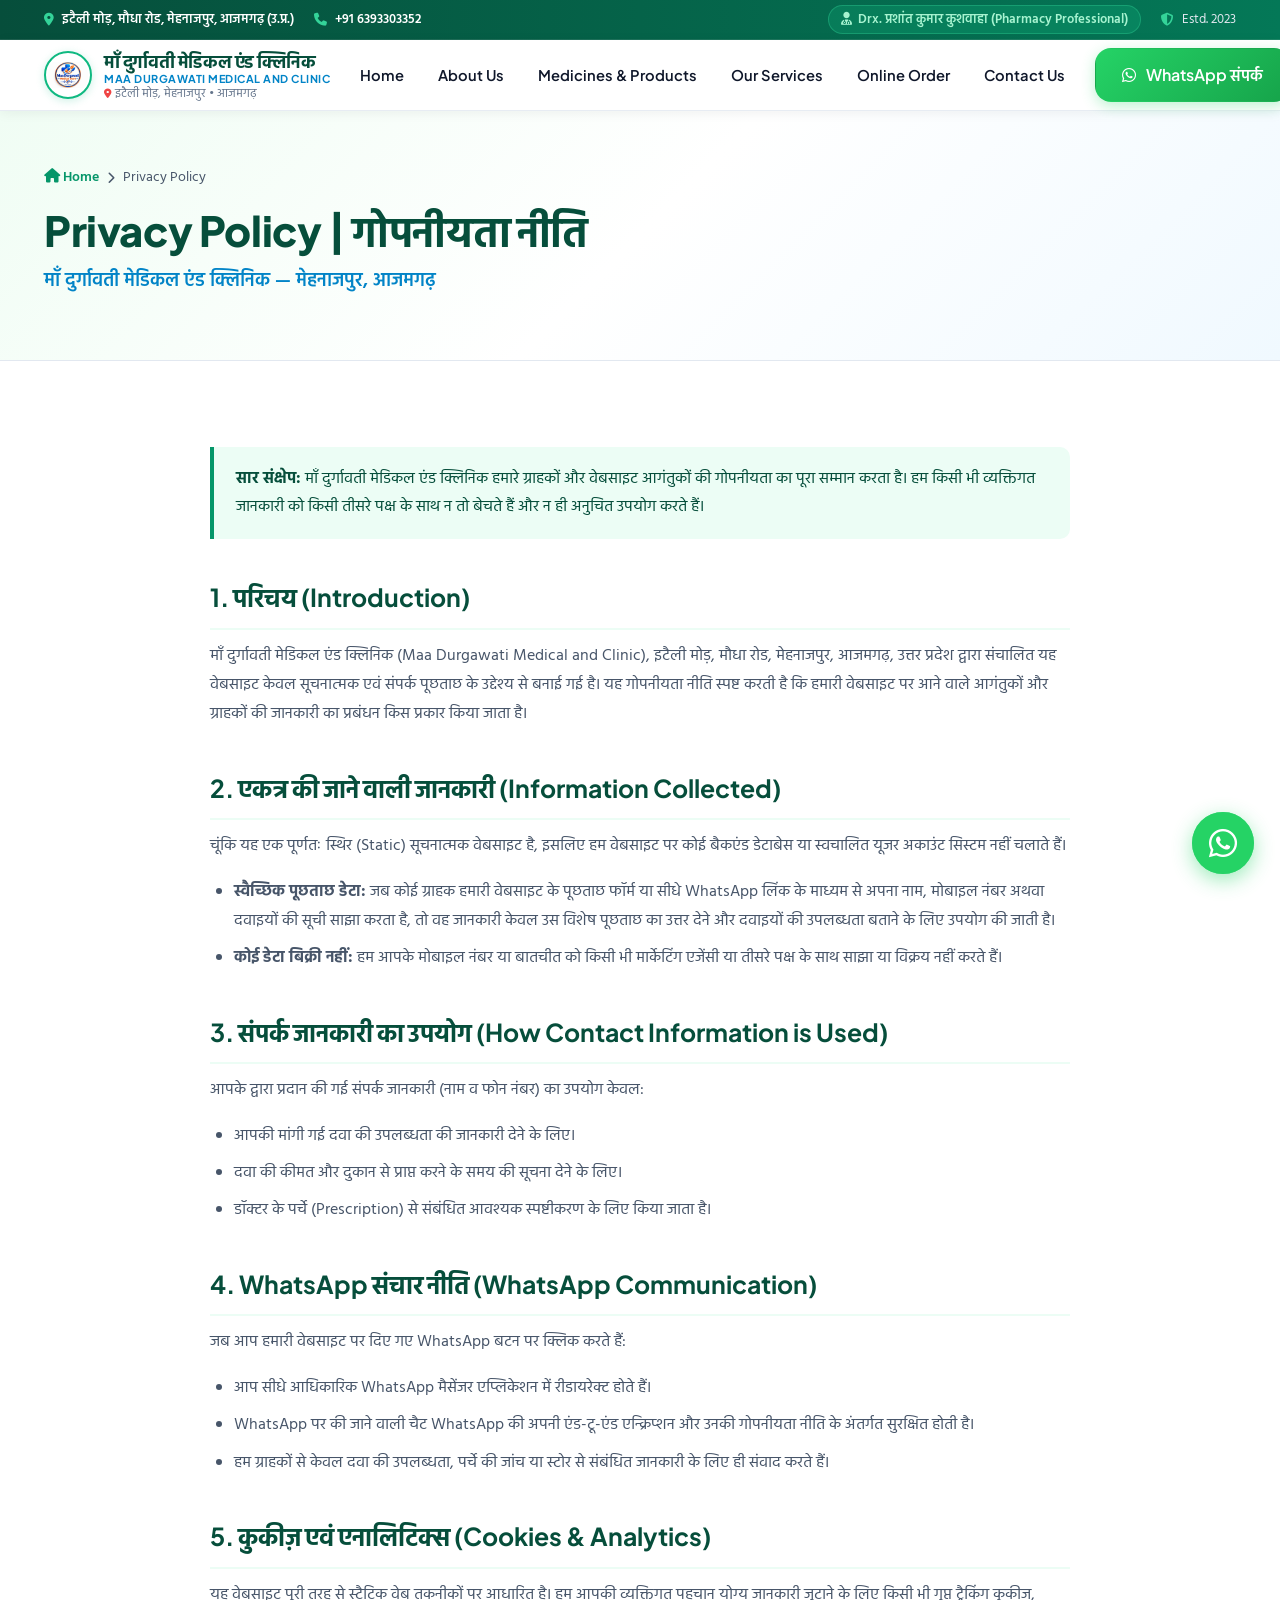
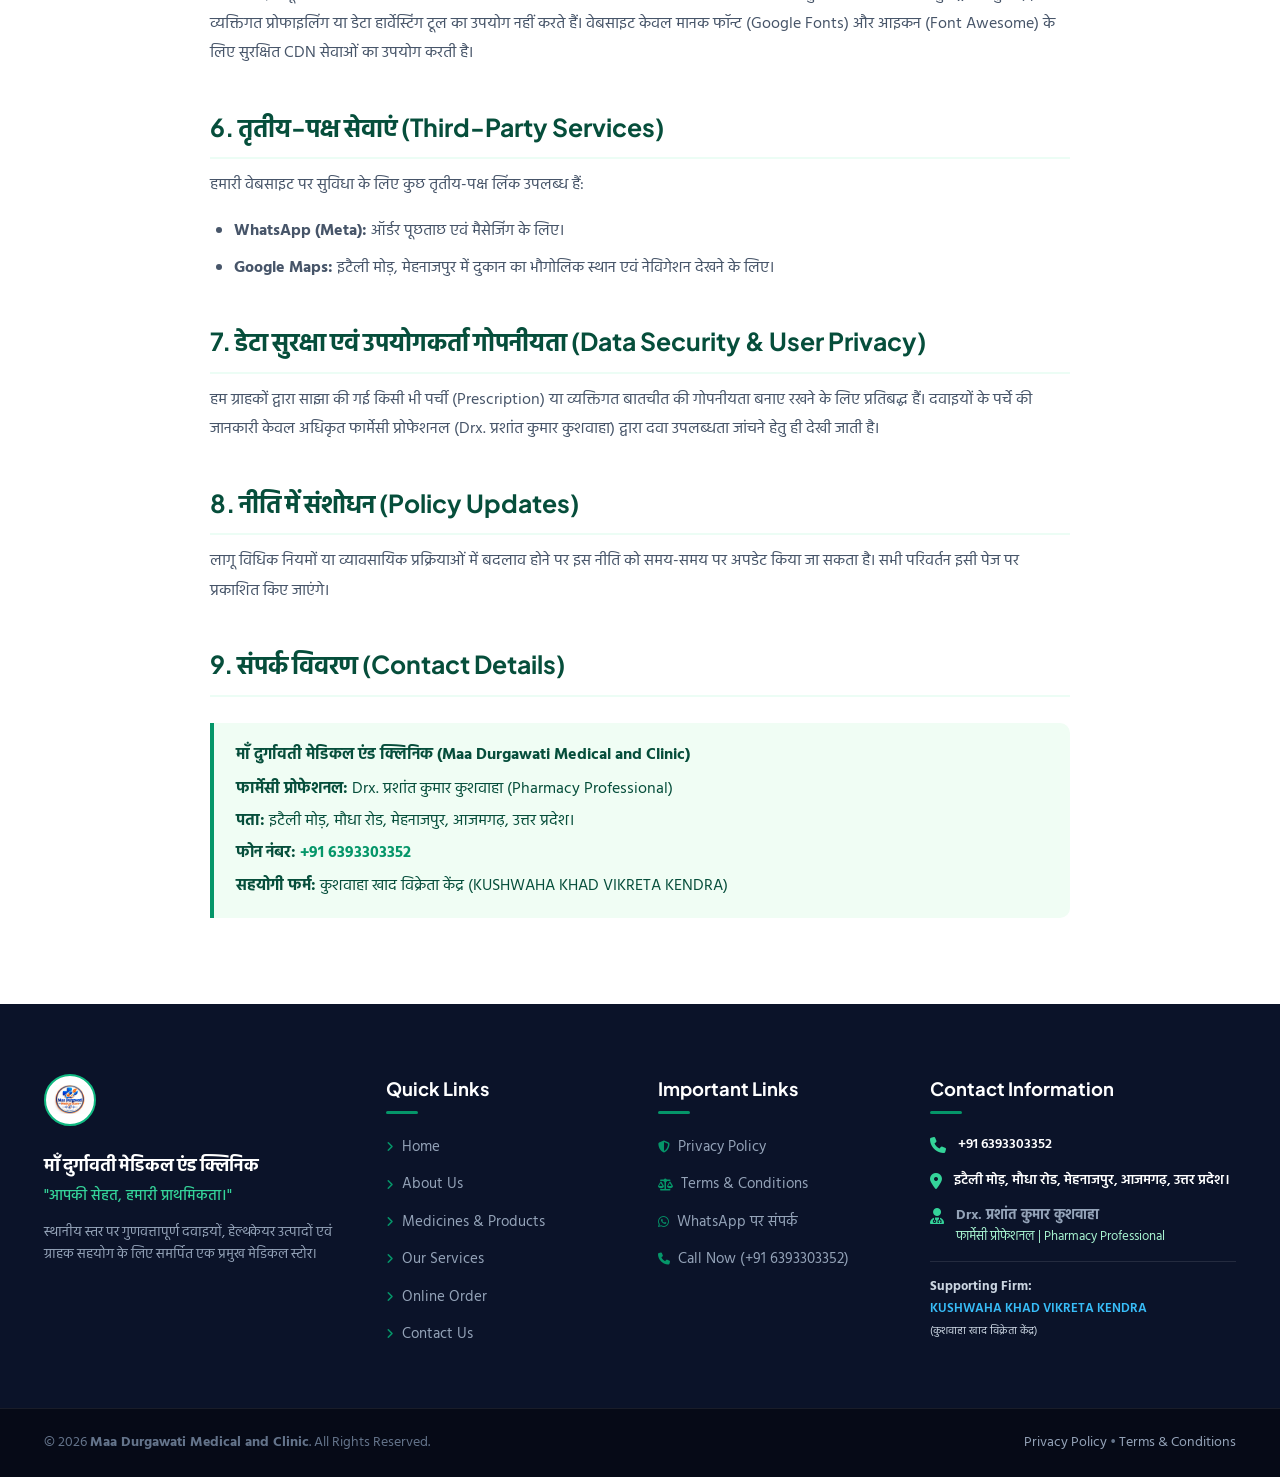
<file: privacy-policy.html>
<!DOCTYPE html>
<html lang="hi">
<head>
  <meta charset="UTF-8">
  <meta name="viewport" content="width=device-width, initial-scale=1.0">
  <title>Privacy Policy | गोपनीयता नीति - माँ दुर्गावती मेडिकल एंड क्लिनिक</title>
  
  <meta name="description" content="Privacy Policy for Maa Durgawati Medical and Clinic, Itaily Moad, Maudha Road, Mehnajpur, Azamgarh. Learn how we handle customer communication and data.">
  <meta name="robots" content="index, follow">
  
  <link rel="icon" type="image/svg+xml" href="assets/favicon.svg">
  
  <link rel="preconnect" href="https://fonts.googleapis.com">
  <link rel="preconnect" href="https://fonts.gstatic.com" crossorigin>
  <link href="https://fonts.googleapis.com/css2?family=Hind:wght@400;500;600;700&family=Noto+Sans+Devanagari:wght@400;500;600;700&family=Plus+Jakarta+Sans:wght@400;500;600;700;800&display=swap" rel="stylesheet">
  
  <link rel="stylesheet" href="https://cdnjs.cloudflare.com/ajax/libs/font-awesome/6.5.1/css/all.min.css">
  <link rel="stylesheet" href="css/style.css">
</head>
<body>

  <!-- Top Announcement Bar -->
  <div class="top-bar">
    <div class="container top-bar-content">
      <div class="top-bar-info">
        <div class="top-bar-item">
          <i class="fa-solid fa-location-dot"></i>
          <a href="https://www.google.com/maps/place/Maa+Durgawati+Clinic+and+Medical+Store/@25.6872601,83.0952407,56m/data=!3m1!1e3!4m6!3m5!1s0x3991db16aa63c009:0x560fa03325085ea8!8m2!3d25.6871785!4d83.0952048!16s%2Fg%2F11vxgr2db2" target="_blank" rel="noopener noreferrer">इटैली मोड़, मौधा रोड, मेहनाजपुर, आजमगढ़ (उ.प्र.)</a>
        </div>
        <div class="top-bar-item">
          <i class="fa-solid fa-phone"></i>
          <a href="tel:+916393303352">+91 6393303352</a>
        </div>
      </div>
      <div class="top-bar-info">
        <span class="top-bar-badge"><i class="fa-solid fa-user-doctor"></i> Drx. प्रशांत कुमार कुशवाहा (Pharmacy Professional)</span>
        <span class="top-bar-item"><i class="fa-solid fa-shield-halved"></i> Estd. 2023</span>
      </div>
    </div>
  </div>

  <!-- Sticky Site Header -->
  <header class="site-header">
    <div class="container header-inner">
      <a href="index.html" class="brand-logo" aria-label="Maa Durgawati Medical and Clinic Home">
        <img src="assets/logo.jpg" alt="माँ दुर्गावती मेडिकल स्टोर Logo" class="official-logo-img">
        <div class="brand-text-block">
          <span class="brand-title-hi">माँ दुर्गावती मेडिकल एंड क्लिनिक</span>
          <span class="brand-title-en">MAA DURGAWATI MEDICAL AND CLINIC</span>
          <span class="brand-tagline-sub">
            <i class="fa-solid fa-location-dot"></i> इटैली मोड़, मेहनाजपुर • आजमगढ़
          </span>
        </div>
      </a>

      <nav class="nav-menu" id="navMenu" aria-label="Primary Navigation">
        <a href="index.html" class="nav-link">Home</a>
        <a href="about.html" class="nav-link">About Us</a>
        <a href="medicines.html" class="nav-link">Medicines &amp; Products</a>
        <a href="services.html" class="nav-link">Our Services</a>
        <a href="online-order.html" class="nav-link">Online Order</a>
        <a href="contact.html" class="nav-link">Contact Us</a>
        
        <div class="mobile-nav-cta">
          <a href="https://wa.me/916393303352" target="_blank" rel="noopener noreferrer" class="btn btn-whatsapp">
            <i class="fa-brands fa-whatsapp"></i> WhatsApp संपर्क
          </a>
          <a href="tel:+916393303352" class="btn btn-primary">
            <i class="fa-solid fa-phone"></i> कॉल करें: +91 6393303352
          </a>
        </div>
      </nav>

      <div class="header-actions">
        <a href="https://wa.me/916393303352" target="_blank" rel="noopener noreferrer" class="btn btn-header-wa">
          <i class="fa-brands fa-whatsapp"></i>
          <span>WhatsApp संपर्क</span>
        </a>
        <button class="mobile-toggle" id="mobileToggle" aria-label="Toggle navigation" aria-expanded="false">
          <i class="fa-solid fa-bars"></i>
        </button>
      </div>
    </div>
  </header>

  <main>
    <!-- Page Hero Banner -->
    <section class="page-hero-banner">
      <div class="container">
        <div class="breadcrumb-nav">
          <a href="index.html"><i class="fa-solid fa-house"></i> Home</a>
          <i class="fa-solid fa-chevron-right" style="font-size: 0.75rem;"></i>
          <span>Privacy Policy</span>
        </div>
        <h1>Privacy Policy | गोपनीयता नीति</h1>
        <div class="page-subtitle">माँ दुर्गावती मेडिकल एंड क्लिनिक — मेहनाजपुर, आजमगढ़</div>
      </div>
    </section>

    <!-- Policy Content Body -->
    <div class="policy-content-body">
      <div class="container">
        <article class="policy-card-main">
          
          <div class="policy-alert-box">
            <strong>सार संक्षेप:</strong> माँ दुर्गावती मेडिकल एंड क्लिनिक हमारे ग्राहकों और वेबसाइट आगंतुकों की गोपनीयता का पूरा सम्मान करता है। हम किसी भी व्यक्तिगत जानकारी को किसी तीसरे पक्ष के साथ न तो बेचते हैं और न ही अनुचित उपयोग करते हैं।
          </div>

          <h2>1. परिचय (Introduction)</h2>
          <p>
            माँ दुर्गावती मेडिकल एंड क्लिनिक (Maa Durgawati Medical and Clinic), इटैली मोड़, मौधा रोड, मेहनाजपुर, आजमगढ़, उत्तर प्रदेश द्वारा संचालित यह वेबसाइट केवल सूचनात्मक एवं संपर्क पूछताछ के उद्देश्य से बनाई गई है। यह गोपनीयता नीति स्पष्ट करती है कि हमारी वेबसाइट पर आने वाले आगंतुकों और ग्राहकों की जानकारी का प्रबंधन किस प्रकार किया जाता है।
          </p>

          <h2>2. एकत्र की जाने वाली जानकारी (Information Collected)</h2>
          <p>
            चूंकि यह एक पूर्णतः स्थिर (Static) सूचनात्मक वेबसाइट है, इसलिए हम वेबसाइट पर कोई बैकएंड डेटाबेस या स्वचालित यूजर अकाउंट सिस्टम नहीं चलाते हैं।
          </p>
          <ul>
            <li><strong>स्वैच्छिक पूछताछ डेटा:</strong> जब कोई ग्राहक हमारी वेबसाइट के पूछताछ फॉर्म या सीधे WhatsApp लिंक के माध्यम से अपना नाम, मोबाइल नंबर अथवा दवाइयों की सूची साझा करता है, तो वह जानकारी केवल उस विशेष पूछताछ का उत्तर देने और दवाइयों की उपलब्धता बताने के लिए उपयोग की जाती है।</li>
            <li><strong>कोई डेटा बिक्री नहीं:</strong> हम आपके मोबाइल नंबर या बातचीत को किसी भी मार्केटिंग एजेंसी या तीसरे पक्ष के साथ साझा या विक्रय नहीं करते हैं।</li>
          </ul>

          <h2>3. संपर्क जानकारी का उपयोग (How Contact Information is Used)</h2>
          <p>
            आपके द्वारा प्रदान की गई संपर्क जानकारी (नाम व फोन नंबर) का उपयोग केवल:
          </p>
          <ul>
            <li>आपकी मांगी गई दवा की उपलब्धता की जानकारी देने के लिए।</li>
            <li>दवा की कीमत और दुकान से प्राप्त करने के समय की सूचना देने के लिए।</li>
            <li>डॉक्टर के पर्चे (Prescription) से संबंधित आवश्यक स्पष्टीकरण के लिए किया जाता है।</li>
          </ul>

          <h2>4. WhatsApp संचार नीति (WhatsApp Communication)</h2>
          <p>
            जब आप हमारी वेबसाइट पर दिए गए WhatsApp बटन पर क्लिक करते हैं:
          </p>
          <ul>
            <li>आप सीधे आधिकारिक WhatsApp मैसेंजर एप्लिकेशन में रीडायरेक्ट होते हैं।</li>
            <li>WhatsApp पर की जाने वाली चैट WhatsApp की अपनी एंड-टू-एंड एन्क्रिप्शन और उनकी गोपनीयता नीति के अंतर्गत सुरक्षित होती है।</li>
            <li>हम ग्राहकों से केवल दवा की उपलब्धता, पर्चे की जांच या स्टोर से संबंधित जानकारी के लिए ही संवाद करते हैं।</li>
          </ul>

          <h2>5. कुकीज़ एवं एनालिटिक्स (Cookies &amp; Analytics)</h2>
          <p>
            यह वेबसाइट पूरी तरह से स्टैटिक वेब तकनीकों पर आधारित है। हम आपकी व्यक्तिगत पहचान योग्य जानकारी जुटाने के लिए किसी भी गुप्त ट्रैकिंग कुकीज़, व्यक्तिगत प्रोफाइलिंग या डेटा हार्वेस्टिंग टूल का उपयोग नहीं करते हैं। वेबसाइट केवल मानक फॉन्ट (Google Fonts) और आइकन (Font Awesome) के लिए सुरक्षित CDN सेवाओं का उपयोग करती है।
          </p>

          <h2>6. तृतीय-पक्ष सेवाएं (Third-Party Services)</h2>
          <p>
            हमारी वेबसाइट पर सुविधा के लिए कुछ तृतीय-पक्ष लिंक उपलब्ध हैं:
          </p>
          <ul>
            <li><strong>WhatsApp (Meta):</strong> ऑर्डर पूछताछ एवं मैसेजिंग के लिए।</li>
            <li><strong>Google Maps:</strong> इटैली मोड़, मेहनाजपुर में दुकान का भौगोलिक स्थान एवं नेविगेशन देखने के लिए।</li>
          </ul>

          <h2>7. डेटा सुरक्षा एवं उपयोगकर्ता गोपनीयता (Data Security &amp; User Privacy)</h2>
          <p>
            हम ग्राहकों द्वारा साझा की गई किसी भी पर्ची (Prescription) या व्यक्तिगत बातचीत की गोपनीयता बनाए रखने के लिए प्रतिबद्ध हैं। दवाइयों के पर्चे की जानकारी केवल अधिकृत फार्मेसी प्रोफेशनल (Drx. प्रशांत कुमार कुशवाहा) द्वारा दवा उपलब्धता जांचने हेतु ही देखी जाती है।
          </p>

          <h2>8. नीति में संशोधन (Policy Updates)</h2>
          <p>
            लागू विधिक नियमों या व्यावसायिक प्रक्रियाओं में बदलाव होने पर इस नीति को समय-समय पर अपडेट किया जा सकता है। सभी परिवर्तन इसी पेज पर प्रकाशित किए जाएंगे।
          </p>

          <h2>9. संपर्क विवरण (Contact Details)</h2>
          <div class="policy-alert-box" style="background: #f0fdf4; border-left-color: #059669;">
            <p style="margin-bottom: 6px;"><strong>माँ दुर्गावती मेडिकल एंड क्लिनिक (Maa Durgawati Medical and Clinic)</strong></p>
            <p style="margin-bottom: 4px;"><strong>फार्मेसी प्रोफेशनल:</strong> Drx. प्रशांत कुमार कुशवाहा (Pharmacy Professional)</p>
            <p style="margin-bottom: 4px;"><strong>पता:</strong> इटैली मोड़, मौधा रोड, मेहनाजपुर, आजमगढ़, उत्तर प्रदेश।</p>
            <p style="margin-bottom: 4px;"><strong>फोन नंबर:</strong> <a href="tel:+916393303352" style="font-weight: 700; color: #059669;">+91 6393303352</a></p>
            <p style="margin-bottom: 0;"><strong>सहयोगी फर्म:</strong> कुशवाहा खाद विक्रेता केंद्र (KUSHWAHA KHAD VIKRETA KENDRA)</p>
          </div>

        </article>
      </div>
    </div>
  </main>

  <!-- Footer -->
  <footer class="site-footer">
    <div class="container footer-grid">
      <div class="footer-col footer-brand">
        <a href="index.html" style="display: inline-block;">
          <img src="assets/logo.jpg" alt="माँ दुर्गावती मेडिकल स्टोर Logo" class="footer-logo-img">
        </a>
        <div class="footer-brand-title">माँ दुर्गावती मेडिकल एंड क्लिनिक</div>
        <div class="footer-brand-tagline">"आपकी सेहत, हमारी प्राथमिकता।"</div>
        <p class="footer-brand-desc">
          स्थानीय स्तर पर गुणवत्तापूर्ण दवाइयों, हेल्थकेयर उत्पादों एवं ग्राहक सहयोग के लिए समर्पित एक प्रमुख मेडिकल स्टोर।
        </p>
      </div>

      <div class="footer-col">
        <h4>Quick Links</h4>
        <ul class="footer-links-list">
          <li><a href="index.html"><i class="fa-solid fa-angle-right"></i> Home</a></li>
          <li><a href="about.html"><i class="fa-solid fa-angle-right"></i> About Us</a></li>
          <li><a href="medicines.html"><i class="fa-solid fa-angle-right"></i> Medicines &amp; Products</a></li>
          <li><a href="services.html"><i class="fa-solid fa-angle-right"></i> Our Services</a></li>
          <li><a href="online-order.html"><i class="fa-solid fa-angle-right"></i> Online Order</a></li>
          <li><a href="contact.html"><i class="fa-solid fa-angle-right"></i> Contact Us</a></li>
        </ul>
      </div>

      <div class="footer-col">
        <h4>Important Links</h4>
        <ul class="footer-links-list">
          <li><a href="privacy-policy.html"><i class="fa-solid fa-shield-halved"></i> Privacy Policy</a></li>
          <li><a href="terms-and-conditions.html"><i class="fa-solid fa-scale-balanced"></i> Terms &amp; Conditions</a></li>
          <li><a href="https://wa.me/916393303352" target="_blank" rel="noopener noreferrer"><i class="fa-brands fa-whatsapp"></i> WhatsApp पर संपर्क</a></li>
          <li><a href="tel:+916393303352"><i class="fa-solid fa-phone"></i> Call Now (+91 6393303352)</a></li>
        </ul>
      </div>

      <div class="footer-col">
        <h4>Contact Information</h4>
        <ul class="footer-contact-list">
          <li>
            <i class="fa-solid fa-phone"></i>
            <div><a href="tel:+916393303352">+91 6393303352</a></div>
          </li>
          <li>
            <i class="fa-solid fa-location-dot"></i>
            <div><a href="https://www.google.com/maps/place/Maa+Durgawati+Clinic+and+Medical+Store/@25.6872601,83.0952407,56m/data=!3m1!1e3!4m6!3m5!1s0x3991db16aa63c009:0x560fa03325085ea8!8m2!3d25.6871785!4d83.0952048!16s%2Fg%2F11vxgr2db2" target="_blank" rel="noopener noreferrer">इटैली मोड़, मौधा रोड, मेहनाजपुर, आजमगढ़, उत्तर प्रदेश।</a></div>
          </li>
          <li>
            <i class="fa-solid fa-user-doctor"></i>
            <div>
              <strong>Drx. प्रशांत कुमार कुशवाहा</strong>
              <div style="font-size: 0.82rem; color: #a7f3d0;">फार्मेसी प्रोफेशनल | Pharmacy Professional</div>
            </div>
          </li>
        </ul>
        <div class="footer-supporting-note">
          <strong>Supporting Firm:</strong>
          <span>KUSHWAHA KHAD VIKRETA KENDRA</span>
          <small>(कुशवाहा खाद विक्रेता केंद्र)</small>
        </div>
      </div>
    </div>

    <div class="footer-bottom">
      <div class="container footer-bottom-inner">
        <div>
          &copy; <span id="currentYear">2026</span> <strong>Maa Durgawati Medical and Clinic</strong>. All Rights Reserved.
        </div>
        <div>
          <a href="privacy-policy.html">Privacy Policy</a> • <a href="terms-and-conditions.html">Terms &amp; Conditions</a>
        </div>
      </div>
    </div>
  </footer>

  <!-- Floating WhatsApp Action Button -->
  <a href="https://wa.me/916393303352" target="_blank" rel="noopener noreferrer" class="floating-whatsapp-btn" aria-label="Chat on WhatsApp">
    <i class="fa-brands fa-whatsapp"></i>
    <span class="floating-whatsapp-tooltip">WhatsApp पर संपर्क करें</span>
  </a>

  <script src="js/main.js"></script>
</body>
</html>
</file>
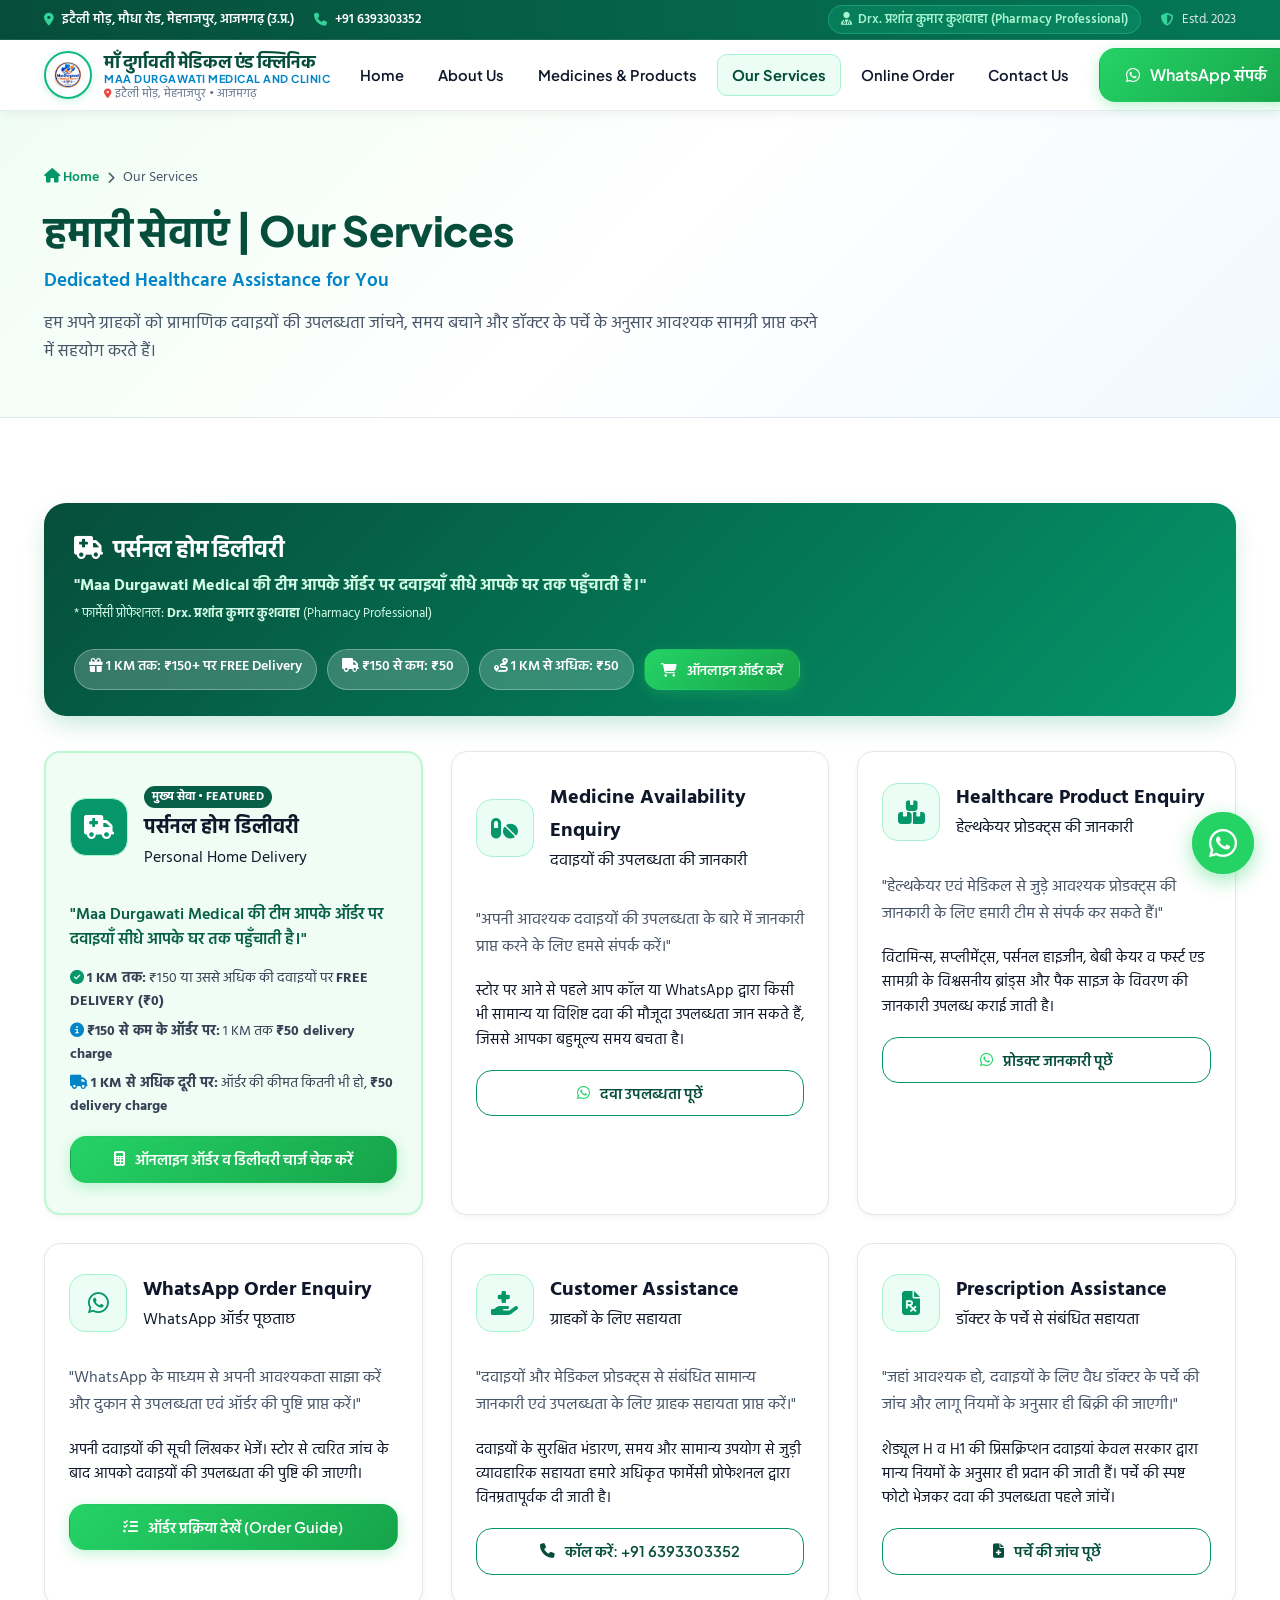
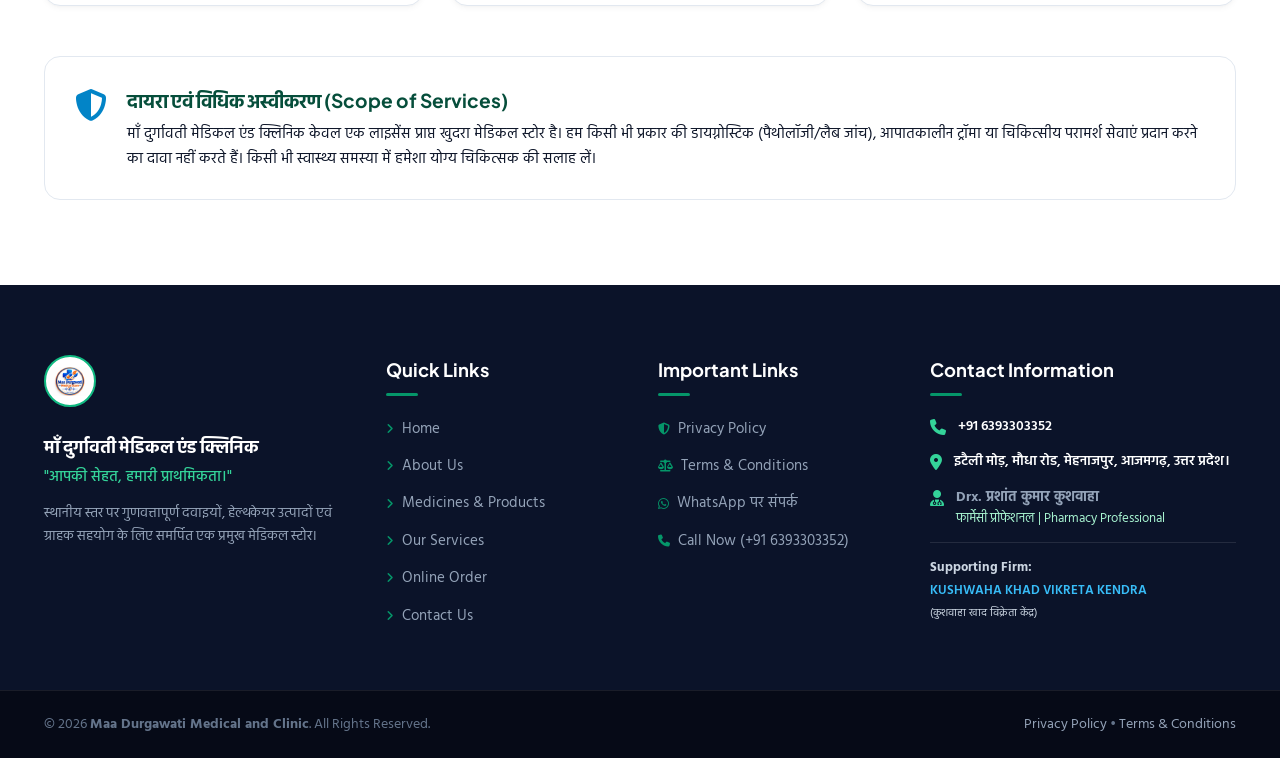
<file: services.html>
<!DOCTYPE html>
<html lang="hi">
<head>
  <meta charset="UTF-8">
  <meta name="viewport" content="width=device-width, initial-scale=1.0">
  <title>हमारी सेवाएं | Our Services - माँ दुर्गावती मेडिकल एंड क्लिनिक</title>
  
  <meta name="description" content="माँ दुर्गावती मेडिकल एंड क्लिनिक द्वारा प्रदत्त सेवाएं: दवा उपलब्धता पूछताछ, WhatsApp ऑर्डर, ग्राहक सहायता और प्रिसक्रिप्शन जांच।">
  <meta name="keywords" content="Medical Services, Medicine enquiry, WhatsApp order, Customer Assistance, Prescription Help, माँ दुर्गावती मेडिकल सेवाएं">
  
  <link rel="icon" type="image/svg+xml" href="assets/favicon.svg">
  
  <link rel="preconnect" href="https://fonts.googleapis.com">
  <link rel="preconnect" href="https://fonts.gstatic.com" crossorigin>
  <link href="https://fonts.googleapis.com/css2?family=Hind:wght@400;500;600;700&family=Noto+Sans+Devanagari:wght@400;500;600;700&family=Plus+Jakarta+Sans:wght@400;500;600;700;800&display=swap" rel="stylesheet">
  
  <link rel="stylesheet" href="https://cdnjs.cloudflare.com/ajax/libs/font-awesome/6.5.1/css/all.min.css">
  <link rel="stylesheet" href="css/style.css">
</head>
<body>

  <!-- Top Announcement Bar -->
  <div class="top-bar">
    <div class="container top-bar-content">
      <div class="top-bar-info">
        <div class="top-bar-item">
          <i class="fa-solid fa-location-dot"></i>
          <a href="https://www.google.com/maps/place/Maa+Durgawati+Clinic+and+Medical+Store/@25.6872601,83.0952407,56m/data=!3m1!1e3!4m6!3m5!1s0x3991db16aa63c009:0x560fa03325085ea8!8m2!3d25.6871785!4d83.0952048!16s%2Fg%2F11vxgr2db2" target="_blank" rel="noopener noreferrer">इटैली मोड़, मौधा रोड, मेहनाजपुर, आजमगढ़ (उ.प्र.)</a>
        </div>
        <div class="top-bar-item">
          <i class="fa-solid fa-phone"></i>
          <a href="tel:+916393303352">+91 6393303352</a>
        </div>
      </div>
      <div class="top-bar-info">
        <span class="top-bar-badge"><i class="fa-solid fa-user-doctor"></i> Drx. प्रशांत कुमार कुशवाहा (Pharmacy Professional)</span>
        <span class="top-bar-item"><i class="fa-solid fa-shield-halved"></i> Estd. 2023</span>
      </div>
    </div>
  </div>

  <!-- Sticky Site Header -->
  <header class="site-header">
    <div class="container header-inner">
      <a href="index.html" class="brand-logo" aria-label="Maa Durgawati Medical and Clinic Home">
        <img src="assets/logo.jpg" alt="माँ दुर्गावती मेडिकल स्टोर Logo" class="official-logo-img">
        <div class="brand-text-block">
          <span class="brand-title-hi">माँ दुर्गावती मेडिकल एंड क्लिनिक</span>
          <span class="brand-title-en">MAA DURGAWATI MEDICAL AND CLINIC</span>
          <span class="brand-tagline-sub">
            <i class="fa-solid fa-location-dot"></i> इटैली मोड़, मेहनाजपुर • आजमगढ़
          </span>
        </div>
      </a>

      <nav class="nav-menu" id="navMenu" aria-label="Primary Navigation">
        <a href="index.html" class="nav-link">Home</a>
        <a href="about.html" class="nav-link">About Us</a>
        <a href="medicines.html" class="nav-link">Medicines &amp; Products</a>
        <a href="services.html" class="nav-link active">Our Services</a>
        <a href="online-order.html" class="nav-link">Online Order</a>
        <a href="contact.html" class="nav-link">Contact Us</a>
        
        <div class="mobile-nav-cta">
          <a href="https://wa.me/916393303352" target="_blank" rel="noopener noreferrer" class="btn btn-whatsapp">
            <i class="fa-brands fa-whatsapp"></i> WhatsApp संपर्क
          </a>
          <a href="tel:+916393303352" class="btn btn-primary">
            <i class="fa-solid fa-phone"></i> कॉल करें: +91 6393303352
          </a>
        </div>
      </nav>

      <div class="header-actions">
        <a href="https://wa.me/916393303352" target="_blank" rel="noopener noreferrer" class="btn btn-header-wa">
          <i class="fa-brands fa-whatsapp"></i>
          <span>WhatsApp संपर्क</span>
        </a>
        <button class="mobile-toggle" id="mobileToggle" aria-label="Toggle navigation" aria-expanded="false">
          <i class="fa-solid fa-bars"></i>
        </button>
      </div>
    </div>
  </header>

  <main>
    <!-- Page Hero Banner -->
    <section class="page-hero-banner">
      <div class="container">
        <div class="breadcrumb-nav">
          <a href="index.html"><i class="fa-solid fa-house"></i> Home</a>
          <i class="fa-solid fa-chevron-right" style="font-size: 0.75rem;"></i>
          <span>Our Services</span>
        </div>
        <h1>हमारी सेवाएं | Our Services</h1>
        <div class="page-subtitle">Dedicated Healthcare Assistance for You</div>
        <p class="page-desc">
          हम अपने ग्राहकों को प्रामाणिक दवाइयों की उपलब्धता जांचने, समय बचाने और डॉक्टर के पर्चे के अनुसार आवश्यक सामग्री प्राप्त करने में सहयोग करते हैं।
        </p>
      </div>
    </section>

    <!-- Detailed Services Section -->
    <section class="section-padding" style="background-color: #ffffff;">
      <div class="container">
        
        <!-- Personal Home Delivery Prominent Banner -->
        <div class="personal-delivery-highlight-banner" style="margin-bottom: 35px;">
          <div class="personal-delivery-content">
            <h3><i class="fa-solid fa-truck-medical"></i> पर्सनल होम डिलीवरी</h3>
            <p>
              <strong>"Maa Durgawati Medical की टीम आपके ऑर्डर पर दवाइयाँ सीधे आपके घर तक पहुँचाती है।"</strong>
            </p>
            <small style="color: #d1fae5; display: block; margin-top: 4px;">
              * फार्मेसी प्रोफेशनल: <strong>Drx. प्रशांत कुमार कुशवाहा</strong> (Pharmacy Professional)
            </small>
          </div>
          <div class="personal-delivery-badges">
            <span class="delivery-pill-tag"><i class="fa-solid fa-gift"></i> 1 KM तक: ₹150+ पर FREE Delivery</span>
            <span class="delivery-pill-tag"><i class="fa-solid fa-truck"></i> ₹150 से कम: ₹50</span>
            <span class="delivery-pill-tag"><i class="fa-solid fa-route"></i> 1 KM से अधिक: ₹50</span>
            <a href="online-order.html" class="btn btn-whatsapp" style="padding: 8px 16px; font-size: 0.88rem;">
              <i class="fa-solid fa-cart-shopping"></i> ऑनलाइन ऑर्डर करें
            </a>
          </div>
        </div>

        <div class="services-grid" style="grid-template-columns: repeat(auto-fit, minmax(320px, 1fr)); gap: 28px;">
          <!-- Featured Service: Personal Home Delivery -->
          <div class="service-card" style="flex-direction: column; border: 2px solid #bbf7d0; background: #f0fdf4;">
            <div style="display: flex; align-items: center; gap: 16px; margin-bottom: 14px;">
              <div class="service-icon-wrap" style="width: 58px; height: 58px; font-size: 1.5rem; background: #059669; color: #ffffff;">
                <i class="fa-solid fa-truck-medical"></i>
              </div>
              <div>
                <span style="background: #065f46; color: #ffffff; font-size: 0.72rem; padding: 2px 8px; border-radius: 12px; font-weight: 700; text-transform: uppercase;">मुख्य सेवा • Featured</span>
                <h3 style="font-size: 1.25rem; margin-top: 2px;">पर्सनल होम डिलीवरी</h3>
                <span class="service-hindi-title">Personal Home Delivery</span>
              </div>
            </div>
            <div class="service-info">
              <p style="font-size: 0.98rem; line-height: 1.6; color: #065f46; margin-bottom: 14px; font-weight: 600;">
                "Maa Durgawati Medical की टीम आपके ऑर्डर पर दवाइयाँ सीधे आपके घर तक पहुँचाती है।"
              </p>
              <ul style="list-style: none; padding: 0; margin-bottom: 18px; font-size: 0.88rem; color: #334155; display: flex; flex-direction: column; gap: 6px;">
                <li><i class="fa-solid fa-circle-check" style="color: #059669;"></i> <strong>1 KM तक:</strong> ₹150 या उससे अधिक की दवाइयों पर <strong>FREE DELIVERY (₹0)</strong></li>
                <li><i class="fa-solid fa-circle-info" style="color: #0284c7;"></i> <strong>₹150 से कम के ऑर्डर पर:</strong> 1 KM तक <strong>₹50 delivery charge</strong></li>
                <li><i class="fa-solid fa-truck" style="color: #0284c7;"></i> <strong>1 KM से अधिक दूरी पर:</strong> ऑर्डर की कीमत कितनी भी हो, <strong>₹50 delivery charge</strong></li>
              </ul>
              <a href="online-order.html" class="btn btn-whatsapp" style="width: 100%; font-size: 0.92rem; padding: 10px;">
                <i class="fa-solid fa-calculator"></i> ऑनलाइन ऑर्डर व डिलीवरी चार्ज चेक करें
              </a>
            </div>
          </div>

          <!-- Service 1 -->
          <div class="service-card" style="flex-direction: column;">
            <div style="display: flex; align-items: center; gap: 16px; margin-bottom: 14px;">
              <div class="service-icon-wrap" style="width: 58px; height: 58px; font-size: 1.5rem;">
                <i class="fa-solid fa-pills"></i>
              </div>
              <div>
                <h3 style="font-size: 1.25rem;">Medicine Availability Enquiry</h3>
                <span class="service-hindi-title">दवाइयों की उपलब्धता की जानकारी</span>
              </div>
            </div>
            <div class="service-info">
              <p style="font-size: 1rem; line-height: 1.7; color: var(--text-muted); margin-bottom: 18px;">
                "अपनी आवश्यक दवाइयों की उपलब्धता के बारे में जानकारी प्राप्त करने के लिए हमसे संपर्क करें।"
              </p>
              <p style="font-size: 0.92rem; color: var(--text-main); margin-bottom: 18px;">
                स्टोर पर आने से पहले आप कॉल या WhatsApp द्वारा किसी भी सामान्य या विशिष्ट दवा की मौजूदा उपलब्धता जान सकते हैं, जिससे आपका बहुमूल्य समय बचता है।
              </p>
              <a href="https://wa.me/916393303352?text=%E0%A4%A8%E0%A4%AE%E0%A4%B8%E0%A5%8D%E0%A4%A4%E0%A5%87%2C%20%E0%A4%AE%E0%A5%81%E0%A4%9D%E0%A5%87%20%E0%A4%A6%E0%A4%B5%E0%A4%BE%E0%A4%87%E0%A4%AF%E0%A5%8B%E0%A4%82%20%E0%A4%95%E0%A5%80%20%E0%A4%89%E0%A4%AA%E0%A4%B2%E0%A4%AC%E0%A5%8D%E0%A4%A7%E0%A4%A4%E0%A4%BE%20%E0%A4%95%E0%A5%80%20%E0%A4%9C%E0%A4%BE%E0%A4%A8%E0%A4%95%E0%A4%BE%E0%A4%B0%E0%A5%80%20%E0%A4%9A%E0%A4%BE%E0%A4%B9%E0%A4%BF%E0%A4%8F%E0%A5%A4" target="_blank" rel="noopener noreferrer" class="btn btn-outline" style="width: 100%; font-size: 0.92rem; padding: 10px;">
                <i class="fa-brands fa-whatsapp" style="color: var(--whatsapp-color);"></i> दवा उपलब्धता पूछें
              </a>
            </div>
          </div>

          <!-- Service 2 -->
          <div class="service-card" style="flex-direction: column;">
            <div style="display: flex; align-items: center; gap: 16px; margin-bottom: 14px;">
              <div class="service-icon-wrap" style="width: 58px; height: 58px; font-size: 1.5rem;">
                <i class="fa-solid fa-boxes-stacked"></i>
              </div>
              <div>
                <h3 style="font-size: 1.25rem;">Healthcare Product Enquiry</h3>
                <span class="service-hindi-title">हेल्थकेयर प्रोडक्ट्स की जानकारी</span>
              </div>
            </div>
            <div class="service-info">
              <p style="font-size: 1rem; line-height: 1.7; color: var(--text-muted); margin-bottom: 18px;">
                "हेल्थकेयर एवं मेडिकल से जुड़े आवश्यक प्रोडक्ट्स की जानकारी के लिए हमारी टीम से संपर्क कर सकते हैं।"
              </p>
              <p style="font-size: 0.92rem; color: var(--text-main); margin-bottom: 18px;">
                विटामिन्स, सप्लीमेंट्स, पर्सनल हाइजीन, बेबी केयर व फर्स्ट एड सामग्री के विश्वसनीय ब्रांड्स और पैक साइज के विवरण की जानकारी उपलब्ध कराई जाती है।
              </p>
              <a href="https://wa.me/916393303352?text=%E0%A4%A8%E0%A4%AE%E0%A4%B8%E0%A5%8D%E0%A4%A4%E0%A5%87%2C%20%E0%A4%AE%E0%A5%81%E0%A4%9D%E0%A5%87%20%E0%A4%B9%E0%A5%87%E0%A4%B2%E0%A5%8D%E0%A4%A5%E0%A4%95%E0%A5%87%E0%A4%AF%E0%A4%B0%20%E0%A4%AA%E0%A5%8D%E0%A4%B0%E0%A5%8B%E0%A4%A1%E0%A4%95%E0%A5%8D%E0%A4%9F%E0%A5%8D%E0%A4%B8%20%E0%A4%95%E0%A5%80%20%E0%A4%9C%E0%A4%BE%E0%A4%A8%E0%A4%95%E0%A4%BE%E0%A4%B0%E0%A5%80%20%E0%A4%9A%E0%A4%BE%E0%A4%B9%E0%A4%BF%E0%A4%8F%E0%A5%A4" target="_blank" rel="noopener noreferrer" class="btn btn-outline" style="width: 100%; font-size: 0.92rem; padding: 10px;">
                <i class="fa-brands fa-whatsapp" style="color: var(--whatsapp-color);"></i> प्रोडक्ट जानकारी पूछें
              </a>
            </div>
          </div>

          <!-- Service 3 -->
          <div class="service-card" style="flex-direction: column;">
            <div style="display: flex; align-items: center; gap: 16px; margin-bottom: 14px;">
              <div class="service-icon-wrap" style="width: 58px; height: 58px; font-size: 1.5rem;">
                <i class="fa-brands fa-whatsapp"></i>
              </div>
              <div>
                <h3 style="font-size: 1.25rem;">WhatsApp Order Enquiry</h3>
                <span class="service-hindi-title">WhatsApp ऑर्डर पूछताछ</span>
              </div>
            </div>
            <div class="service-info">
              <p style="font-size: 1rem; line-height: 1.7; color: var(--text-muted); margin-bottom: 18px;">
                "WhatsApp के माध्यम से अपनी आवश्यकता साझा करें और दुकान से उपलब्धता एवं ऑर्डर की पुष्टि प्राप्त करें।"
              </p>
              <p style="font-size: 0.92rem; color: var(--text-main); margin-bottom: 18px;">
                अपनी दवाइयों की सूची लिखकर भेजें। स्टोर से त्वरित जांच के बाद आपको दवाइयों की उपलब्धता की पुष्टि की जाएगी।
              </p>
              <a href="online-order.html" class="btn btn-whatsapp" style="width: 100%; font-size: 0.92rem; padding: 10px;">
                <i class="fa-solid fa-list-check"></i> ऑर्डर प्रक्रिया देखें (Order Guide)
              </a>
            </div>
          </div>

          <!-- Service 4 -->
          <div class="service-card" style="flex-direction: column;">
            <div style="display: flex; align-items: center; gap: 16px; margin-bottom: 14px;">
              <div class="service-icon-wrap" style="width: 58px; height: 58px; font-size: 1.5rem;">
                <i class="fa-solid fa-hand-holding-medical"></i>
              </div>
              <div>
                <h3 style="font-size: 1.25rem;">Customer Assistance</h3>
                <span class="service-hindi-title">ग्राहकों के लिए सहायता</span>
              </div>
            </div>
            <div class="service-info">
              <p style="font-size: 1rem; line-height: 1.7; color: var(--text-muted); margin-bottom: 18px;">
                "दवाइयों और मेडिकल प्रोडक्ट्स से संबंधित सामान्य जानकारी एवं उपलब्धता के लिए ग्राहक सहायता प्राप्त करें।"
              </p>
              <p style="font-size: 0.92rem; color: var(--text-main); margin-bottom: 18px;">
                दवाइयों के सुरक्षित भंडारण, समय और सामान्य उपयोग से जुड़ी व्यावहारिक सहायता हमारे अधिकृत फार्मेसी प्रोफेशनल द्वारा विनम्रतापूर्वक दी जाती है।
              </p>
              <a href="tel:+916393303352" class="btn btn-outline" style="width: 100%; font-size: 0.92rem; padding: 10px;">
                <i class="fa-solid fa-phone"></i> कॉल करें: +91 6393303352
              </a>
            </div>
          </div>

          <!-- Service 5 -->
          <div class="service-card" style="flex-direction: column;">
            <div style="display: flex; align-items: center; gap: 16px; margin-bottom: 14px;">
              <div class="service-icon-wrap" style="width: 58px; height: 58px; font-size: 1.5rem;">
                <i class="fa-solid fa-file-prescription"></i>
              </div>
              <div>
                <h3 style="font-size: 1.25rem;">Prescription Assistance</h3>
                <span class="service-hindi-title">डॉक्टर के पर्चे से संबंधित सहायता</span>
              </div>
            </div>
            <div class="service-info">
              <p style="font-size: 1rem; line-height: 1.7; color: var(--text-muted); margin-bottom: 18px;">
                "जहां आवश्यक हो, दवाइयों के लिए वैध डॉक्टर के पर्चे की जांच और लागू नियमों के अनुसार ही बिक्री की जाएगी।"
              </p>
              <p style="font-size: 0.92rem; color: var(--text-main); margin-bottom: 18px;">
                शेड्यूल H व H1 की प्रिसक्रिप्शन दवाइयां केवल सरकार द्वारा मान्य नियमों के अनुसार ही प्रदान की जाती हैं। पर्चे की स्पष्ट फोटो भेजकर दवा की उपलब्धता पहले जांचें।
              </p>
              <a href="https://wa.me/916393303352?text=%E0%A4%A8%E0%A4%AE%E0%A4%B8%E0%A5%8D%E0%A4%A4%E0%A5%87%2C%20%E0%A4%AE%E0%A5%81%E0%A4%9D%E0%A5%87%20%E0%A4%A1%E0%A4%BE%E0%A4%95%E0%A5%8D%E0%A4%9F%E0%A4%B0%20%E0%A4%95%E0%A5%87%20%E0%A4%AA%E0%A4%B0%E0%A5%8D%E0%A4%9A%E0%A5%87%20%E0%A4%95%E0%A5%80%20%E0%A4%A6%E0%A4%B5%E0%A4%BE%E0%A4%87%E0%A4%AF%E0%A5%8B%E0%A4%82%20%E0%A4%95%E0%A5%80%20%E0%A4%89%E0%A4%AA%E0%A4%B2%E0%A4%AC%E0%A5%8D%E0%A4%A7%E0%A4%A4%E0%A4%BE%20%E0%A4%9C%E0%A4%BE%E0%A4%A8%E0%A4%A8%E0%A5%80%20%E0%A4%B9%E0%A5%88%E0%A5%A4" target="_blank" rel="noopener noreferrer" class="btn btn-outline" style="width: 100%; font-size: 0.92rem; padding: 10px;">
                <i class="fa-solid fa-file-medical"></i> पर्चे की जांच पूछें
              </a>
            </div>
          </div>
        </div>

        <!-- Strict Ethical Compliance Note -->
        <div class="availability-callout" style="background:#ffffff; border-color:#e2e8f0; margin-top: 50px;">
          <i class="fa-solid fa-shield-halved" style="color: var(--secondary-color);"></i>
          <div>
            <h4>दायरा एवं विधिक अस्वीकरण (Scope of Services)</h4>
            <p>
              माँ दुर्गावती मेडिकल एंड क्लिनिक केवल एक लाइसेंस प्राप्त खुदरा मेडिकल स्टोर है। हम किसी भी प्रकार की डायग्नोस्टिक (पैथोलॉजी/लैब जांच), आपातकालीन ट्रॉमा या चिकित्सीय परामर्श सेवाएं प्रदान करने का दावा नहीं करते हैं। किसी भी स्वास्थ्य समस्या में हमेशा योग्य चिकित्सक की सलाह लें।
            </p>
          </div>
        </div>

      </div>
    </section>
  </main>

  <!-- Footer -->
  <footer class="site-footer">
    <div class="container footer-grid">
      <div class="footer-col footer-brand">
        <a href="index.html" style="display: inline-block;">
          <img src="assets/logo.jpg" alt="माँ दुर्गावती मेडिकल स्टोर Logo" class="footer-logo-img">
        </a>
        <div class="footer-brand-title">माँ दुर्गावती मेडिकल एंड क्लिनिक</div>
        <div class="footer-brand-tagline">"आपकी सेहत, हमारी प्राथमिकता।"</div>
        <p class="footer-brand-desc">
          स्थानीय स्तर पर गुणवत्तापूर्ण दवाइयों, हेल्थकेयर उत्पादों एवं ग्राहक सहयोग के लिए समर्पित एक प्रमुख मेडिकल स्टोर।
        </p>
      </div>

      <div class="footer-col">
        <h4>Quick Links</h4>
        <ul class="footer-links-list">
          <li><a href="index.html"><i class="fa-solid fa-angle-right"></i> Home</a></li>
          <li><a href="about.html"><i class="fa-solid fa-angle-right"></i> About Us</a></li>
          <li><a href="medicines.html"><i class="fa-solid fa-angle-right"></i> Medicines &amp; Products</a></li>
          <li><a href="services.html"><i class="fa-solid fa-angle-right"></i> Our Services</a></li>
          <li><a href="online-order.html"><i class="fa-solid fa-angle-right"></i> Online Order</a></li>
          <li><a href="contact.html"><i class="fa-solid fa-angle-right"></i> Contact Us</a></li>
        </ul>
      </div>

      <div class="footer-col">
        <h4>Important Links</h4>
        <ul class="footer-links-list">
          <li><a href="privacy-policy.html"><i class="fa-solid fa-shield-halved"></i> Privacy Policy</a></li>
          <li><a href="terms-and-conditions.html"><i class="fa-solid fa-scale-balanced"></i> Terms &amp; Conditions</a></li>
          <li><a href="https://wa.me/916393303352" target="_blank" rel="noopener noreferrer"><i class="fa-brands fa-whatsapp"></i> WhatsApp पर संपर्क</a></li>
          <li><a href="tel:+916393303352"><i class="fa-solid fa-phone"></i> Call Now (+91 6393303352)</a></li>
        </ul>
      </div>

      <div class="footer-col">
        <h4>Contact Information</h4>
        <ul class="footer-contact-list">
          <li>
            <i class="fa-solid fa-phone"></i>
            <div><a href="tel:+916393303352">+91 6393303352</a></div>
          </li>
          <li>
            <i class="fa-solid fa-location-dot"></i>
            <div><a href="https://www.google.com/maps/place/Maa+Durgawati+Clinic+and+Medical+Store/@25.6872601,83.0952407,56m/data=!3m1!1e3!4m6!3m5!1s0x3991db16aa63c009:0x560fa03325085ea8!8m2!3d25.6871785!4d83.0952048!16s%2Fg%2F11vxgr2db2" target="_blank" rel="noopener noreferrer">इटैली मोड़, मौधा रोड, मेहनाजपुर, आजमगढ़, उत्तर प्रदेश।</a></div>
          </li>
          <li>
            <i class="fa-solid fa-user-doctor"></i>
            <div>
              <strong>Drx. प्रशांत कुमार कुशवाहा</strong>
              <div style="font-size: 0.82rem; color: #a7f3d0;">फार्मेसी प्रोफेशनल | Pharmacy Professional</div>
            </div>
          </li>
        </ul>
        <div class="footer-supporting-note">
          <strong>Supporting Firm:</strong>
          <span>KUSHWAHA KHAD VIKRETA KENDRA</span>
          <small>(कुशवाहा खाद विक्रेता केंद्र)</small>
        </div>
      </div>
    </div>

    <div class="footer-bottom">
      <div class="container footer-bottom-inner">
        <div>
          &copy; <span id="currentYear">2026</span> <strong>Maa Durgawati Medical and Clinic</strong>. All Rights Reserved.
        </div>
        <div>
          <a href="privacy-policy.html">Privacy Policy</a> • <a href="terms-and-conditions.html">Terms &amp; Conditions</a>
        </div>
      </div>
    </div>
  </footer>

  <!-- Floating WhatsApp Action Button -->
  <a href="https://wa.me/916393303352" target="_blank" rel="noopener noreferrer" class="floating-whatsapp-btn" aria-label="Chat on WhatsApp">
    <i class="fa-brands fa-whatsapp"></i>
    <span class="floating-whatsapp-tooltip">WhatsApp पर संपर्क करें</span>
  </a>

  <script src="js/main.js"></script>
</body>
</html>
</file>
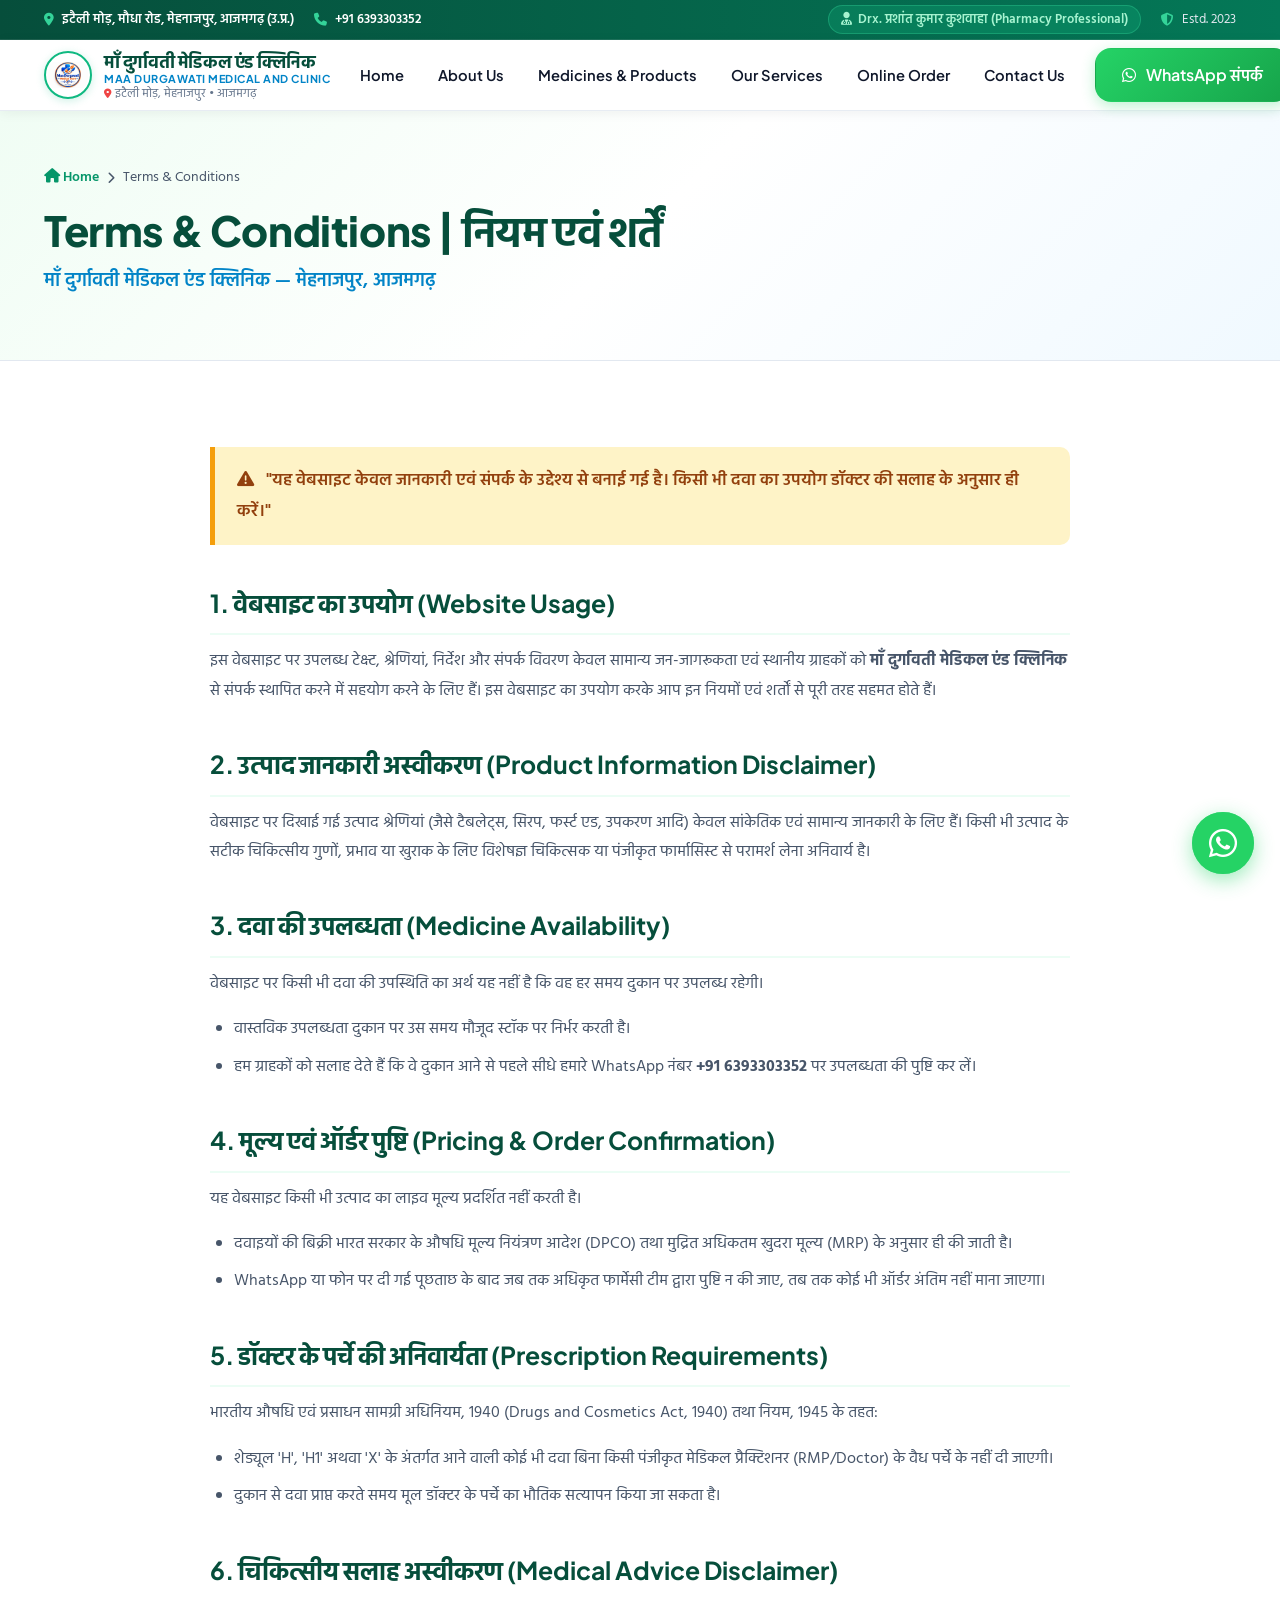
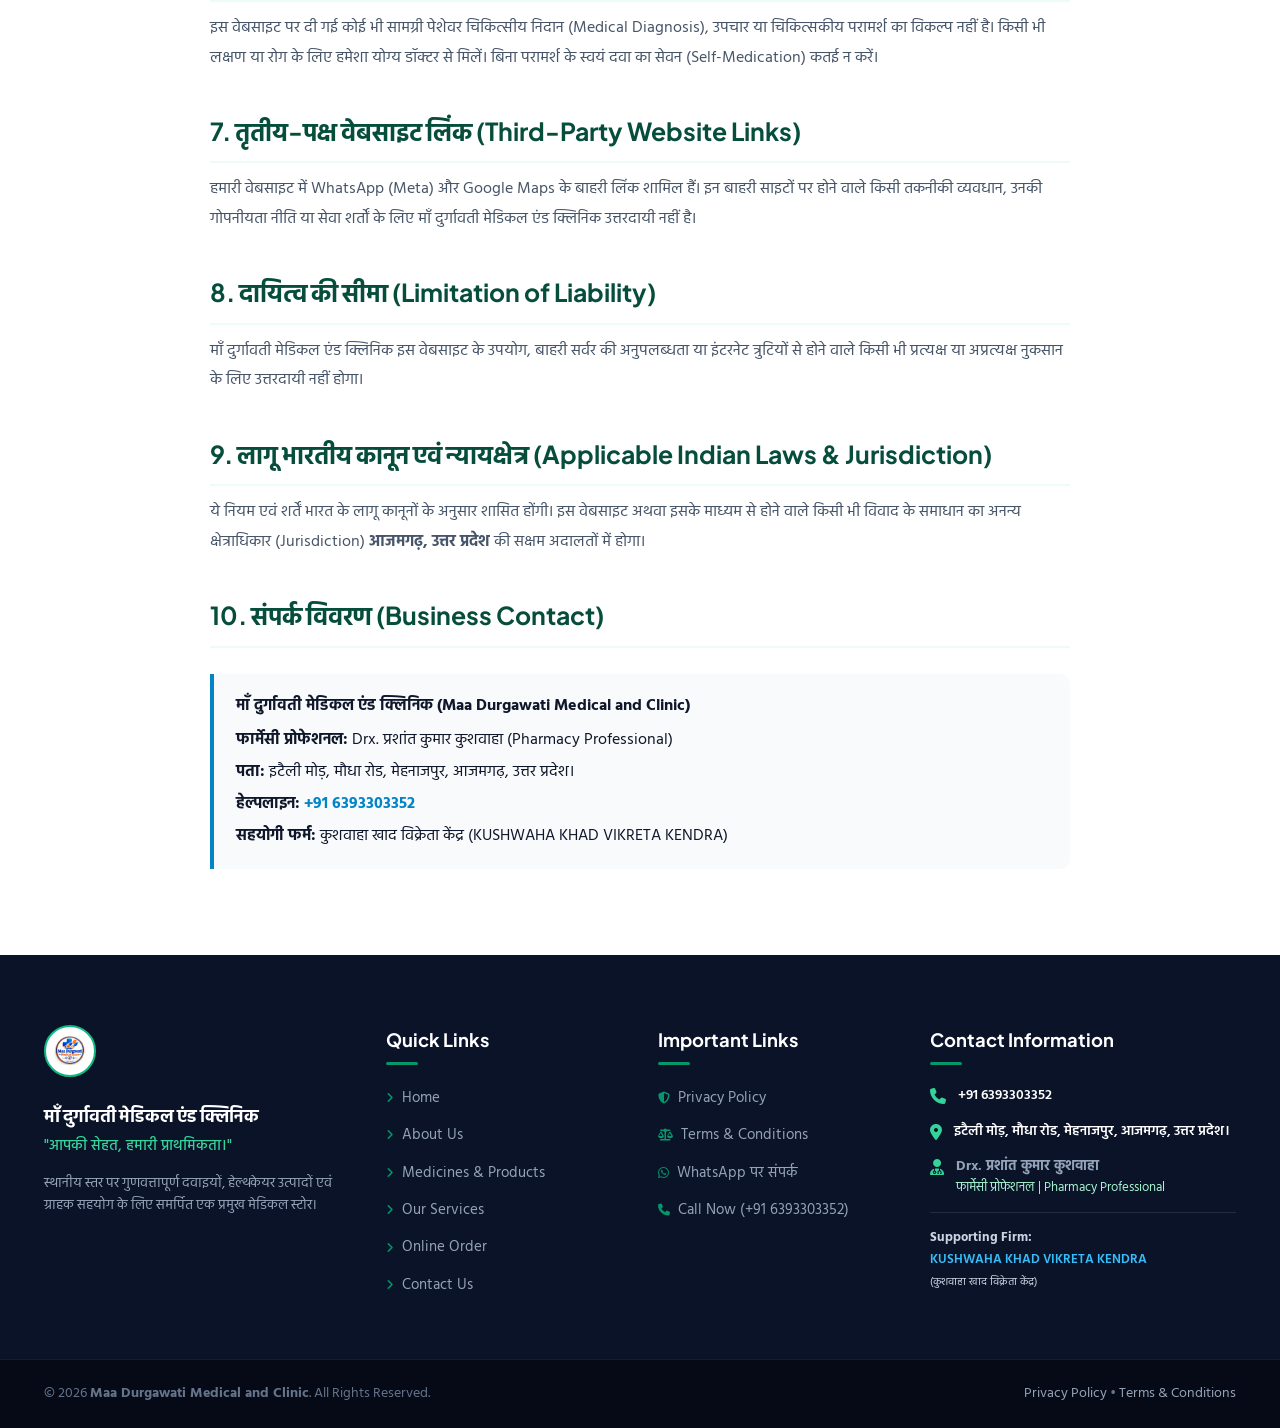
<file: terms-and-conditions.html>
<!DOCTYPE html>
<html lang="hi">
<head>
  <meta charset="UTF-8">
  <meta name="viewport" content="width=device-width, initial-scale=1.0">
  <title>Terms &amp; Conditions | नियम एवं शर्तें - माँ दुर्गावती मेडिकल एंड क्लिनिक</title>
  
  <meta name="description" content="Terms & Conditions for Maa Durgawati Medical and Clinic, Itaily Moad, Maudha Road, Mehnajpur, Azamgarh. Legal, prescription, and medical disclaimers.">
  <meta name="robots" content="index, follow">
  
  <link rel="icon" type="image/svg+xml" href="assets/favicon.svg">
  
  <link rel="preconnect" href="https://fonts.googleapis.com">
  <link rel="preconnect" href="https://fonts.gstatic.com" crossorigin>
  <link href="https://fonts.googleapis.com/css2?family=Hind:wght@400;500;600;700&family=Noto+Sans+Devanagari:wght@400;500;600;700&family=Plus+Jakarta+Sans:wght@400;500;600;700;800&display=swap" rel="stylesheet">
  
  <link rel="stylesheet" href="https://cdnjs.cloudflare.com/ajax/libs/font-awesome/6.5.1/css/all.min.css">
  <link rel="stylesheet" href="css/style.css">
</head>
<body>

  <!-- Top Announcement Bar -->
  <div class="top-bar">
    <div class="container top-bar-content">
      <div class="top-bar-info">
        <div class="top-bar-item">
          <i class="fa-solid fa-location-dot"></i>
          <a href="https://www.google.com/maps/place/Maa+Durgawati+Clinic+and+Medical+Store/@25.6872601,83.0952407,56m/data=!3m1!1e3!4m6!3m5!1s0x3991db16aa63c009:0x560fa03325085ea8!8m2!3d25.6871785!4d83.0952048!16s%2Fg%2F11vxgr2db2" target="_blank" rel="noopener noreferrer">इटैली मोड़, मौधा रोड, मेहनाजपुर, आजमगढ़ (उ.प्र.)</a>
        </div>
        <div class="top-bar-item">
          <i class="fa-solid fa-phone"></i>
          <a href="tel:+916393303352">+91 6393303352</a>
        </div>
      </div>
      <div class="top-bar-info">
        <span class="top-bar-badge"><i class="fa-solid fa-user-doctor"></i> Drx. प्रशांत कुमार कुशवाहा (Pharmacy Professional)</span>
        <span class="top-bar-item"><i class="fa-solid fa-shield-halved"></i> Estd. 2023</span>
      </div>
    </div>
  </div>

  <!-- Sticky Site Header -->
  <header class="site-header">
    <div class="container header-inner">
      <a href="index.html" class="brand-logo" aria-label="Maa Durgawati Medical and Clinic Home">
        <img src="assets/logo.jpg" alt="माँ दुर्गावती मेडिकल स्टोर Logo" class="official-logo-img">
        <div class="brand-text-block">
          <span class="brand-title-hi">माँ दुर्गावती मेडिकल एंड क्लिनिक</span>
          <span class="brand-title-en">MAA DURGAWATI MEDICAL AND CLINIC</span>
          <span class="brand-tagline-sub">
            <i class="fa-solid fa-location-dot"></i> इटैली मोड़, मेहनाजपुर • आजमगढ़
          </span>
        </div>
      </a>

      <nav class="nav-menu" id="navMenu" aria-label="Primary Navigation">
        <a href="index.html" class="nav-link">Home</a>
        <a href="about.html" class="nav-link">About Us</a>
        <a href="medicines.html" class="nav-link">Medicines &amp; Products</a>
        <a href="services.html" class="nav-link">Our Services</a>
        <a href="online-order.html" class="nav-link">Online Order</a>
        <a href="contact.html" class="nav-link">Contact Us</a>
        
        <div class="mobile-nav-cta">
          <a href="https://wa.me/916393303352" target="_blank" rel="noopener noreferrer" class="btn btn-whatsapp">
            <i class="fa-brands fa-whatsapp"></i> WhatsApp संपर्क
          </a>
          <a href="tel:+916393303352" class="btn btn-primary">
            <i class="fa-solid fa-phone"></i> कॉल करें: +91 6393303352
          </a>
        </div>
      </nav>

      <div class="header-actions">
        <a href="https://wa.me/916393303352" target="_blank" rel="noopener noreferrer" class="btn btn-header-wa">
          <i class="fa-brands fa-whatsapp"></i>
          <span>WhatsApp संपर्क</span>
        </a>
        <button class="mobile-toggle" id="mobileToggle" aria-label="Toggle navigation" aria-expanded="false">
          <i class="fa-solid fa-bars"></i>
        </button>
      </div>
    </div>
  </header>

  <main>
    <!-- Page Hero Banner -->
    <section class="page-hero-banner">
      <div class="container">
        <div class="breadcrumb-nav">
          <a href="index.html"><i class="fa-solid fa-house"></i> Home</a>
          <i class="fa-solid fa-chevron-right" style="font-size: 0.75rem;"></i>
          <span>Terms &amp; Conditions</span>
        </div>
        <h1>Terms &amp; Conditions | नियम एवं शर्तें</h1>
        <div class="page-subtitle">माँ दुर्गावती मेडिकल एंड क्लिनिक — मेहनाजपुर, आजमगढ़</div>
      </div>
    </section>

    <!-- Terms Content Body -->
    <div class="policy-content-body">
      <div class="container">
        <article class="policy-card-main">
          
          <div class="policy-alert-box warning" style="font-weight: 600; font-size: 1.08rem; border-left-width: 5px;">
            <i class="fa-solid fa-triangle-exclamation" style="margin-right: 8px;"></i>
            "यह वेबसाइट केवल जानकारी एवं संपर्क के उद्देश्य से बनाई गई है। किसी भी दवा का उपयोग डॉक्टर की सलाह के अनुसार ही करें।"
          </div>

          <h2>1. वेबसाइट का उपयोग (Website Usage)</h2>
          <p>
            इस वेबसाइट पर उपलब्ध टेक्स्ट, श्रेणियां, निर्देश और संपर्क विवरण केवल सामान्य जन-जागरूकता एवं स्थानीय ग्राहकों को <strong>माँ दुर्गावती मेडिकल एंड क्लिनिक</strong> से संपर्क स्थापित करने में सहयोग करने के लिए हैं। इस वेबसाइट का उपयोग करके आप इन नियमों एवं शर्तों से पूरी तरह सहमत होते हैं।
          </p>

          <h2>2. उत्पाद जानकारी अस्वीकरण (Product Information Disclaimer)</h2>
          <p>
            वेबसाइट पर दिखाई गई उत्पाद श्रेणियां (जैसे टैबलेट्स, सिरप, फर्स्ट एड, उपकरण आदि) केवल सांकेतिक एवं सामान्य जानकारी के लिए हैं। किसी भी उत्पाद के सटीक चिकित्सीय गुणों, प्रभाव या खुराक के लिए विशेषज्ञ चिकित्सक या पंजीकृत फार्मासिस्ट से परामर्श लेना अनिवार्य है।
          </p>

          <h2>3. दवा की उपलब्धता (Medicine Availability)</h2>
          <p>
            वेबसाइट पर किसी भी दवा की उपस्थिति का अर्थ यह नहीं है कि वह हर समय दुकान पर उपलब्ध रहेगी। 
          </p>
          <ul>
            <li>वास्तविक उपलब्धता दुकान पर उस समय मौजूद स्टॉक पर निर्भर करती है।</li>
            <li>हम ग्राहकों को सलाह देते हैं कि वे दुकान आने से पहले सीधे हमारे WhatsApp नंबर <strong>+91 6393303352</strong> पर उपलब्धता की पुष्टि कर लें।</li>
          </ul>

          <h2>4. मूल्य एवं ऑर्डर पुष्टि (Pricing &amp; Order Confirmation)</h2>
          <p>
            यह वेबसाइट किसी भी उत्पाद का लाइव मूल्य प्रदर्शित नहीं करती है।
          </p>
          <ul>
            <li>दवाइयों की बिक्री भारत सरकार के औषधि मूल्य नियंत्रण आदेश (DPCO) तथा मुद्रित अधिकतम खुदरा मूल्य (MRP) के अनुसार ही की जाती है।</li>
            <li>WhatsApp या फोन पर दी गई पूछताछ के बाद जब तक अधिकृत फार्मेसी टीम द्वारा पुष्टि न की जाए, तब तक कोई भी ऑर्डर अंतिम नहीं माना जाएगा।</li>
          </ul>

          <h2>5. डॉक्टर के पर्चे की अनिवार्यता (Prescription Requirements)</h2>
          <p>
            भारतीय औषधि एवं प्रसाधन सामग्री अधिनियम, 1940 (Drugs and Cosmetics Act, 1940) तथा नियम, 1945 के तहत:
          </p>
          <ul>
            <li>शेड्यूल 'H', 'H1' अथवा 'X' के अंतर्गत आने वाली कोई भी दवा बिना किसी पंजीकृत मेडिकल प्रैक्टिशनर (RMP/Doctor) के वैध पर्चे के नहीं दी जाएगी।</li>
            <li>दुकान से दवा प्राप्त करते समय मूल डॉक्टर के पर्चे का भौतिक सत्यापन किया जा सकता है।</li>
          </ul>

          <h2>6. चिकित्सीय सलाह अस्वीकरण (Medical Advice Disclaimer)</h2>
          <p>
            इस वेबसाइट पर दी गई कोई भी सामग्री पेशेवर चिकित्सीय निदान (Medical Diagnosis), उपचार या चिकित्सकीय परामर्श का विकल्प नहीं है। किसी भी लक्षण या रोग के लिए हमेशा योग्य डॉक्टर से मिलें। बिना परामर्श के स्वयं दवा का सेवन (Self-Medication) कतई न करें।
          </p>

          <h2>7. तृतीय-पक्ष वेबसाइट लिंक (Third-Party Website Links)</h2>
          <p>
            हमारी वेबसाइट में WhatsApp (Meta) और Google Maps के बाहरी लिंक शामिल हैं। इन बाहरी साइटों पर होने वाले किसी तकनीकी व्यवधान, उनकी गोपनीयता नीति या सेवा शर्तों के लिए माँ दुर्गावती मेडिकल एंड क्लिनिक उत्तरदायी नहीं है।
          </p>

          <h2>8. दायित्व की सीमा (Limitation of Liability)</h2>
          <p>
            माँ दुर्गावती मेडिकल एंड क्लिनिक इस वेबसाइट के उपयोग, बाहरी सर्वर की अनुपलब्धता या इंटरनेट त्रुटियों से होने वाले किसी भी प्रत्यक्ष या अप्रत्यक्ष नुकसान के लिए उत्तरदायी नहीं होगा।
          </p>

          <h2>9. लागू भारतीय कानून एवं न्यायक्षेत्र (Applicable Indian Laws &amp; Jurisdiction)</h2>
          <p>
            ये नियम एवं शर्तें भारत के लागू कानूनों के अनुसार शासित होंगी। इस वेबसाइट अथवा इसके माध्यम से होने वाले किसी भी विवाद के समाधान का अनन्य क्षेत्राधिकार (Jurisdiction) <strong>आजमगढ़, उत्तर प्रदेश</strong> की सक्षम अदालतों में होगा।
          </p>

          <h2>10. संपर्क विवरण (Business Contact)</h2>
          <div class="policy-alert-box" style="background: #f8fafc; border-left-color: #0284c7; color: #0f172a;">
            <p style="margin-bottom: 6px;"><strong>माँ दुर्गावती मेडिकल एंड क्लिनिक (Maa Durgawati Medical and Clinic)</strong></p>
            <p style="margin-bottom: 4px;"><strong>फार्मेसी प्रोफेशनल:</strong> Drx. प्रशांत कुमार कुशवाहा (Pharmacy Professional)</p>
            <p style="margin-bottom: 4px;"><strong>पता:</strong> इटैली मोड़, मौधा रोड, मेहनाजपुर, आजमगढ़, उत्तर प्रदेश।</p>
            <p style="margin-bottom: 4px;"><strong>हेल्पलाइन:</strong> <a href="tel:+916393303352" style="font-weight: 700; color: #0284c7;">+91 6393303352</a></p>
            <p style="margin-bottom: 0;"><strong>सहयोगी फर्म:</strong> कुशवाहा खाद विक्रेता केंद्र (KUSHWAHA KHAD VIKRETA KENDRA)</p>
          </div>

        </article>
      </div>
    </div>
  </main>

  <!-- Footer -->
  <footer class="site-footer">
    <div class="container footer-grid">
      <div class="footer-col footer-brand">
        <a href="index.html" style="display: inline-block;">
          <img src="assets/logo.jpg" alt="माँ दुर्गावती मेडिकल स्टोर Logo" class="footer-logo-img">
        </a>
        <div class="footer-brand-title">माँ दुर्गावती मेडिकल एंड क्लिनिक</div>
        <div class="footer-brand-tagline">"आपकी सेहत, हमारी प्राथमिकता।"</div>
        <p class="footer-brand-desc">
          स्थानीय स्तर पर गुणवत्तापूर्ण दवाइयों, हेल्थकेयर उत्पादों एवं ग्राहक सहयोग के लिए समर्पित एक प्रमुख मेडिकल स्टोर।
        </p>
      </div>

      <div class="footer-col">
        <h4>Quick Links</h4>
        <ul class="footer-links-list">
          <li><a href="index.html"><i class="fa-solid fa-angle-right"></i> Home</a></li>
          <li><a href="about.html"><i class="fa-solid fa-angle-right"></i> About Us</a></li>
          <li><a href="medicines.html"><i class="fa-solid fa-angle-right"></i> Medicines &amp; Products</a></li>
          <li><a href="services.html"><i class="fa-solid fa-angle-right"></i> Our Services</a></li>
          <li><a href="online-order.html"><i class="fa-solid fa-angle-right"></i> Online Order</a></li>
          <li><a href="contact.html"><i class="fa-solid fa-angle-right"></i> Contact Us</a></li>
        </ul>
      </div>

      <div class="footer-col">
        <h4>Important Links</h4>
        <ul class="footer-links-list">
          <li><a href="privacy-policy.html"><i class="fa-solid fa-shield-halved"></i> Privacy Policy</a></li>
          <li><a href="terms-and-conditions.html"><i class="fa-solid fa-scale-balanced"></i> Terms &amp; Conditions</a></li>
          <li><a href="https://wa.me/916393303352" target="_blank" rel="noopener noreferrer"><i class="fa-brands fa-whatsapp"></i> WhatsApp पर संपर्क</a></li>
          <li><a href="tel:+916393303352"><i class="fa-solid fa-phone"></i> Call Now (+91 6393303352)</a></li>
        </ul>
      </div>

      <div class="footer-col">
        <h4>Contact Information</h4>
        <ul class="footer-contact-list">
          <li>
            <i class="fa-solid fa-phone"></i>
            <div><a href="tel:+916393303352">+91 6393303352</a></div>
          </li>
          <li>
            <i class="fa-solid fa-location-dot"></i>
            <div><a href="https://www.google.com/maps/place/Maa+Durgawati+Clinic+and+Medical+Store/@25.6872601,83.0952407,56m/data=!3m1!1e3!4m6!3m5!1s0x3991db16aa63c009:0x560fa03325085ea8!8m2!3d25.6871785!4d83.0952048!16s%2Fg%2F11vxgr2db2" target="_blank" rel="noopener noreferrer">इटैली मोड़, मौधा रोड, मेहनाजपुर, आजमगढ़, उत्तर प्रदेश।</a></div>
          </li>
          <li>
            <i class="fa-solid fa-user-doctor"></i>
            <div>
              <strong>Drx. प्रशांत कुमार कुशवाहा</strong>
              <div style="font-size: 0.82rem; color: #a7f3d0;">फार्मेसी प्रोफेशनल | Pharmacy Professional</div>
            </div>
          </li>
        </ul>
        <div class="footer-supporting-note">
          <strong>Supporting Firm:</strong>
          <span>KUSHWAHA KHAD VIKRETA KENDRA</span>
          <small>(कुशवाहा खाद विक्रेता केंद्र)</small>
        </div>
      </div>
    </div>

    <div class="footer-bottom">
      <div class="container footer-bottom-inner">
        <div>
          &copy; <span id="currentYear">2026</span> <strong>Maa Durgawati Medical and Clinic</strong>. All Rights Reserved.
        </div>
        <div>
          <a href="privacy-policy.html">Privacy Policy</a> • <a href="terms-and-conditions.html">Terms &amp; Conditions</a>
        </div>
      </div>
    </div>
  </footer>

  <!-- Floating WhatsApp Action Button -->
  <a href="https://wa.me/916393303352?text=%E0%A4%A8%E0%A4%AE%E0%A4%B8%E0%A5%8D%E0%A4%A4%E0%A5%87%2C%20%E0%A4%AE%E0%A5%81%E0%A4%9D%E0%A5%87%20%E0%A4%AE%E0%A4%BE%E0%A4%81%20%E0%A4%A6%E0%A5%81%E0%A4%B0%E0%A5%8D%E0%A4%97%E0%A4%BE%E0%A4%B5%E0%A4%A4%E0%A5%80%20%E0%A4%AE%E0%A5%87%E0%A4%A1%E0%A4%BF%E0%A4%95%E0%A4%B2%20%E0%A4%8F%E0%A4%82%E0%A4%A1%20%E0%A4%95%E0%A5%8D%E0%A4%B2%E0%A4%BF%E0%A4%A8%E0%A4%BF%E0%A4%95%20%E0%A4%B8%E0%A5%87%20%E0%A4%A6%E0%A4%B5%E0%A4%BE%E0%A4%87%E0%A4%AF%E0%A5%8B%E0%A4%82%20%E0%A4%8F%E0%A4%B5%E0%A4%82%20%E0%A4%B9%E0%A5%87%E0%A4%B2%E0%A5%8D%E0%A4%A5%E0%A4%95%E0%A5%87%E0%A4%AF%E0%A4%B0%20%E0%A4%AA%E0%A5%8D%E0%A4%B0%E0%A5%8B%E0%A4%A1%E0%A4%95%E0%A5%8D%E0%A4%9F%E0%A5%8D%E0%A4%B8%20%E0%A4%95%E0%A5%80%20%E0%A4%9C%E0%A4%BE%E0%A4%A8%E0%A4%95%E0%A4%BE%E0%A4%B0%E0%A5%80%20%E0%A4%9A%E0%A4%BE%E0%A4%B9%E0%A4%BF%E0%A4%8F%E0%A5%A4%20%E0%A4%95%E0%A5%83%E0%A4%AA%E0%A4%AF%E0%A4%BE%20%E0%A4%89%E0%A4%AA%E0%A4%B2%E0%A4%AC%E0%A5%8D%E0%A4%A7%E0%A4%A4%E0%A4%BE%20%E0%A4%AC%E0%A4%A4%E0%A4%BE%E0%A4%8F%E0%A4%82%E0%A5%A4" target="_blank" rel="noopener noreferrer" class="floating-whatsapp-btn" aria-label="Chat on WhatsApp">
    <i class="fa-brands fa-whatsapp"></i>
    <span class="floating-whatsapp-tooltip">WhatsApp पर संपर्क करें</span>
  </a>

  <script src="js/main.js"></script>
</body>
</html>
</file>
<file: css/style.css>
/* ==========================================================================
   MAA DURGAWATI MEDICAL AND CLINIC - Official Stylesheet (Redesigned)
   Theme: Premium Modern Healthcare (Medical Emerald Green & Clean Blue Accent)
   Bilingual: Hindi (Noto Sans Devanagari / Hind) + English (Plus Jakarta Sans)
   ========================================================================== */

:root {
  /* Color Palette */
  --primary-color: #059669;        /* Medical Emerald Green */
  --primary-hover: #047857;
  --primary-dark: #064e3b;         /* Deep Forest Green */
  --primary-light: #ecfdf5;        /* Ultra soft green tint */
  --primary-subtle: #d1fae5;
  --primary-border: #a7f3d0;
  
  --secondary-color: #0284c7;      /* Clean Medical Sky Blue */
  --secondary-hover: #0369a1;
  --secondary-dark: #075985;
  --secondary-light: #f0f9ff;
  --secondary-subtle: #e0f2fe;
  
  --whatsapp-color: #25d366;       /* WhatsApp Brand Green */
  --whatsapp-hover: #128c7e;
  
  --bg-body: #f8fafc;
  --bg-card: #ffffff;
  --bg-card-subtle: #fbfdff;
  --bg-hero: linear-gradient(135deg, #f0fdf4 0%, #ffffff 45%, #f0f9ff 100%);
  
  --text-main: #0f172a;            /* Slate 900 */
  --text-muted: #475569;           /* Slate 600 */
  --text-light: #94a3b8;           /* Slate 400 */
  --text-subtle: #64748b;          /* Slate 500 */
  
  --border-color: #e2e8f0;
  --border-light: #f1f5f9;
  --border-focus: #10b981;
  
  /* Typography */
  --font-heading: 'Plus Jakarta Sans', 'Hind', 'Noto Sans Devanagari', -apple-system, BlinkMacSystemFont, sans-serif;
  --font-body: 'Hind', 'Noto Sans Devanagari', 'Plus Jakarta Sans', -apple-system, BlinkMacSystemFont, sans-serif;
  
  /* Elevation Shadows */
  --shadow-xs: 0 1px 2px rgba(0, 0, 0, 0.04);
  --shadow-sm: 0 2px 6px rgba(0, 0, 0, 0.04), 0 1px 2px rgba(0, 0, 0, 0.02);
  --shadow-md: 0 6px 18px -2px rgba(15, 23, 42, 0.06), 0 2px 6px -1px rgba(15, 23, 42, 0.03);
  --shadow-lg: 0 14px 30px -4px rgba(15, 23, 42, 0.08), 0 4px 10px -2px rgba(15, 23, 42, 0.04);
  --shadow-green: 0 12px 28px -4px rgba(5, 150, 105, 0.2), 0 4px 10px -2px rgba(5, 150, 105, 0.1);
  --shadow-hover: 0 18px 36px -6px rgba(5, 150, 105, 0.16), 0 6px 14px -3px rgba(15, 23, 42, 0.06);
  
  /* Radii */
  --radius-xs: 6px;
  --radius-sm: 10px;
  --radius-md: 16px;
  --radius-lg: 22px;
  --radius-full: 9999px;
  
  --header-height: 70px;
  --transition: all 0.25s cubic-bezier(0.16, 1, 0.3, 1);
}

/* Base Reset */
*, *::before, *::after {
  box-sizing: border-box;
  margin: 0;
  padding: 0;
}

html {
  scroll-behavior: smooth;
  scroll-padding-top: calc(var(--header-height) + 16px);
  font-size: 16px;
  -webkit-text-size-adjust: 100%;
}

body {
  font-family: var(--font-body);
  color: var(--text-main);
  background-color: var(--bg-body);
  line-height: 1.65;
  overflow-x: hidden;
  -webkit-font-smoothing: antialiased;
  -moz-osx-font-smoothing: grayscale;
}

img {
  max-width: 100%;
  height: auto;
  display: block;
}

a {
  color: inherit;
  text-decoration: none;
  transition: var(--transition);
}

ul {
  list-style: none;
}

button, input, textarea, select {
  font-family: inherit;
  font-size: inherit;
}

/* Container */
.container {
  width: 100%;
  max-width: 1240px;
  margin: 0 auto;
  padding: 0 24px;
}

@media (max-width: 600px) {
  .container {
    padding: 0 16px;
  }
}

/* Section Common Styling */
.section-padding {
  padding: 85px 0;
}

@media (max-width: 768px) {
  .section-padding {
    padding: 55px 0;
  }
}

.section-header {
  text-align: center;
  max-width: 780px;
  margin: 0 auto 50px auto;
}

.section-badge {
  display: inline-flex;
  align-items: center;
  gap: 8px;
  padding: 6px 18px;
  background-color: var(--primary-light);
  color: var(--primary-dark);
  font-size: 0.88rem;
  font-weight: 600;
  border-radius: var(--radius-full);
  margin-bottom: 14px;
  border: 1px solid var(--primary-border);
  letter-spacing: 0.3px;
}

.section-badge i {
  color: var(--primary-color);
}

.section-title {
  font-family: var(--font-heading);
  font-size: 2.35rem;
  font-weight: 800;
  color: var(--primary-dark);
  line-height: 1.25;
  margin-bottom: 8px;
  letter-spacing: -0.3px;
}

.section-subtitle {
  font-size: 1.15rem;
  font-weight: 600;
  color: var(--secondary-color);
  margin-bottom: 12px;
}

.section-desc {
  font-size: 1.05rem;
  color: var(--text-muted);
  line-height: 1.7;
}

@media (max-width: 768px) {
  .section-title {
    font-size: 1.85rem;
  }
  .section-subtitle {
    font-size: 1.02rem;
  }
}

/* ==========================================================================
   TOP BAR (Quick announcement & contact)
   ========================================================================== */
.top-bar {
  background: linear-gradient(90deg, #064e3b 0%, #047857 100%);
  color: #ecfdf5;
  font-size: 0.81rem;
  padding: 5px 0;
  border-bottom: 1px solid rgba(255, 255, 255, 0.1);
  position: relative;
  z-index: 990;
}

.top-bar-content {
  display: flex;
  justify-content: space-between;
  align-items: center;
  flex-wrap: wrap;
  gap: 12px;
}

.top-bar-info {
  display: flex;
  align-items: center;
  gap: 20px;
  flex-wrap: wrap;
}

.top-bar-item {
  display: inline-flex;
  align-items: center;
  gap: 8px;
  color: #e2e8f0;
}

.top-bar-item i {
  color: #34d399;
}

.top-bar-item a {
  color: #ffffff;
  font-weight: 600;
}

.top-bar-item a:hover {
  text-decoration: underline;
}

.top-bar-badge {
  background: rgba(16, 185, 129, 0.25);
  color: #a7f3d0;
  padding: 3px 12px;
  border-radius: var(--radius-full);
  font-size: 0.8rem;
  font-weight: 600;
  border: 1px solid rgba(52, 211, 153, 0.35);
  display: inline-flex;
  align-items: center;
  gap: 6px;
}

@media (max-width: 900px) {
  .top-bar {
    display: none;
  }
}

/* ==========================================================================
   STICKY SITE HEADER & NAVIGATION REDESIGN
   ========================================================================== */
.site-header {
  position: sticky;
  top: 0;
  left: 0;
  width: 100%;
  background-color: rgba(255, 255, 255, 0.96);
  backdrop-filter: blur(16px);
  -webkit-backdrop-filter: blur(16px);
  z-index: 1000;
  box-shadow: 0 2px 14px rgba(0, 0, 0, 0.05);
  border-bottom: 1px solid rgba(226, 232, 240, 0.8);
  transition: var(--transition);
}

.header-inner {
  display: flex;
  align-items: center;
  justify-content: space-between;
  height: var(--header-height);
  gap: 16px;
}

/* Brand Logo Block */
.brand-logo {
  display: flex;
  align-items: center;
  gap: 12px;
  flex-shrink: 0;
  text-decoration: none;
}

.official-logo-img {
  height: 48px;
  width: 48px;
  border-radius: 50%;
  object-fit: contain;
  background-color: #ffffff;
  padding: 2px;
  box-shadow: 0 2px 8px rgba(16, 185, 129, 0.2);
  border: 2px solid #10b981;
  flex-shrink: 0;
  transition: var(--transition);
}

.brand-logo:hover .official-logo-img {
  transform: scale(1.05);
  box-shadow: 0 4px 12px rgba(5, 150, 105, 0.25);
}

.brand-text-block {
  display: flex;
  flex-direction: column;
  justify-content: center;
}

.brand-title-hi {
  font-family: var(--font-heading);
  font-size: 1.15rem;
  font-weight: 700;
  color: var(--primary-dark);
  line-height: 1.25;
  letter-spacing: -0.2px;
  display: block;
}

.brand-title-en {
  font-family: var(--font-heading);
  font-size: 0.68rem;
  font-weight: 700;
  color: var(--secondary-color);
  letter-spacing: 0.5px;
  line-height: 1.2;
  display: block;
}

.brand-tagline-sub {
  font-size: 0.72rem;
  color: var(--text-subtle);
  line-height: 1.25;
  display: flex;
  align-items: center;
  gap: 4px;
  margin-top: 2px;
}

.brand-tagline-sub i {
  color: #ef4444;
  font-size: 0.62rem;
}

/* Nav Menu */
.nav-menu {
  display: flex;
  align-items: center;
  gap: 6px;
}

.nav-link {
  font-family: var(--font-heading);
  font-weight: 600;
  font-size: 0.92rem;
  color: var(--text-main);
  padding: 8px 14px;
  border-radius: var(--radius-sm);
  display: inline-flex;
  align-items: center;
  gap: 6px;
  transition: var(--transition);
  white-space: nowrap;
}

.nav-link:hover {
  color: var(--primary-color);
  background-color: var(--primary-light);
}

.nav-link.active {
  color: var(--primary-dark);
  background-color: var(--primary-light);
  border: 1px solid var(--primary-border);
  font-weight: 700;
}

.nav-link.active i {
  color: var(--primary-color);
}

/* Header Action Rightmost */
.header-actions {
  display: flex;
  align-items: center;
  gap: 12px;
  flex-shrink: 0;
}

.btn-header-wa {
  display: inline-flex;
  align-items: center;
  gap: 8px;
  background: linear-gradient(135deg, #25d366 0%, #16a34a 100%);
  color: #ffffff;
  padding: 9px 18px;
  border-radius: var(--radius-full);
  font-weight: 600;
  font-size: 0.9rem;
  box-shadow: 0 4px 14px rgba(37, 211, 102, 0.3);
  white-space: nowrap;
  transition: var(--transition);
}

.btn-header-wa:hover {
  background: linear-gradient(135deg, #16a34a 0%, #15803d 100%);
  color: #ffffff;
  transform: translateY(-2px);
  box-shadow: 0 6px 18px rgba(37, 211, 102, 0.4);
}

.mobile-toggle {
  display: none;
  background: #f1f5f9;
  border: 1px solid var(--border-color);
  color: var(--text-main);
  font-size: 1.25rem;
  cursor: pointer;
  padding: 8px 12px;
  border-radius: var(--radius-sm);
  transition: var(--transition);
}

.mobile-toggle:hover {
  background-color: var(--primary-light);
  color: var(--primary-color);
  border-color: var(--primary-border);
}

.mobile-nav-cta {
  display: none;
}

/* Responsive Navigation Breakpoints */
@media (max-width: 1140px) {
  .nav-menu {
    gap: 3px;
  }
  .nav-link {
    padding: 7px 10px;
    font-size: 0.88rem;
  }
}

@media (max-width: 960px) {
  .mobile-toggle {
    display: inline-flex;
    align-items: center;
    justify-content: center;
  }
  
  .nav-menu {
    position: fixed;
    top: var(--header-height);
    left: 0;
    width: 100%;
    background-color: #ffffff;
    flex-direction: column;
    align-items: flex-start;
    padding: 20px 24px 30px;
    box-shadow: var(--shadow-lg);
    border-top: 1px solid var(--border-color);
    clip-path: polygon(0 0, 100% 0, 100% 0, 0 0);
    transition: clip-path 0.35s ease-in-out;
    pointer-events: none;
    max-height: calc(100vh - var(--header-height));
    overflow-y: auto;
    z-index: 999;
  }
  
  .nav-menu.open {
    clip-path: polygon(0 0, 100% 0, 100% 100%, 0 100%);
    pointer-events: auto;
  }
  
  .nav-link {
    width: 100%;
    padding: 12px 16px;
    font-size: 1.02rem;
    border-bottom: 1px solid #f1f5f9;
    border-radius: var(--radius-sm);
  }
  
  .mobile-nav-cta {
    display: flex !important;
    width: 100%;
    margin-top: 18px;
    flex-direction: column;
    gap: 12px;
  }
}

@media (max-width: 600px) {
  :root {
    --header-height: 70px;
  }
  .site-header {
    padding: 2px 0;
  }
  .header-inner {
    padding: 4px 0;
    min-height: 56px;
  }
  .brand-logo {
    gap: 8px;
  }
  .brand-title-hi {
    font-size: 0.96rem;
    line-height: 1.35;
  }
  .brand-title-en {
    font-size: 0.60rem;
    line-height: 1.2;
  }
  .brand-tagline-sub {
    display: none !important;
  }
  .official-logo-img {
    height: 42px;
    width: 42px;
  }
  .btn-header-wa span {
    display: none;
  }
  .btn-header-wa {
    padding: 7px 11px;
    font-size: 0.9rem;
  }
}

/* ==========================================================================
   PAGE HERO BANNER (Dedicated Inner Pages)
   ========================================================================== */
.page-hero-banner {
  background: linear-gradient(135deg, #f0fdf4 0%, #ffffff 50%, #f0f9ff 100%);
  padding: 55px 0 50px 0;
  border-bottom: 1px solid var(--border-color);
  position: relative;
  overflow: hidden;
}

.page-hero-banner .breadcrumb-nav {
  display: flex;
  align-items: center;
  gap: 8px;
  font-size: 0.9rem;
  color: var(--text-muted);
  margin-bottom: 14px;
}

.page-hero-banner .breadcrumb-nav a {
  color: var(--primary-color);
  font-weight: 600;
}

.page-hero-banner .breadcrumb-nav a:hover {
  text-decoration: underline;
}

.page-hero-banner h1 {
  font-family: var(--font-heading);
  font-size: 2.6rem;
  font-weight: 800;
  color: var(--primary-dark);
  line-height: 1.25;
  margin-bottom: 10px;
  letter-spacing: -0.4px;
}

.page-hero-banner .page-subtitle {
  font-size: 1.2rem;
  font-weight: 600;
  color: var(--secondary-color);
  margin-bottom: 12px;
}

.page-hero-banner .page-desc {
  font-size: 1.05rem;
  color: var(--text-muted);
  max-width: 780px;
  line-height: 1.7;
}

@media (max-width: 768px) {
  .page-hero-banner {
    padding: 40px 0;
  }
  .page-hero-banner h1 {
    font-size: 2rem;
  }
  .page-hero-banner .page-subtitle {
    font-size: 1.05rem;
  }
}

/* Section Previews CTA Row */
.section-preview-cta {
  text-align: center;
  margin-top: 45px;
}

.btn-view-more {
  display: inline-flex;
  align-items: center;
  gap: 10px;
  padding: 13px 30px;
  background-color: #ffffff;
  color: var(--primary-dark);
  border: 2px solid var(--primary-color);
  border-radius: var(--radius-md);
  font-family: var(--font-heading);
  font-weight: 700;
  font-size: 1rem;
  transition: var(--transition);
  box-shadow: var(--shadow-sm);
}

.btn-view-more:hover {
  background-color: var(--primary-color);
  color: #ffffff;
  transform: translateY(-2px);
  box-shadow: var(--shadow-green);
}

.btn-view-more i {
  transition: transform 0.25s ease;
}

.btn-view-more:hover i {
  transform: translateX(4px);
}

/* ==========================================================================
   BUTTONS & COMMON UI
   ========================================================================== */
.btn {
  display: inline-flex;
  align-items: center;
  justify-content: center;
  gap: 10px;
  padding: 13px 26px;
  font-family: var(--font-heading);
  font-weight: 600;
  font-size: 1rem;
  border-radius: var(--radius-md);
  cursor: pointer;
  transition: var(--transition);
  border: 1px solid transparent;
  text-align: center;
}

.btn-primary {
  background-color: var(--primary-color);
  color: #ffffff;
  box-shadow: 0 4px 14px rgba(5, 150, 105, 0.28);
}

.btn-primary:hover {
  background-color: var(--primary-hover);
  color: #ffffff;
  transform: translateY(-2px);
  box-shadow: 0 6px 18px rgba(5, 150, 105, 0.35);
}

.btn-whatsapp {
  background: linear-gradient(135deg, #25d366 0%, #16a34a 100%);
  color: #ffffff;
  box-shadow: 0 4px 14px rgba(37, 211, 102, 0.28);
}

.btn-whatsapp:hover {
  background: linear-gradient(135deg, #16a34a 0%, #15803d 100%);
  color: #ffffff;
  transform: translateY(-2px);
  box-shadow: 0 6px 18px rgba(37, 211, 102, 0.38);
}

.btn-outline {
  background-color: #ffffff;
  color: var(--primary-dark);
  border: 1.5px solid var(--primary-color);
}

.btn-outline:hover {
  background-color: var(--primary-light);
  color: var(--primary-dark);
  transform: translateY(-2px);
}

.btn-secondary {
  background-color: var(--secondary-color);
  color: #ffffff;
  box-shadow: 0 4px 14px rgba(2, 132, 199, 0.25);
}

.btn-secondary:hover {
  background-color: var(--secondary-hover);
  color: #ffffff;
  transform: translateY(-2px);
}

/* ==========================================================================
   HOMEPAGE HERO SECTION
   ========================================================================== */
.hero-section {
  position: relative;
  background: var(--bg-hero);
  padding: 75px 0 90px 0;
  border-bottom: 1px solid var(--border-color);
  overflow: hidden;
}

.hero-glow-1 {
  position: absolute;
  top: -120px;
  right: -80px;
  width: 480px;
  height: 480px;
  border-radius: 50%;
  background: radial-gradient(circle, rgba(16, 185, 129, 0.15) 0%, rgba(255, 255, 255, 0) 70%);
  pointer-events: none;
}

.hero-glow-2 {
  position: absolute;
  bottom: -150px;
  left: -80px;
  width: 500px;
  height: 500px;
  border-radius: 50%;
  background: radial-gradient(circle, rgba(2, 132, 199, 0.12) 0%, rgba(255, 255, 255, 0) 70%);
  pointer-events: none;
}

.hero-grid {
  display: grid;
  grid-template-columns: 1.15fr 0.85fr;
  align-items: center;
  gap: 48px;
  position: relative;
  z-index: 2;
}

.hero-badge-pill {
  display: inline-flex;
  align-items: center;
  gap: 8px;
  padding: 7px 18px;
  background-color: #ffffff;
  color: var(--primary-dark);
  border: 1px solid var(--primary-border);
  border-radius: var(--radius-full);
  font-size: 0.9rem;
  font-weight: 600;
  margin-bottom: 22px;
  box-shadow: var(--shadow-xs);
}

.hero-badge-pill .pulse-dot {
  width: 9px;
  height: 9px;
  border-radius: 50%;
  background-color: #10b981;
  box-shadow: 0 0 0 3px rgba(16, 185, 129, 0.3);
  animation: pulse 2s infinite;
}

@keyframes pulse {
  0% { box-shadow: 0 0 0 0 rgba(16, 185, 129, 0.4); }
  70% { box-shadow: 0 0 0 8px rgba(16, 185, 129, 0); }
  100% { box-shadow: 0 0 0 0 rgba(16, 185, 129, 0); }
}

.hero-heading {
  font-family: var(--font-heading);
  font-size: 3.2rem;
  font-weight: 800;
  color: var(--primary-dark);
  line-height: 1.2;
  margin-bottom: 12px;
  letter-spacing: -0.5px;
}

.hero-subtitle {
  font-size: 1.35rem;
  font-weight: 700;
  color: var(--secondary-color);
  margin-bottom: 20px;
  line-height: 1.4;
}

.hero-desc {
  font-size: 1.12rem;
  color: var(--text-muted);
  line-height: 1.75;
  margin-bottom: 32px;
  max-width: 620px;
}

.hero-cta-group {
  display: flex;
  align-items: center;
  gap: 14px;
  flex-wrap: wrap;
  margin-bottom: 36px;
}

.hero-highlights {
  display: grid;
  grid-template-columns: repeat(3, 1fr);
  gap: 16px;
  padding-top: 24px;
  border-top: 1px solid var(--border-color);
}

.hero-highlight-item {
  display: flex;
  align-items: center;
  gap: 12px;
}

.hero-highlight-icon {
  width: 44px;
  height: 44px;
  border-radius: var(--radius-sm);
  background: #ffffff;
  color: var(--primary-color);
  display: flex;
  align-items: center;
  justify-content: center;
  font-size: 1.2rem;
  box-shadow: var(--shadow-xs);
  border: 1px solid var(--primary-border);
  flex-shrink: 0;
}

.hero-highlight-text h4 {
  font-size: 0.92rem;
  font-weight: 700;
  color: var(--text-main);
  line-height: 1.25;
}

.hero-highlight-text p {
  font-size: 0.8rem;
  color: var(--text-muted);
}

/* Hero Visual Card */
.hero-visual {
  position: relative;
}

.hero-image-wrapper {
  position: relative;
  border-radius: var(--radius-lg);
  overflow: hidden;
  box-shadow: var(--shadow-lg);
  border: 4px solid #ffffff;
  background-color: #ffffff;
}

.hero-image-wrapper img {
  width: 100%;
  height: 480px;
  object-fit: cover;
  display: block;
  transition: transform 0.6s ease;
}

.hero-image-wrapper:hover img {
  transform: scale(1.03);
}

.hero-floating-card {
  position: absolute;
  background: rgba(255, 255, 255, 0.96);
  backdrop-filter: blur(10px);
  padding: 16px 20px;
  border-radius: var(--radius-md);
  box-shadow: var(--shadow-md);
  border: 1px solid rgba(226, 232, 240, 0.9);
  display: flex;
  align-items: center;
  gap: 14px;
  z-index: 3;
}

.hero-floating-card.top {
  top: 24px;
  left: -24px;
}

.hero-floating-card.bottom {
  bottom: 24px;
  right: -20px;
}

.floating-icon {
  width: 46px;
  height: 46px;
  border-radius: 50%;
  background: var(--primary-light);
  color: var(--primary-color);
  display: flex;
  align-items: center;
  justify-content: center;
  font-size: 1.25rem;
}

.hero-floating-card.bottom .floating-icon {
  background: var(--secondary-light);
  color: var(--secondary-color);
}

.floating-content strong {
  display: block;
  font-size: 0.95rem;
  color: var(--text-main);
}

.floating-content span {
  font-size: 0.82rem;
  color: var(--text-muted);
}

@media (max-width: 980px) {
  .hero-grid {
    grid-template-columns: 1fr;
    gap: 40px;
  }
  .hero-heading {
    font-size: 2.4rem;
  }
  .hero-subtitle {
    font-size: 1.15rem;
  }
  .hero-floating-card.top {
    left: 12px;
  }
  .hero-floating-card.bottom {
    right: 12px;
  }
  .hero-image-wrapper img {
    height: 380px;
  }
}

@media (max-width: 600px) {
  .hero-heading {
    font-size: 1.95rem;
  }
  .hero-cta-group {
    flex-direction: column;
    width: 100%;
  }
  .hero-cta-group .btn {
    width: 100%;
  }
  .hero-highlights {
    grid-template-columns: 1fr;
    gap: 12px;
  }
  .hero-floating-card {
    display: none;
  }
}

/* ==========================================================================
   ABOUT US SECTION & STOREFRONT MEDIA
   ========================================================================== */
.about-section {
  background-color: #ffffff;
  border-bottom: 1px solid var(--border-color);
}

.about-grid {
  display: grid;
  grid-template-columns: 1.1fr 0.9fr;
  align-items: center;
  gap: 50px;
}

.about-content h2 {
  font-family: var(--font-heading);
  font-size: 2.3rem;
  font-weight: 800;
  color: var(--primary-dark);
  margin-bottom: 16px;
  letter-spacing: -0.3px;
}

.about-lead {
  font-size: 1.15rem;
  font-weight: 600;
  color: var(--secondary-color);
  line-height: 1.55;
  margin-bottom: 18px;
}

.about-desc-para {
  font-size: 1.02rem;
  color: var(--text-muted);
  line-height: 1.75;
  margin-bottom: 16px;
}

.about-cards-subgrid {
  display: grid;
  grid-template-columns: 1fr 1fr;
  gap: 16px;
  margin-top: 26px;
}

.about-info-badge {
  background: var(--bg-body);
  border: 1px solid var(--border-color);
  border-radius: var(--radius-md);
  padding: 18px;
  display: flex;
  align-items: flex-start;
  gap: 14px;
}

.about-badge-icon {
  width: 44px;
  height: 44px;
  border-radius: var(--radius-sm);
  background: var(--primary-light);
  color: var(--primary-color);
  display: flex;
  align-items: center;
  justify-content: center;
  font-size: 1.25rem;
  flex-shrink: 0;
}

.about-badge-text strong {
  display: block;
  font-size: 0.92rem;
  color: var(--text-main);
  margin-bottom: 3px;
}

.about-badge-text span {
  font-size: 0.85rem;
  color: var(--text-muted);
}

/* Styled Storefront Showcase Card */
.storefront-card {
  background: #ffffff;
  border: 1px solid var(--border-color);
  border-radius: var(--radius-lg);
  padding: 12px;
  box-shadow: var(--shadow-md);
  position: relative;
  overflow: hidden;
}

.storefront-verified-badge {
  background: linear-gradient(90deg, #064e3b 0%, #059669 100%);
  color: #ffffff;
  padding: 8px 16px;
  font-size: 0.84rem;
  font-weight: 600;
  border-radius: var(--radius-md) var(--radius-md) 0 0;
  display: flex;
  align-items: center;
  gap: 8px;
}

.storefront-verified-badge i {
  color: #34d399;
}

.about-storefront-wrapper {
  position: relative;
  border-radius: 0 0 var(--radius-md) var(--radius-md);
  overflow: hidden;
  background: #0f172a;
}

.about-storefront-wrapper img {
  width: 100%;
  height: 350px;
  object-fit: cover;
  object-position: top center;
  display: block;
  filter: brightness(1.05) contrast(1.03);
  transition: transform 0.6s ease;
}

.about-storefront-wrapper:hover img {
  transform: scale(1.03);
}

.storefront-caption {
  position: absolute;
  bottom: 0;
  left: 0;
  right: 0;
  padding: 10px 16px;
  background: linear-gradient(to top, rgba(15, 23, 42, 0.92) 0%, rgba(15, 23, 42, 0.5) 80%, transparent 100%);
  color: #ffffff;
  font-size: 0.84rem;
  display: flex;
  align-items: center;
  gap: 8px;
}

.storefront-caption i {
  color: #34d399;
}

/* Doctor Profile Card (About Page) */
.about-profile-card {
  background: linear-gradient(135deg, #ffffff 0%, #f0fdf4 100%);
  border: 1px solid var(--primary-border);
  border-radius: var(--radius-lg);
  padding: 32px 28px;
  box-shadow: var(--shadow-md);
  position: relative;
}

.profile-header-wrap {
  display: flex;
  align-items: center;
  gap: 18px;
  margin-bottom: 24px;
  padding-bottom: 20px;
  border-bottom: 1px solid var(--border-color);
}

.profile-avatar-box {
  width: 72px;
  height: 72px;
  border-radius: 50%;
  background: linear-gradient(135deg, var(--primary-color), var(--secondary-color));
  color: #ffffff;
  display: flex;
  align-items: center;
  justify-content: center;
  font-size: 2rem;
  box-shadow: 0 4px 14px rgba(5, 150, 105, 0.25);
  flex-shrink: 0;
}

.profile-title-area h3 {
  font-family: var(--font-heading);
  font-size: 1.35rem;
  font-weight: 700;
  color: var(--primary-dark);
}

.profile-title-area .hindi-name {
  font-size: 1.05rem;
  font-weight: 600;
  color: var(--primary-color);
  margin-bottom: 4px;
}

.profile-title-area .designation {
  display: inline-block;
  padding: 3px 10px;
  background-color: var(--primary-light);
  color: var(--primary-dark);
  font-size: 0.8rem;
  font-weight: 600;
  border-radius: var(--radius-full);
}

.profile-details-list {
  display: flex;
  flex-direction: column;
  gap: 14px;
}

.profile-detail-row {
  display: flex;
  align-items: flex-start;
  gap: 12px;
  font-size: 0.95rem;
}

.profile-detail-row i {
  color: var(--primary-color);
  margin-top: 4px;
  font-size: 1.1rem;
  width: 20px;
  text-align: center;
  flex-shrink: 0;
}

.profile-detail-row .label {
  color: var(--text-muted);
  font-size: 0.85rem;
  display: block;
}

.profile-detail-row .value {
  color: var(--text-main);
  font-weight: 600;
}

.supporting-firm-banner {
  margin-top: 24px;
  background: #ffffff;
  border: 1px solid var(--border-color);
  border-radius: var(--radius-md);
  padding: 16px 18px;
  display: flex;
  align-items: center;
  gap: 14px;
}

.supporting-firm-banner i {
  font-size: 1.6rem;
  color: #0284c7;
  flex-shrink: 0;
}

.firm-text strong {
  display: block;
  font-size: 0.92rem;
  color: var(--text-main);
}

.firm-text span {
  font-size: 0.82rem;
  color: var(--text-muted);
}

@media (max-width: 960px) {
  .about-grid {
    grid-template-columns: 1fr;
    gap: 40px;
  }
}

@media (max-width: 540px) {
  .about-cards-subgrid {
    grid-template-columns: 1fr;
  }
}

/* ==========================================================================
   TRUST / FEATURES SECTION
   ========================================================================== */
.trust-section {
  background-color: #ffffff;
  border-bottom: 1px solid var(--border-color);
}

.trust-grid {
  display: grid;
  grid-template-columns: repeat(4, 1fr);
  gap: 24px;
}

.trust-card {
  background-color: var(--bg-card);
  padding: 32px 24px;
  border-radius: var(--radius-md);
  border: 1px solid var(--border-color);
  box-shadow: var(--shadow-sm);
  transition: var(--transition);
  display: flex;
  flex-direction: column;
  position: relative;
  overflow: hidden;
}

.trust-card::before {
  content: '';
  position: absolute;
  top: 0;
  left: 0;
  right: 0;
  height: 4px;
  background: linear-gradient(90deg, var(--primary-color), var(--secondary-color));
  opacity: 0;
  transition: var(--transition);
}

.trust-card:hover {
  transform: translateY(-5px);
  box-shadow: var(--shadow-hover);
  border-color: var(--primary-border);
}

.trust-card:hover::before {
  opacity: 1;
}

.trust-icon-box {
  width: 58px;
  height: 58px;
  border-radius: var(--radius-md);
  background-color: var(--primary-light);
  color: var(--primary-color);
  display: flex;
  align-items: center;
  justify-content: center;
  font-size: 1.55rem;
  margin-bottom: 20px;
  transition: var(--transition);
  border: 1px solid var(--primary-border);
}

.trust-card:hover .trust-icon-box {
  background-color: var(--primary-color);
  color: #ffffff;
  border-color: var(--primary-color);
}

.trust-card h3 {
  font-family: var(--font-heading);
  font-size: 1.15rem;
  font-weight: 700;
  color: var(--primary-dark);
  margin-bottom: 4px;
  line-height: 1.35;
}

.trust-card h4 {
  font-size: 0.92rem;
  font-weight: 600;
  color: var(--secondary-color);
  margin-bottom: 12px;
}

.trust-card p {
  font-size: 0.93rem;
  color: var(--text-muted);
  line-height: 1.6;
}

@media (max-width: 1040px) {
  .trust-grid {
    grid-template-columns: repeat(2, 1fr);
  }
}

@media (max-width: 600px) {
  .trust-grid {
    grid-template-columns: 1fr;
  }
}

/* ==========================================================================
   MEDICINES & PRODUCTS SECTION
   ========================================================================== */
.products-section {
  background-color: #f8fafc;
  border-bottom: 1px solid var(--border-color);
}

.products-grid {
  display: grid;
  grid-template-columns: repeat(auto-fill, minmax(275px, 1fr));
  gap: 26px;
}

.product-card {
  background-color: #ffffff;
  border-radius: var(--radius-md);
  border: 1px solid var(--border-color);
  overflow: hidden;
  box-shadow: var(--shadow-sm);
  transition: var(--transition);
  display: flex;
  flex-direction: column;
}

.product-card:hover {
  transform: translateY(-6px);
  box-shadow: var(--shadow-hover);
  border-color: var(--primary-border);
}

.product-card-img {
  position: relative;
  width: 100%;
  height: 200px;
  overflow: hidden;
  background: #f1f5f9;
}

.product-card-img img {
  width: 100%;
  height: 100%;
  object-fit: cover;
  transition: transform 0.5s ease;
}

.product-card:hover .product-card-img img {
  transform: scale(1.06);
}

.product-badge-tag {
  position: absolute;
  top: 12px;
  left: 12px;
  background: rgba(6, 78, 59, 0.88);
  backdrop-filter: blur(6px);
  color: #ffffff;
  padding: 5px 12px;
  border-radius: var(--radius-full);
  font-size: 0.78rem;
  font-weight: 600;
  letter-spacing: 0.4px;
  box-shadow: 0 2px 6px rgba(0, 0, 0, 0.15);
}

.product-card-body {
  padding: 22px;
  display: flex;
  flex-direction: column;
  flex-grow: 1;
}

.product-card-body h3 {
  font-family: var(--font-heading);
  font-size: 1.2rem;
  font-weight: 700;
  color: var(--text-main);
  margin-bottom: 4px;
}

.product-card-body .hindi-title {
  font-size: 0.95rem;
  color: var(--primary-color);
  font-weight: 600;
  margin-bottom: 12px;
}

.product-card-body p {
  font-size: 0.9rem;
  color: var(--text-muted);
  line-height: 1.6;
  margin-bottom: 20px;
  flex-grow: 1;
}

.product-card-footer {
  margin-top: auto;
}

.btn-enquire {
  width: 100%;
  display: inline-flex;
  align-items: center;
  justify-content: center;
  gap: 8px;
  padding: 11px 18px;
  background-color: var(--primary-light);
  color: var(--primary-dark);
  border: 1px solid var(--primary-border);
  border-radius: var(--radius-sm);
  font-weight: 600;
  font-size: 0.92rem;
  transition: var(--transition);
}

.btn-enquire:hover {
  background-color: var(--primary-color);
  color: #ffffff;
  border-color: var(--primary-color);
  transform: translateY(-2px);
  box-shadow: 0 4px 12px rgba(5, 150, 105, 0.25);
}

.btn-enquire i {
  color: var(--whatsapp-color);
}

.btn-enquire:hover i {
  color: #ffffff;
}

.product-disclaimer-box {
  margin-top: 40px;
  background-color: #ffffff;
  border-left: 4px solid var(--secondary-color);
  padding: 18px 22px;
  border-radius: 0 var(--radius-sm) var(--radius-sm) 0;
  display: flex;
  align-items: center;
  gap: 16px;
  box-shadow: var(--shadow-sm);
}

.product-disclaimer-box i {
  font-size: 1.6rem;
  color: var(--secondary-color);
  flex-shrink: 0;
}

.product-disclaimer-box p {
  font-size: 0.92rem;
  color: var(--text-muted);
  line-height: 1.6;
}

/* ==========================================================================
   OUR SERVICES SECTION
   ========================================================================== */
.services-section {
  background-color: #ffffff;
  border-bottom: 1px solid var(--border-color);
}

.services-grid {
  display: grid;
  grid-template-columns: repeat(3, 1fr);
  gap: 24px;
}

.service-card {
  background: #ffffff;
  border: 1px solid var(--border-color);
  border-radius: var(--radius-md);
  padding: 30px 24px;
  box-shadow: var(--shadow-sm);
  transition: var(--transition);
  display: flex;
  gap: 18px;
  align-items: flex-start;
}

.service-card:hover {
  transform: translateY(-4px);
  box-shadow: var(--shadow-hover);
  border-color: var(--primary-border);
}

.service-icon-wrap {
  width: 54px;
  height: 54px;
  border-radius: var(--radius-md);
  background-color: var(--primary-light);
  color: var(--primary-color);
  display: flex;
  align-items: center;
  justify-content: center;
  font-size: 1.4rem;
  flex-shrink: 0;
  border: 1px solid var(--primary-border);
  transition: var(--transition);
}

.service-card:hover .service-icon-wrap {
  background-color: var(--primary-color);
  color: #ffffff;
  border-color: var(--primary-color);
}

.service-info h3 {
  font-family: var(--font-heading);
  font-size: 1.18rem;
  font-weight: 700;
  color: var(--primary-dark);
  margin-bottom: 4px;
}

.service-info .service-hindi-title {
  font-size: 0.92rem;
  font-weight: 600;
  color: var(--secondary-color);
  margin-bottom: 8px;
  display: block;
}

.service-info p {
  font-size: 0.92rem;
  color: var(--text-muted);
  line-height: 1.65;
}

@media (max-width: 990px) {
  .services-grid {
    grid-template-columns: repeat(2, 1fr);
  }
}

@media (max-width: 640px) {
  .services-grid {
    grid-template-columns: 1fr;
  }
}

/* ==========================================================================
   ONLINE ORDER & WHATSAPP SECTION (Emerald Green)
   ========================================================================== */
.order-section {
  background: linear-gradient(145deg, #064e3b 0%, #047857 55%, #059669 100%);
  color: #ffffff;
  position: relative;
  overflow: hidden;
}

.order-glow-bg {
  position: absolute;
  top: 50%;
  left: 50%;
  transform: translate(-50%, -50%);
  width: 800px;
  height: 800px;
  background: radial-gradient(circle, rgba(16, 185, 129, 0.25) 0%, rgba(0, 0, 0, 0) 70%);
  pointer-events: none;
}

.order-header {
  text-align: center;
  max-width: 820px;
  margin: 0 auto 50px auto;
  position: relative;
  z-index: 2;
}

.order-header .order-badge {
  display: inline-flex;
  align-items: center;
  gap: 8px;
  padding: 6px 18px;
  background-color: rgba(255, 255, 255, 0.16);
  color: #d1fae5;
  border: 1px solid rgba(255, 255, 255, 0.28);
  border-radius: var(--radius-full);
  font-size: 0.88rem;
  font-weight: 600;
  margin-bottom: 14px;
}

.order-header h2 {
  font-family: var(--font-heading);
  font-size: 2.35rem;
  font-weight: 800;
  color: #ffffff;
  margin-bottom: 8px;
  letter-spacing: -0.3px;
}

.order-header .order-sub {
  font-size: 1.2rem;
  font-weight: 600;
  color: #a7f3d0;
  margin-bottom: 14px;
}

.order-header p {
  font-size: 1.05rem;
  color: #e2e8f0;
  line-height: 1.65;
}

.order-steps-grid {
  display: grid;
  grid-template-columns: repeat(3, 1fr);
  gap: 24px;
  margin-bottom: 45px;
  position: relative;
  z-index: 2;
}

.step-card {
  background: rgba(255, 255, 255, 0.12);
  backdrop-filter: blur(12px);
  -webkit-backdrop-filter: blur(12px);
  border: 1px solid rgba(255, 255, 255, 0.22);
  border-radius: var(--radius-md);
  padding: 32px 24px;
  position: relative;
  transition: var(--transition);
}

.step-card:hover {
  background: rgba(255, 255, 255, 0.18);
  transform: translateY(-4px);
  border-color: rgba(255, 255, 255, 0.4);
}

.step-number-badge {
  width: 44px;
  height: 44px;
  border-radius: 50%;
  background: #ffffff;
  color: var(--primary-dark);
  font-weight: 800;
  font-size: 1.25rem;
  display: flex;
  align-items: center;
  justify-content: center;
  margin-bottom: 20px;
  box-shadow: 0 4px 10px rgba(0, 0, 0, 0.15);
}

.step-card h3 {
  font-family: var(--font-heading);
  font-size: 1.2rem;
  font-weight: 700;
  color: #ffffff;
  margin-bottom: 8px;
}

.step-card p {
  font-size: 0.95rem;
  color: #d1fae5;
  line-height: 1.6;
}

.order-cta-box {
  background: rgba(0, 0, 0, 0.24);
  border-radius: var(--radius-lg);
  padding: 30px;
  display: flex;
  align-items: center;
  justify-content: space-between;
  flex-wrap: wrap;
  gap: 24px;
  border: 1px solid rgba(255, 255, 255, 0.18);
  position: relative;
  z-index: 2;
}

.order-cta-info h4 {
  font-size: 1.25rem;
  font-weight: 700;
  color: #ffffff;
  margin-bottom: 6px;
}

.order-cta-info p {
  font-size: 0.95rem;
  color: #cbd5e1;
}

.order-cta-buttons {
  display: flex;
  align-items: center;
  gap: 14px;
  flex-wrap: wrap;
}

.order-disclaimer-notice {
  margin-top: 28px;
  padding: 16px 20px;
  background: rgba(0, 0, 0, 0.28);
  border-radius: var(--radius-sm);
  border-left: 3px solid #38bdf8;
  font-size: 0.88rem;
  color: #e2e8f0;
  line-height: 1.55;
  position: relative;
  z-index: 2;
}

/* 4-Step Order Guide (Dedicated Online Order Page) */
.order-step-row {
  display: flex;
  align-items: flex-start;
  gap: 24px;
  background: #ffffff;
  border: 1px solid var(--border-color);
  border-radius: var(--radius-md);
  padding: 26px 24px;
  margin-bottom: 20px;
  box-shadow: var(--shadow-sm);
  transition: var(--transition);
}

.order-step-row:hover {
  transform: translateY(-3px);
  box-shadow: var(--shadow-hover);
  border-color: var(--primary-border);
}

.order-step-num {
  width: 52px;
  height: 52px;
  border-radius: 50%;
  background: linear-gradient(135deg, var(--primary-color), var(--primary-dark));
  color: #ffffff;
  font-family: var(--font-heading);
  font-weight: 800;
  font-size: 1.35rem;
  display: flex;
  align-items: center;
  justify-content: center;
  flex-shrink: 0;
  box-shadow: 0 4px 12px rgba(5, 150, 105, 0.3);
}

.order-step-content h3 {
  font-family: var(--font-heading);
  font-size: 1.25rem;
  font-weight: 700;
  color: var(--primary-dark);
  margin-bottom: 6px;
}

.order-step-content p {
  font-size: 0.98rem;
  color: var(--text-muted);
  line-height: 1.6;
}

.availability-callout {
  background: #f0fdf4;
  border: 1.5px solid var(--primary-border);
  border-radius: var(--radius-md);
  padding: 28px 30px;
  display: flex;
  align-items: flex-start;
  gap: 20px;
  margin-top: 45px;
}

.availability-callout i {
  font-size: 2rem;
  color: var(--primary-color);
  flex-shrink: 0;
  margin-top: 4px;
}

.availability-callout h4 {
  font-family: var(--font-heading);
  font-size: 1.2rem;
  font-weight: 700;
  color: var(--primary-dark);
  margin-bottom: 6px;
}

.availability-callout p {
  font-size: 0.96rem;
  color: var(--text-main);
  line-height: 1.6;
}

@media (max-width: 900px) {
  .order-steps-grid {
    grid-template-columns: 1fr;
  }
  .order-cta-box {
    flex-direction: column;
    text-align: center;
    justify-content: center;
  }
  .order-cta-buttons {
    justify-content: center;
    width: 100%;
  }
}

/* ==========================================================================
   CONTACT US SECTION & FORM
   ========================================================================== */
.contact-section {
  background-color: #f8fafc;
  border-bottom: 1px solid var(--border-color);
}

.contact-grid {
  display: grid;
  grid-template-columns: 1fr 1fr;
  gap: 36px;
  align-items: stretch;
}

.contact-info-col {
  display: flex;
  flex-direction: column;
  gap: 20px;
}

.contact-card {
  background-color: #ffffff;
  border-radius: var(--radius-md);
  padding: 24px;
  border: 1px solid var(--border-color);
  box-shadow: var(--shadow-sm);
  display: flex;
  align-items: flex-start;
  gap: 18px;
  transition: var(--transition);
}

.contact-card:hover {
  transform: translateY(-2px);
  box-shadow: var(--shadow-md);
  border-color: var(--primary-border);
}

.contact-card-icon {
  width: 50px;
  height: 50px;
  border-radius: var(--radius-md);
  background-color: var(--primary-light);
  color: var(--primary-color);
  display: flex;
  align-items: center;
  justify-content: center;
  font-size: 1.35rem;
  flex-shrink: 0;
  border: 1px solid var(--primary-border);
}

.contact-card-content h4 {
  font-family: var(--font-heading);
  font-size: 1.05rem;
  font-weight: 700;
  color: var(--primary-dark);
  margin-bottom: 4px;
}

.contact-card-content p {
  font-size: 0.95rem;
  color: var(--text-main);
  line-height: 1.5;
  margin-bottom: 4px;
}

.contact-card-content .hindi-addr {
  font-size: 0.88rem;
  color: var(--text-muted);
}

.contact-quick-actions {
  display: flex;
  align-items: center;
  gap: 12px;
  flex-wrap: wrap;
  margin-top: 10px;
}

/* Contact Form Column */
.contact-form-card {
  background-color: #ffffff;
  border-radius: var(--radius-lg);
  padding: 36px 30px;
  border: 1px solid var(--border-color);
  box-shadow: var(--shadow-md);
}

.contact-form-card h3 {
  font-family: var(--font-heading);
  font-size: 1.45rem;
  font-weight: 700;
  color: var(--primary-dark);
  margin-bottom: 6px;
}

.contact-form-card p {
  font-size: 0.92rem;
  color: var(--text-muted);
  margin-bottom: 24px;
}

.form-group {
  margin-bottom: 18px;
}

.form-label {
  display: block;
  font-size: 0.92rem;
  font-weight: 600;
  color: var(--text-main);
  margin-bottom: 6px;
}

.form-label span {
  color: #ef4444;
}

.form-control {
  width: 100%;
  padding: 12px 16px;
  font-size: 0.95rem;
  color: var(--text-main);
  background-color: #f8fafc;
  border: 1.5px solid var(--border-color);
  border-radius: var(--radius-sm);
  transition: var(--transition);
  outline: none;
}

.form-control:focus {
  background-color: #ffffff;
  border-color: var(--border-focus);
  box-shadow: 0 0 0 3px rgba(16, 185, 129, 0.15);
}

textarea.form-control {
  resize: vertical;
  min-height: 105px;
}

.form-note {
  font-size: 0.82rem;
  color: var(--text-muted);
  margin-top: 6px;
  display: flex;
  align-items: center;
  gap: 6px;
}

.form-feedback-notice {
  display: none;
  padding: 12px 16px;
  border-radius: var(--radius-sm);
  margin-bottom: 18px;
  font-size: 0.9rem;
  font-weight: 500;
}

.form-feedback-notice.success {
  display: block;
  background-color: #ecfdf5;
  color: #065f46;
  border: 1px solid #a7f3d0;
}

.form-feedback-notice.error {
  display: block;
  background-color: #fef2f2;
  color: #991b1b;
  border: 1px solid #fecaca;
}

/* Map Embed */
.map-embed-wrapper {
  margin-top: 45px;
  border-radius: var(--radius-lg);
  overflow: hidden;
  box-shadow: var(--shadow-md);
  border: 1px solid var(--border-color);
  background-color: #ffffff;
}

.map-embed-wrapper iframe {
  width: 100%;
  height: 380px;
  border: 0;
  display: block;
}

@media (max-width: 900px) {
  .contact-grid {
    grid-template-columns: 1fr;
  }
}

/* ==========================================================================
   FOOTER (Deep Midnight Slate & Green)
   ========================================================================== */
.site-footer {
  background-color: #0b1329;
  color: #cbd5e1;
  padding-top: 70px;
  position: relative;
  z-index: 10;
}

.footer-grid {
  display: grid;
  grid-template-columns: 1.3fr 1fr 1fr 1.3fr;
  gap: 36px;
  margin-bottom: 50px;
}

.footer-col h4 {
  font-family: var(--font-heading);
  font-size: 1.15rem;
  font-weight: 700;
  color: #ffffff;
  margin-bottom: 20px;
  position: relative;
  padding-bottom: 10px;
}

.footer-col h4::after {
  content: '';
  position: absolute;
  bottom: 0;
  left: 0;
  width: 32px;
  height: 3px;
  background-color: var(--primary-color);
  border-radius: 2px;
}

.footer-brand .footer-logo-img {
  height: 52px;
  width: 52px;
  border-radius: 50%;
  object-fit: contain;
  background: #ffffff;
  padding: 2px;
  border: 2px solid #10b981;
  margin-bottom: 14px;
}

.footer-brand-title {
  font-family: var(--font-heading);
  font-size: 1.15rem;
  font-weight: 700;
  color: #ffffff;
  margin-bottom: 4px;
}

.footer-brand-tagline {
  font-size: 0.92rem;
  color: #34d399;
  margin-bottom: 14px;
  font-weight: 500;
}

.footer-brand-desc {
  font-size: 0.88rem;
  color: #94a3b8;
  line-height: 1.6;
}

.footer-links-list li {
  margin-bottom: 11px;
}

.footer-links-list a {
  display: inline-flex;
  align-items: center;
  gap: 8px;
  color: #94a3b8;
  font-size: 0.92rem;
  transition: var(--transition);
}

.footer-links-list a i {
  font-size: 0.75rem;
  color: var(--primary-color);
}

.footer-links-list a:hover {
  color: #ffffff;
  transform: translateX(4px);
}

.footer-contact-list li {
  display: flex;
  align-items: flex-start;
  gap: 12px;
  margin-bottom: 14px;
  font-size: 0.9rem;
  color: #94a3b8;
  line-height: 1.5;
}

.footer-contact-list i {
  color: #34d399;
  margin-top: 3px;
  font-size: 1rem;
  flex-shrink: 0;
}

.footer-contact-list a {
  color: #ffffff;
  font-weight: 600;
}

.footer-contact-list a:hover {
  text-decoration: underline;
}

.footer-supporting-note {
  margin-top: 14px;
  padding-top: 14px;
  border-top: 1px solid rgba(255, 255, 255, 0.1);
  font-size: 0.84rem;
  color: #cbd5e1;
}

.footer-supporting-note span {
  color: #38bdf8;
  font-weight: 600;
  display: block;
}

.footer-bottom {
  background-color: #060a17;
  padding: 22px 0;
  border-top: 1px solid rgba(255, 255, 255, 0.08);
  font-size: 0.88rem;
  color: #64748b;
}

.footer-bottom-inner {
  display: flex;
  justify-content: space-between;
  align-items: center;
  flex-wrap: wrap;
  gap: 12px;
}

.footer-bottom-inner a {
  color: #94a3b8;
}

.footer-bottom-inner a:hover {
  color: #ffffff;
}

@media (max-width: 1040px) {
  .footer-grid {
    grid-template-columns: repeat(2, 1fr);
  }
}

@media (max-width: 600px) {
  .footer-grid {
    grid-template-columns: 1fr;
  }
  .footer-bottom-inner {
    flex-direction: column;
    text-align: center;
  }
}

/* ==========================================================================
   FLOATING WHATSAPP BUTTON
   ========================================================================== */
.floating-whatsapp-btn {
  position: fixed;
  bottom: 26px;
  right: 26px;
  width: 62px;
  height: 62px;
  border-radius: 50%;
  background-color: var(--whatsapp-color);
  color: #ffffff;
  display: flex;
  align-items: center;
  justify-content: center;
  font-size: 2rem;
  box-shadow: 0 6px 20px rgba(37, 211, 102, 0.45);
  z-index: 999;
  transition: var(--transition);
  text-decoration: none;
}

.floating-whatsapp-btn:hover {
  background-color: var(--whatsapp-hover);
  color: #ffffff;
  transform: scale(1.08) translateY(-2px);
  box-shadow: 0 8px 25px rgba(37, 211, 102, 0.55);
}

.floating-whatsapp-btn::before {
  content: '';
  position: absolute;
  top: 0;
  left: 0;
  width: 100%;
  height: 100%;
  border-radius: 50%;
  background-color: var(--whatsapp-color);
  animation: wa-pulse 2s infinite;
  z-index: -1;
  opacity: 0.7;
}

@keyframes wa-pulse {
  0% { transform: scale(1); opacity: 0.7; }
  100% { transform: scale(1.6); opacity: 0; }
}

.floating-whatsapp-tooltip {
  position: absolute;
  right: 74px;
  background-color: #0b1329;
  color: #ffffff;
  padding: 6px 14px;
  border-radius: var(--radius-sm);
  font-size: 0.84rem;
  font-weight: 500;
  white-space: nowrap;
  pointer-events: none;
  opacity: 0;
  transform: translateX(10px);
  transition: var(--transition);
  box-shadow: var(--shadow-md);
}

.floating-whatsapp-btn:hover .floating-whatsapp-tooltip {
  opacity: 1;
  transform: translateX(0);
}

@media (max-width: 600px) {
  .floating-whatsapp-btn {
    bottom: 20px;
    right: 20px;
    width: 54px;
    height: 54px;
    font-size: 1.7rem;
  }
}

/* ==========================================================================
   DEDICATED POLICY & TERMS PAGES STYLING
   ========================================================================== */
.policy-page-header {
  background: var(--bg-hero);
  padding: 55px 0 45px 0;
  border-bottom: 1px solid var(--border-color);
}

.policy-page-header h1 {
  font-family: var(--font-heading);
  font-size: 2.5rem;
  font-weight: 800;
  color: var(--primary-dark);
  margin-bottom: 8px;
}

.policy-page-header .subtitle {
  font-size: 1.1rem;
  font-weight: 600;
  color: var(--secondary-color);
}

.policy-breadcrumb {
  display: flex;
  align-items: center;
  gap: 8px;
  font-size: 0.88rem;
  color: var(--text-muted);
  margin-bottom: 14px;
}

.policy-breadcrumb a:hover {
  color: var(--primary-color);
}

.policy-content-body {
  padding: 60px 0;
  background-color: #ffffff;
}

.policy-card-main {
  max-width: 860px;
  margin: 0 auto;
  line-height: 1.8;
  color: var(--text-muted);
  font-size: 1.02rem;
}

.policy-card-main h2 {
  font-family: var(--font-heading);
  font-size: 1.55rem;
  font-weight: 700;
  color: var(--primary-dark);
  margin: 36px 0 12px 0;
  padding-bottom: 8px;
  border-bottom: 2px solid var(--primary-light);
}

.policy-card-main h3 {
  font-family: var(--font-heading);
  font-size: 1.25rem;
  font-weight: 600;
  color: var(--text-main);
  margin: 22px 0 8px 0;
}

.policy-card-main p {
  margin-bottom: 16px;
}

.policy-card-main ul {
  list-style: disc;
  padding-left: 24px;
  margin-bottom: 20px;
}

.policy-card-main li {
  margin-bottom: 8px;
}

.policy-alert-box {
  background-color: var(--primary-light);
  border-left: 4px solid var(--primary-color);
  padding: 18px 22px;
  border-radius: 0 var(--radius-sm) var(--radius-sm) 0;
  margin: 26px 0;
  color: var(--primary-dark);
  font-size: 0.98rem;
}

.policy-alert-box.warning {
  background-color: #fef3c7;
  border-left-color: #f59e0b;
  color: #92400e;
}


/* ==========================================================================
   NEW HERO SECTION: ASYMMETRICAL EDITORIAL SPLIT (No floating cards)
   ========================================================================== */
.hero-editorial-section {
  position: relative;
  background: linear-gradient(135deg, #f0fdf4 0%, #ffffff 42%, #eff6ff 100%);
  padding: 70px 0 85px 0;
  border-bottom: 1px solid var(--border-color);
  overflow: hidden;
}

.hero-editorial-grid {
  display: grid;
  grid-template-columns: 1.15fr 0.85fr;
  align-items: center;
  gap: 48px;
  position: relative;
  z-index: 2;
}

.hero-live-pill {
  display: inline-flex;
  align-items: center;
  gap: 8px;
  padding: 7px 18px;
  background-color: #ffffff;
  color: var(--primary-dark);
  border: 1px solid var(--primary-border);
  border-radius: var(--radius-full);
  font-size: 0.88rem;
  font-weight: 600;
  margin-bottom: 20px;
  box-shadow: var(--shadow-xs);
}

.hero-live-pill .live-dot {
  width: 9px;
  height: 9px;
  border-radius: 50%;
  background-color: #10b981;
  box-shadow: 0 0 0 3px rgba(16, 185, 129, 0.3);
  animation: pulse 2s infinite;
}

.hero-editorial-title {
  font-family: var(--font-heading);
  font-size: 3.2rem;
  font-weight: 800;
  color: var(--primary-dark);
  line-height: 1.2;
  margin-bottom: 12px;
  letter-spacing: -0.5px;
}

.hero-editorial-sub {
  font-size: 1.25rem;
  font-weight: 700;
  color: var(--secondary-color);
  margin-bottom: 18px;
  line-height: 1.45;
}

.hero-editorial-desc {
  font-size: 1.08rem;
  color: var(--text-muted);
  line-height: 1.75;
  margin-bottom: 26px;
  max-width: 630px;
}

.hero-delivery-highlights {
  display: flex;
  flex-direction: column;
  gap: 10px;
  margin-bottom: 30px;
}

.hero-highlight-pill {
  display: inline-flex;
  align-items: center;
  gap: 10px;
  background-color: #ffffff;
  border: 1px solid #d1fae5;
  padding: 8px 16px;
  border-radius: var(--radius-sm);
  font-size: 0.94rem;
  font-weight: 600;
  color: var(--primary-dark);
  box-shadow: 0 1px 3px rgba(0,0,0,0.03);
}

.hero-highlight-pill i {
  color: #10b981;
  font-size: 1.05rem;
}

.hero-editorial-actions {
  display: flex;
  align-items: center;
  gap: 14px;
  flex-wrap: wrap;
}

/* Editorial Visual Side (Right Column) */
.hero-editorial-visual {
  position: relative;
  display: flex;
  flex-direction: column;
  gap: 18px;
}

.hero-visual-frame {
  position: relative;
  border-radius: 28px 8px 28px 8px;
  overflow: hidden;
  box-shadow: 0 20px 40px -10px rgba(5, 150, 105, 0.22), 0 8px 16px -4px rgba(15, 23, 42, 0.08);
  border: 4px solid #ffffff;
  background-color: #ffffff;
}

.hero-visual-frame img {
  width: 100%;
  height: 380px;
  object-fit: cover;
  object-position: center top;
  display: block;
  transition: transform 0.6s ease;
}

.hero-visual-frame:hover img {
  transform: scale(1.025);
}

.hero-editorial-delivery-banner {
  background: linear-gradient(135deg, #ffffff 0%, #f0fdf4 100%);
  border: 1.5px solid var(--primary-border);
  border-radius: var(--radius-md);
  padding: 20px 22px;
  box-shadow: var(--shadow-sm);
}

.delivery-banner-badge {
  display: inline-flex;
  align-items: center;
  gap: 6px;
  background-color: #d1fae5;
  color: #065f46;
  font-size: 0.78rem;
  font-weight: 700;
  padding: 4px 10px;
  border-radius: var(--radius-full);
  margin-bottom: 8px;
  text-transform: uppercase;
  letter-spacing: 0.4px;
}

.hero-editorial-delivery-banner h4 {
  font-family: var(--font-heading);
  font-size: 1.12rem;
  font-weight: 700;
  color: var(--primary-dark);
  margin-bottom: 6px;
  display: flex;
  align-items: center;
  gap: 8px;
}

.hero-editorial-delivery-banner p {
  font-size: 0.92rem;
  color: var(--text-main);
  line-height: 1.55;
  margin-bottom: 10px;
}

.delivery-banner-footer {
  display: flex;
  justify-content: space-between;
  align-items: center;
  flex-wrap: wrap;
  gap: 8px;
  padding-top: 10px;
  border-top: 1px dashed #a7f3d0;
  font-size: 0.82rem;
  color: var(--text-muted);
}

.delivery-banner-footer strong {
  color: var(--primary-color);
}

@media (max-width: 980px) {
  .hero-editorial-grid {
    grid-template-columns: 1fr;
    gap: 40px;
  }
  .hero-editorial-title {
    font-size: 2.4rem;
  }
  .hero-visual-frame img {
    height: 320px;
  }
}

@media (max-width: 600px) {
  .hero-editorial-title {
    font-size: 1.95rem;
  }
  .hero-editorial-actions {
    flex-direction: column;
    width: 100%;
  }
  .hero-editorial-actions .btn {
    width: 100%;
  }
  .hero-visual-frame img {
    height: 240px;
  }
}

/* ==========================================================================
   ONLINE MEDICINE ORDER SYSTEM & DELIVERY CALCULATOR
   ========================================================================== */
.order-system-section {
  padding: 60px 0 90px 0;
  background-color: #f8fafc;
}

.personal-delivery-highlight-banner {
  background: linear-gradient(135deg, #064e3b 0%, #047857 60%, #059669 100%);
  color: #ffffff;
  border-radius: var(--radius-lg);
  padding: 26px 30px;
  margin-bottom: 45px;
  display: flex;
  align-items: center;
  justify-content: space-between;
  gap: 24px;
  box-shadow: 0 10px 25px -4px rgba(5, 150, 105, 0.25);
  flex-wrap: wrap;
}

.personal-delivery-content h3 {
  font-family: var(--font-heading);
  font-size: 1.45rem;
  font-weight: 800;
  color: #ffffff;
  margin-bottom: 6px;
  display: flex;
  align-items: center;
  gap: 10px;
}

.personal-delivery-content p {
  font-size: 1.02rem;
  color: #d1fae5;
  line-height: 1.6;
}

.personal-delivery-badges {
  display: flex;
  gap: 10px;
  flex-wrap: wrap;
}

.delivery-pill-tag {
  background: rgba(255, 255, 255, 0.2);
  backdrop-filter: blur(8px);
  color: #ffffff;
  padding: 6px 14px;
  border-radius: var(--radius-full);
  font-size: 0.85rem;
  font-weight: 600;
  border: 1px solid rgba(255, 255, 255, 0.3);
}

/* Two-Column Grid */
.order-system-grid {
  display: grid;
  grid-template-columns: 1.18fr 0.82fr;
  gap: 36px;
  align-items: start;
}

.order-form-panel {
  background: #ffffff;
  border: 1px solid var(--border-color);
  border-radius: var(--radius-lg);
  padding: 36px 32px;
  box-shadow: var(--shadow-sm);
}

.form-step-section {
  margin-bottom: 32px;
  padding-bottom: 28px;
  border-bottom: 1px solid var(--border-light);
}

.form-step-section:last-child {
  border-bottom: none;
  margin-bottom: 0;
  padding-bottom: 0;
}

.form-step-header {
  display: flex;
  align-items: center;
  gap: 12px;
  margin-bottom: 18px;
}

.form-step-number {
  width: 34px;
  height: 34px;
  border-radius: 50%;
  background: linear-gradient(135deg, var(--primary-color), var(--primary-dark));
  color: #ffffff;
  font-weight: 800;
  font-size: 0.95rem;
  display: flex;
  align-items: center;
  justify-content: center;
  flex-shrink: 0;
}

.form-step-header h3 {
  font-family: var(--font-heading);
  font-size: 1.25rem;
  font-weight: 700;
  color: var(--primary-dark);
}

/* Multiple Medicines Builder */
.medicine-builder-box {
  background: #f8fafc;
  border: 1px solid var(--border-color);
  border-radius: var(--radius-md);
  padding: 20px;
  margin-bottom: 18px;
}

.medicine-row-inputs {
  display: grid;
  grid-template-columns: 2fr 1fr 1fr auto;
  gap: 12px;
  align-items: end;
}

@media (max-width: 680px) {
  .medicine-row-inputs {
    grid-template-columns: 1fr;
  }
}

.btn-add-medicine {
  background: var(--primary-color);
  color: #ffffff;
  border: none;
  border-radius: var(--radius-sm);
  padding: 12px 18px;
  font-weight: 700;
  font-size: 0.92rem;
  cursor: pointer;
  display: inline-flex;
  align-items: center;
  justify-content: center;
  gap: 6px;
  transition: var(--transition);
  height: 48px;
}

.btn-add-medicine:hover {
  background: var(--primary-hover);
}

/* Medicine List Table */
.medicine-items-table {
  width: 100%;
  border-collapse: collapse;
  margin-top: 14px;
  font-size: 0.92rem;
}

.medicine-items-table th {
  background: #f1f5f9;
  color: var(--text-muted);
  font-weight: 700;
  padding: 10px 12px;
  text-align: left;
  border-radius: var(--radius-xs);
}

.medicine-items-table td {
  padding: 12px;
  border-bottom: 1px solid #f1f5f9;
  color: var(--text-main);
  vertical-align: middle;
}

.btn-remove-item {
  background: none;
  border: none;
  color: #ef4444;
  cursor: pointer;
  font-size: 1.05rem;
  padding: 4px 8px;
  border-radius: 4px;
  transition: var(--transition);
}

.btn-remove-item:hover {
  background: #fee2e2;
}

/* Prescription Upload Box */
.prescription-upload-box {
  border: 2px dashed #cbd5e1;
  border-radius: var(--radius-md);
  padding: 24px;
  text-align: center;
  background: #fbfdff;
  transition: var(--transition);
  cursor: pointer;
  position: relative;
}

.prescription-upload-box:hover {
  border-color: var(--primary-color);
  background: #f0fdf4;
}

.prescription-upload-box input[type="file"] {
  position: absolute;
  top: 0;
  left: 0;
  width: 100%;
  height: 100%;
  opacity: 0;
  cursor: pointer;
}

.upload-icon-circle {
  width: 52px;
  height: 52px;
  border-radius: 50%;
  background: #ecfdf5;
  color: var(--primary-color);
  display: flex;
  align-items: center;
  justify-content: center;
  font-size: 1.5rem;
  margin: 0 auto 10px auto;
}

.prescription-preview-area {
  display: none;
  margin-top: 14px;
  padding: 12px 16px;
  background: #ffffff;
  border: 1px solid #d1fae5;
  border-radius: var(--radius-sm);
  align-items: center;
  justify-content: space-between;
}

.prescription-preview-area.active {
  display: flex;
}

/* Google Places Autocomplete dropdown z-index & styling fix */
.gm-err-container, .gm-err-content, .gm-style-moc {
  display: none !important;
}

.pac-container {
  z-index: 999999 !important;
  border-radius: var(--radius-sm);
  box-shadow: 0 12px 30px rgba(0, 0, 0, 0.16);
  font-family: var(--font-body);
  border: 1.5px solid #cbd5e1;
  margin-top: 4px;
  background-color: #ffffff !important;
  pointer-events: auto !important;
}

.pac-item {
  padding: 10px 14px;
  font-size: 0.92rem;
  cursor: pointer;
  border-top: 1px solid #f1f5f9;
  line-height: 1.4;
  color: var(--text-main);
}

.pac-item:hover, .pac-item-selected {
  background-color: #ecfdf5 !important;
}

.pac-item-query {
  font-size: 0.94rem;
  color: var(--primary-dark);
  font-weight: 700;
}

.pac-matched {
  font-weight: 800;
  color: #059669;
}

.pac-icon {
  margin-top: 3px;
}

/* Location Verification Indicator */
.location-verification-badge {
  display: none;
  margin-top: 8px;
  padding: 9px 14px;
  border-radius: var(--radius-sm);
  font-size: 0.85rem;
  line-height: 1.45;
  align-items: center;
  gap: 8px;
  transition: var(--transition);
}

.location-verification-badge.verified {
  display: flex;
  background-color: #ecfdf5;
  border: 1.5px solid #a7f3d0;
  color: #065f46;
}

.location-verification-badge.manual {
  display: flex;
  background-color: #f1f5f9;
  border: 1.5px solid #cbd5e1;
  color: #475569;
}

.location-verification-badge.warning {
  display: flex;
  background-color: #fffbeb;
  border: 1.5px solid #fde68a;
  color: #92400e;
}

.location-badge-link {
  color: #0284c7;
  font-weight: 700;
  text-decoration: underline;
  margin-left: auto;
  white-space: nowrap;
}

/* Map Picker Container */
.map-picker-container {
  margin-top: 16px;
  border-radius: var(--radius-md);
  overflow: hidden;
  border: 1.5px solid var(--border-color);
  background: #ffffff;
}

.map-picker-toolbar {
  display: flex;
  justify-content: space-between;
  align-items: center;
  padding: 10px 14px;
  background: #f8fafc;
  border-bottom: 1px solid var(--border-color);
  flex-wrap: wrap;
  gap: 8px;
}

.btn-gps-locate {
  background: #ffffff;
  border: 1px solid #cbd5e1;
  padding: 7px 14px;
  border-radius: var(--radius-sm);
  font-size: 0.85rem;
  font-weight: 600;
  color: var(--text-main);
  cursor: pointer;
  display: inline-flex;
  align-items: center;
  gap: 6px;
  transition: var(--transition);
}

.btn-gps-locate:hover {
  border-color: var(--primary-color);
  color: var(--primary-color);
}

.quick-locations-wrap {
  display: flex;
  gap: 6px;
  flex-wrap: wrap;
}

.quick-loc-btn {
  background: #e2e8f0;
  border: none;
  padding: 4px 10px;
  border-radius: var(--radius-full);
  font-size: 0.78rem;
  font-weight: 600;
  color: #334155;
  cursor: pointer;
  transition: var(--transition);
}

.quick-loc-btn:hover {
  background: var(--primary-light);
  color: var(--primary-dark);
}

#orderInteractiveMap {
  width: 100%;
  height: 280px;
  background: #e2e8f0;
}

/* Right Column: Live Delivery Calculator Card */
.order-calc-panel {
  position: sticky;
  top: calc(var(--header-height) + 20px);
}

.delivery-calc-card {
  background: #ffffff;
  border: 1.5px solid #bbf7d0;
  border-radius: var(--radius-lg);
  padding: 28px 24px;
  box-shadow: 0 10px 25px -3px rgba(16, 185, 129, 0.12), 0 4px 6px -2px rgba(15, 23, 42, 0.04);
}

.delivery-calc-card h3 {
  font-family: var(--font-heading);
  font-size: 1.35rem;
  font-weight: 800;
  color: var(--primary-dark);
  margin-bottom: 16px;
  display: flex;
  align-items: center;
  gap: 8px;
}

.calc-breakdown-list {
  display: flex;
  flex-direction: column;
  gap: 12px;
  margin-bottom: 20px;
}

.calc-row {
  display: flex;
  justify-content: space-between;
  align-items: center;
  font-size: 0.95rem;
  color: var(--text-muted);
}

.calc-row.highlight {
  font-size: 1.15rem;
  font-weight: 800;
  color: var(--text-main);
  padding-top: 14px;
  border-top: 1.5px dashed var(--border-color);
  margin-top: 6px;
}

.calc-row.highlight .total-price {
  color: var(--primary-color);
  font-size: 1.35rem;
}

/* Delivery Status Badges */
.delivery-status-box {
  border-radius: var(--radius-md);
  padding: 14px 16px;
  font-size: 0.9rem;
  font-weight: 600;
  line-height: 1.5;
  margin-bottom: 18px;
  display: flex;
  align-items: flex-start;
  gap: 10px;
}

.delivery-status-box.free {
  background-color: #ecfdf5;
  border: 1.5px solid #a7f3d0;
  color: #065f46;
}

.delivery-status-box.paid {
  background-color: #eff6ff;
  border: 1.5px solid #bfdbfe;
  color: #1e40af;
}

.delivery-status-box.confirm {
  background-color: #fffbeb;
  border: 1.5px solid #fde68a;
  color: #92400e;
}

.delivery-status-box.unknown {
  background-color: #f1f5f9;
  border: 1.5px solid #cbd5e1;
  color: #475569;
}

/* Delivery Rules Reference Table */
.rules-reference-table {
  background: #f8fafc;
  border: 1px solid var(--border-color);
  border-radius: var(--radius-sm);
  padding: 14px;
  margin-bottom: 20px;
  font-size: 0.82rem;
}

.rules-reference-table h5 {
  font-size: 0.85rem;
  font-weight: 700;
  color: var(--text-main);
  margin-bottom: 8px;
  display: flex;
  align-items: center;
  gap: 6px;
}

.rules-table-grid {
  display: grid;
  grid-template-columns: 1fr 1fr 1fr;
  gap: 6px;
  text-align: center;
}

.rules-table-grid .col-header {
  font-weight: 700;
  background: #e2e8f0;
  padding: 5px;
  border-radius: 4px;
  color: #334155;
}

.rules-table-grid .col-cell {
  background: #ffffff;
  padding: 5px;
  border-radius: 4px;
  border: 1px solid #e2e8f0;
  color: #475569;
}

.btn-whatsapp-order {
  width: 100%;
  display: flex;
  align-items: center;
  justify-content: center;
  gap: 10px;
  padding: 15px 20px;
  background: linear-gradient(135deg, #25d366 0%, #16a34a 100%);
  color: #ffffff;
  border: none;
  border-radius: var(--radius-md);
  font-family: var(--font-heading);
  font-size: 1.05rem;
  font-weight: 800;
  cursor: pointer;
  box-shadow: 0 4px 16px rgba(37, 211, 102, 0.35);
  transition: var(--transition);
}

.btn-whatsapp-order:hover {
  background: linear-gradient(135deg, #16a34a 0%, #15803d 100%);
  transform: translateY(-2px);
  box-shadow: 0 6px 20px rgba(37, 211, 102, 0.45);
}

@media (max-width: 960px) {
  .order-system-grid {
    grid-template-columns: 1fr;
  }
  .order-calc-panel {
    position: static;
  }
}

/* ==========================================================================
   ENHANCED HEALTHCARE SERVICES SECTION (8 Services Grid)
   ========================================================================== */
.healthcare-services-section {
  background-color: #f8fafc;
  border-bottom: 1px solid var(--border-color);
  padding: 70px 0 85px 0;
}

.healthcare-services-grid {
  display: grid;
  grid-template-columns: repeat(4, 1fr);
  gap: 24px;
}

.healthcare-service-card {
  background: #ffffff;
  border: 1px solid var(--border-color);
  border-radius: var(--radius-md);
  overflow: hidden;
  box-shadow: var(--shadow-sm);
  display: flex;
  flex-direction: column;
  transition: var(--transition);
}

.healthcare-service-card:hover {
  transform: translateY(-6px);
  box-shadow: 0 16px 32px -6px rgba(15, 23, 42, 0.1), 0 4px 12px -2px rgba(5, 150, 105, 0.12);
  border-color: #a7f3d0;
}

.service-card-img-wrap {
  position: relative;
  width: 100%;
  height: 190px;
  overflow: hidden;
  background-color: #e2e8f0;
}

.service-card-img-wrap img {
  width: 100%;
  height: 100%;
  object-fit: cover;
  transition: transform 0.5s ease;
}

.healthcare-service-card:hover .service-card-img-wrap img {
  transform: scale(1.06);
}

.service-card-badge {
  position: absolute;
  top: 12px;
  left: 12px;
  background: rgba(6, 78, 59, 0.88);
  backdrop-filter: blur(8px);
  color: #ffffff;
  padding: 4px 12px;
  border-radius: var(--radius-full);
  font-size: 0.74rem;
  font-weight: 700;
  letter-spacing: 0.3px;
  display: inline-flex;
  align-items: center;
  gap: 5px;
}

.service-card-body {
  padding: 20px;
  display: flex;
  flex-direction: column;
  flex-grow: 1;
}

.service-card-body h3 {
  font-family: var(--font-heading);
  font-size: 1.15rem;
  font-weight: 700;
  color: var(--text-main);
  margin-bottom: 2px;
  line-height: 1.35;
}

.service-card-body .service-en-title {
  font-size: 0.8rem;
  font-weight: 600;
  color: var(--secondary-color);
  margin-bottom: 12px;
  display: block;
}

.service-card-body p {
  font-size: 0.88rem;
  color: var(--text-muted);
  line-height: 1.6;
  margin-bottom: 20px;
  flex-grow: 1;
}

.service-card-footer {
  margin-top: auto;
  border-top: 1px solid var(--border-light);
  padding-top: 14px;
}

.btn-service-enquire {
  width: 100%;
  display: inline-flex;
  align-items: center;
  justify-content: center;
  gap: 8px;
  padding: 9px 14px;
  background-color: var(--primary-light);
  color: var(--primary-dark);
  border: 1px solid var(--primary-border);
  border-radius: var(--radius-sm);
  font-weight: 600;
  font-size: 0.86rem;
  transition: var(--transition);
  text-decoration: none;
}

.btn-service-enquire:hover {
  background-color: var(--primary-color);
  color: #ffffff;
  border-color: var(--primary-color);
}

@media (max-width: 1200px) {
  .healthcare-services-grid {
    grid-template-columns: repeat(3, 1fr);
  }
}

@media (max-width: 860px) {
  .healthcare-services-grid {
    grid-template-columns: repeat(2, 1fr);
    gap: 18px;
  }
}

@media (max-width: 540px) {
  .healthcare-services-grid {
    grid-template-columns: 1fr;
  }
  .service-card-img-wrap {
    height: 180px;
  }
}

/* ==========================================================================
   DOCTOR / CLINIC INTRODUCTION SECTION
   ========================================================================== */
.doctor-clinic-intro-section {
  padding: 80px 0;
  background: #ffffff;
  border-bottom: 1px solid var(--border-color);
}

.doctor-intro-grid {
  display: grid;
  grid-template-columns: 0.85fr 1.15fr;
  gap: 50px;
  align-items: center;
}

.doctor-photo-card {
  position: relative;
  border-radius: 24px;
  overflow: hidden;
  box-shadow: 0 16px 36px -8px rgba(15, 23, 42, 0.12), 0 4px 12px -2px rgba(5, 150, 105, 0.12);
  border: 4px solid #ffffff;
  background: #ffffff;
}

.doctor-photo-card img {
  width: 100%;
  height: 440px;
  object-fit: cover;
  object-position: center 15%;
  display: block;
}

.doctor-photo-badge {
  position: absolute;
  bottom: 16px;
  left: 16px;
  right: 16px;
  background: rgba(255, 255, 255, 0.95);
  backdrop-filter: blur(12px);
  padding: 12px 18px;
  border-radius: var(--radius-sm);
  border: 1px solid rgba(16, 185, 129, 0.3);
  display: flex;
  align-items: center;
  gap: 12px;
  box-shadow: 0 4px 12px rgba(0, 0, 0, 0.08);
}

.doctor-photo-badge i {
  color: #10b981;
  font-size: 1.5rem;
}

.doctor-photo-badge strong {
  display: block;
  font-size: 0.95rem;
  color: var(--primary-dark);
}

.doctor-photo-badge span {
  font-size: 0.8rem;
  color: var(--text-muted);
}

.doctor-intro-content {
  display: flex;
  flex-direction: column;
}

.doctor-lead-badge {
  display: inline-flex;
  align-items: center;
  gap: 8px;
  padding: 6px 14px;
  background-color: var(--primary-light);
  color: var(--primary-dark);
  border: 1px solid var(--primary-border);
  border-radius: var(--radius-full);
  font-size: 0.82rem;
  font-weight: 700;
  width: fit-content;
  margin-bottom: 14px;
}

.doctor-intro-content h2 {
  font-family: var(--font-heading);
  font-size: 2.3rem;
  font-weight: 800;
  color: var(--primary-dark);
  line-height: 1.25;
  margin-bottom: 6px;
}

.doctor-designation-sub {
  font-size: 1.15rem;
  font-weight: 700;
  color: var(--secondary-color);
  margin-bottom: 18px;
  display: flex;
  align-items: center;
  gap: 8px;
}

.doctor-bio-para {
  font-size: 1rem;
  color: var(--text-muted);
  line-height: 1.75;
  margin-bottom: 22px;
}

.doctor-commitments-list {
  display: flex;
  flex-direction: column;
  gap: 10px;
  margin-bottom: 28px;
}

.commitment-item {
  display: flex;
  align-items: center;
  gap: 12px;
  font-size: 0.94rem;
  font-weight: 600;
  color: var(--text-main);
}

.commitment-item i {
  color: #10b981;
  font-size: 1.05rem;
  flex-shrink: 0;
}

.doctor-actions-row {
  display: flex;
  align-items: center;
  gap: 14px;
  flex-wrap: wrap;
}

@media (max-width: 960px) {
  .doctor-intro-grid {
    grid-template-columns: 1fr;
    gap: 36px;
  }
  .doctor-photo-card img {
    height: 360px;
  }
}

/* ==========================================================================
   WHY CHOOSE US SECTION (8 Key Highlights)
   ========================================================================== */
.why-choose-us-section {
  padding: 80px 0;
  background: linear-gradient(135deg, #f0fdf4 0%, #ffffff 50%, #f8fafc 100%);
  border-bottom: 1px solid var(--border-color);
}

.why-choose-grid {
  display: grid;
  grid-template-columns: repeat(4, 1fr);
  gap: 22px;
  margin-top: 36px;
}

.why-choose-card {
  background: #ffffff;
  border: 1px solid var(--border-color);
  border-radius: var(--radius-md);
  padding: 24px 20px;
  transition: var(--transition);
  box-shadow: var(--shadow-xs);
  display: flex;
  flex-direction: column;
}

.why-choose-card:hover {
  transform: translateY(-5px);
  border-color: #a7f3d0;
  box-shadow: 0 14px 28px -4px rgba(16, 185, 129, 0.12);
}

.why-icon-box {
  width: 52px;
  height: 52px;
  border-radius: 14px;
  background-color: #ecfdf5;
  color: var(--primary-color);
  display: flex;
  align-items: center;
  justify-content: center;
  font-size: 1.45rem;
  margin-bottom: 16px;
  transition: var(--transition);
  border: 1px solid #d1fae5;
}

.why-choose-card:hover .why-icon-box {
  background-color: var(--primary-color);
  color: #ffffff;
  border-color: var(--primary-color);
}

.why-choose-card h4 {
  font-family: var(--font-heading);
  font-size: 1.05rem;
  font-weight: 700;
  color: var(--text-main);
  margin-bottom: 8px;
  line-height: 1.4;
}

.why-choose-card p {
  font-size: 0.88rem;
  color: var(--text-muted);
  line-height: 1.6;
}

@media (max-width: 1100px) {
  .why-choose-grid {
    grid-template-columns: repeat(2, 1fr);
  }
}

@media (max-width: 580px) {
  .why-choose-grid {
    grid-template-columns: 1fr;
    gap: 16px;
  }
}

/* ==========================================================================
   PERSONAL HOME DELIVERY SHOWCASE SECTION
   ========================================================================== */
.home-delivery-showcase-section {
  padding: 75px 0;
  background-color: #ffffff;
  border-bottom: 1px solid var(--border-color);
}

.delivery-showcase-grid {
  display: grid;
  grid-template-columns: 1.15fr 0.85fr;
  gap: 44px;
  align-items: center;
}

.delivery-showcase-content h2 {
  font-family: var(--font-heading);
  font-size: 2.3rem;
  font-weight: 800;
  color: var(--primary-dark);
  line-height: 1.25;
  margin-bottom: 14px;
}

.delivery-showcase-desc {
  font-size: 1.05rem;
  color: var(--text-muted);
  line-height: 1.7;
  margin-bottom: 24px;
}

.delivery-rules-pills-wrap {
  display: flex;
  flex-direction: column;
  gap: 12px;
  margin-bottom: 30px;
}

.delivery-rule-pill-item {
  display: flex;
  align-items: center;
  gap: 12px;
  background: #f8fafc;
  border: 1px solid #e2e8f0;
  padding: 12px 18px;
  border-radius: var(--radius-sm);
  font-size: 0.94rem;
  color: var(--text-main);
  transition: var(--transition);
}

.delivery-rule-pill-item.free-rule {
  background: #f0fdf4;
  border-color: #bbf7d0;
  color: #065f46;
}

.delivery-rule-pill-item i {
  font-size: 1.15rem;
  flex-shrink: 0;
}

.delivery-showcase-visual {
  position: relative;
  border-radius: 24px;
  overflow: hidden;
  box-shadow: 0 16px 36px -8px rgba(5, 150, 105, 0.18);
  border: 4px solid #ffffff;
}

.delivery-showcase-visual img {
  width: 100%;
  height: 380px;
  object-fit: cover;
  display: block;
}

.delivery-visual-tag {
  position: absolute;
  bottom: 16px;
  left: 16px;
  right: 16px;
  background: rgba(6, 78, 59, 0.92);
  backdrop-filter: blur(8px);
  color: #ffffff;
  padding: 12px 18px;
  border-radius: var(--radius-sm);
  display: flex;
  align-items: center;
  gap: 12px;
  font-size: 0.9rem;
  font-weight: 600;
}

.delivery-visual-tag i {
  font-size: 1.4rem;
  color: #34d399;
}

@media (max-width: 960px) {
  .delivery-showcase-grid {
    grid-template-columns: 1fr;
    gap: 36px;
  }
  .delivery-showcase-content h2 {
    font-size: 1.95rem;
  }
  .delivery-showcase-visual img {
    height: 300px;
  }
}
</file>
